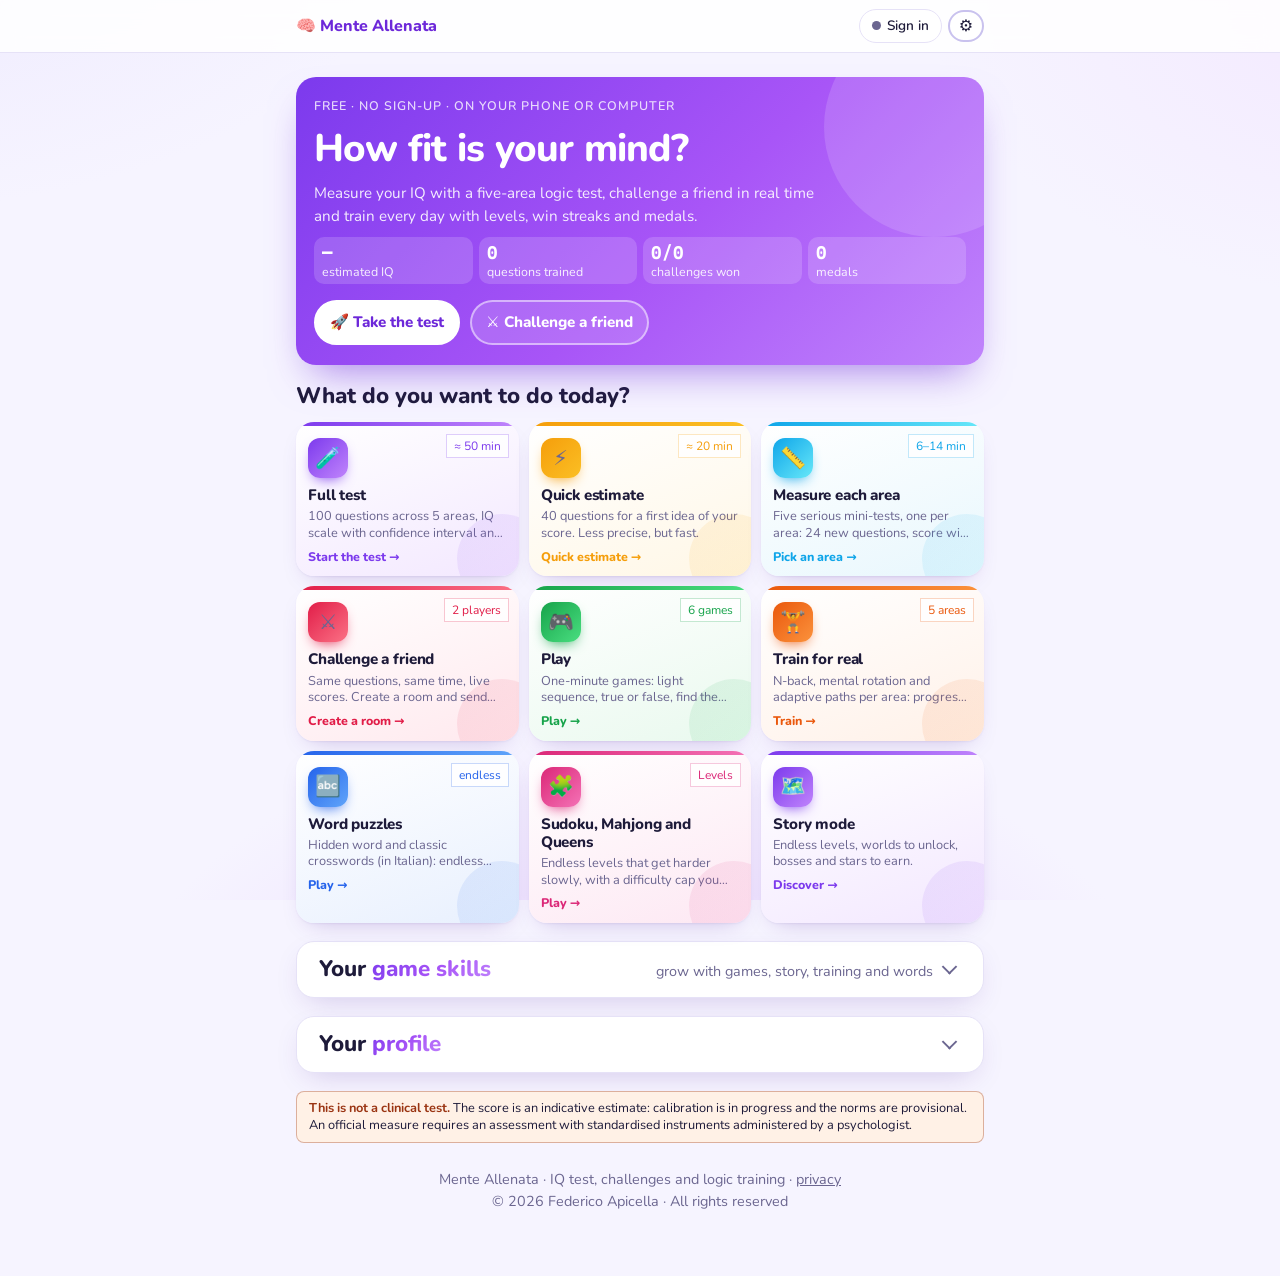
<file: index.html>
<!doctype html>
<html lang="it">
<head>
<meta charset="utf-8">
<meta name="viewport" content="width=device-width,initial-scale=1,viewport-fit=cover">
<meta name="theme-color" content="#6d28d9">
<link rel="manifest" href="/manifest.webmanifest">
<link rel="icon" href="/app/favicon.svg" type="image/svg+xml">
<link rel="icon" href="/app/favicon.ico" sizes="32x32">
<link rel="apple-touch-icon" href="/app/apple-touch-icon.png">
<meta name="apple-mobile-web-app-capable" content="yes">
<meta name="mobile-web-app-capable" content="yes">
<meta name="apple-mobile-web-app-title" content="Mente Allenata">
<meta name="apple-mobile-web-app-status-bar-style" content="default">
<title>Mente Allenata · test del QI, sfide e allenamento di logica</title>
<meta name="description" content="Misura il tuo QI con un test multidominio, sfida un amico online in tempo reale e allena matrici, serie numeriche, analogie, memoria e rotazioni. Gratis, senza registrazione.">
<link rel="stylesheet" href="https://fonts.googleapis.com/css2?family=Nunito:wght@500;700;800&family=Spline+Sans+Mono:wght@400;500;600&display=swap">
<link rel="stylesheet" href="stile.css">
<style>
.home{display:grid;gap:26px}
.sec-head h2 .grad{font-weight:800}
.hero .actions{margin-top:6px}
.kpis{display:grid;grid-template-columns:repeat(auto-fit,minmax(130px,1fr));gap:10px}
.kpi{background:rgba(255,255,255,.16);border-radius:14px;padding:10px 14px;display:grid;gap:2px}
.kpi b{font-family:var(--font-mono);font-size:1.4rem;line-height:1.1}
.kpi span{font-size:.8rem;opacity:.9}
.profile{display:grid;grid-template-columns:minmax(0,1fr) minmax(0,1fr);gap:20px;align-items:center}
.profile .stack{gap:10px}
.prow{display:grid;grid-template-columns:auto 1fr auto;gap:10px;align-items:center;font-size:.95rem}
.prow .track{height:10px;background:var(--border);border-radius:5px;overflow:hidden}
.prow .track>i{display:block;height:100%;border-radius:5px;background:var(--grad)}
.prow .v{font-family:var(--font-mono);color:var(--muted);white-space:nowrap}
.empty{display:grid;gap:10px;justify-items:center;text-align:center;padding:10px}
.empty .ic{font-size:2.4rem}
@media (max-width:640px){.profile{grid-template-columns:1fr}}
/* home compatta: card piccole, due per riga, hero bassa (richiesta di Federico: "ci vuole un mese per scendere") */
.home{gap:18px}
.home .hero{padding:20px 18px;gap:10px;border-radius:20px}
.home .hero h1{font-size:clamp(1.5rem,5vw,2.4rem)}
.home .hero p{font-size:.95rem}
.home .kpis{grid-template-columns:repeat(4,1fr);gap:6px}
.home .kpi{padding:6px 8px;border-radius:10px}
.home .kpi b{font-size:1.1rem}
.home .kpi span{font-size:.78rem;line-height:1.1}
.home .hero .btn.big{font-size:.95rem;padding:9px 14px}
@media (max-width:640px){.home .hero::after{display:none}.home .hero p{display:none}}
</style>
</head>
<body>
<div class="bar">
  <div class="bar-in">
    <div class="title">🧠 Mente Allenata</div>
    <div class="scores"></div>
  </div>
</div>
<main class="wrap home" id="app">

<section class="hero">
  <div class="eyebrow">Gratis · senza registrazione · dal telefono o dal computer</div>
  <h1>Quanto è allenata la tua mente?</h1>
  <p>Misura il tuo QI con un test di logica in cinque aree, sfida un amico in tempo reale e allenati ogni giorno con livelli, serie di vittorie e medaglie.</p>
  <div class="kpis" id="heroKpis"></div>
  <div class="actions"><a class="btn big light" href="test.html">🚀 Fai il test</a><a class="btn big" style="background:rgba(255,255,255,.15);color:#fff;border-color:rgba(255,255,255,.5)" href="sfide/">⚔️ Sfida un amico</a></div>
</section>

<section class="stack">
  <div class="sec-head"><h2>Cosa vuoi fare oggi?</h2></div>
  <div class="tiles compact">
    <a class="tile" href="test.html"><span class="pill">≈ 50 min</span><span class="ic">🧪</span><b>Test completo</b><span>100 quesiti nelle 5 aree, scala QI con intervallo di confidenza e profilo per area.</span><span class="cta">Inizia il test →</span></a>
    <a class="tile" href="test.html#breve"><span class="pill">≈ 20 min</span><span class="ic">⚡</span><b>Stima rapida</b><span>40 quesiti per una prima idea del tuo punteggio. Meno precisa, ma veloce.</span><span class="cta">Stima rapida →</span></a>
    <a class="tile" href="misura/"><span class="pill">6–14 min</span><span class="ic">📏</span><b>Misurati per area</b><span>Cinque mini-test seri, uno per area: 24 quesiti nuovi, punteggio con margine di errore. Scopri dove sei più forte.</span><span class="cta">Scegli l'area →</span></a>
    <a class="tile" href="sfide/"><span class="pill">2 giocatori</span><span class="ic">⚔️</span><b>Sfida un amico</b><span>Stessi quesiti, stesso tempo, punteggi in diretta. Crea una stanza e manda il codice.</span><span class="cta">Crea una stanza →</span></a>
    <a class="tile" href="sfide/allenamento.html#gioca"><span class="pill">6 giochi</span><span class="ic">🎮</span><b>Gioca</b><span>Partite da un minuto: sequenza luminosa, vero o falso, trova la coppia, sprint e altri.</span><span class="cta">Gioca →</span></a>
    <a class="tile" href="sfide/allenamento.html#allenati"><span class="pill">5 aree</span><span class="ic">🏋️</span><b>Allenati sul serio</b><span>N-back, rotazione mentale e percorsi adattivi per area: progressi misurati nel tempo, livelli e medaglie.</span><span class="cta">Allenati →</span></a>
    <a class="tile" href="parole/" id="cardParole"><span class="pill">infiniti</span><span class="ic">🔤</span><b>Parole crociate</b><span>Parola nascosta e cruciverba classici in italiano: livelli senza fine e sfida del giorno.</span><span class="cta">Gioca →</span></a>
    <a class="tile" href="giochi/" id="cardGiochi"><span class="pill">A livelli</span><span class="ic">🧩</span><b>Sudoku, Mahjong e Queens</b><span>Livelli infiniti che salgono piano, con il tetto di difficoltà che scegli tu. Stelle, record e sorprese.</span><span class="cta">Gioca →</span></a>
    <a class="tile" href="storia/" id="cardStoria"><span class="ic">🗺️</span><b>Modalità storia</b><span>Livelli infiniti, mondi da sbloccare, boss e stelle da conquistare.</span><span class="cta">Scopri →</span></a>
  </div>
</section>

<section class="card stack fold" id="abilita" data-fold="abilita"><div class="sec-head"><h2>Le tue <span class="grad">abilità di gioco</span></h2><span class="hint">crescono con giochi, storia, allenamento e parole</span></div><div id="abilitaBox"></div></section>

<section class="card stack fold" id="profilo" data-fold="profilo">
  <div class="sec-head"><h2>Il tuo <span class="grad">profilo</span></h2><span class="hint" id="profiloNota"></span></div>
  <div id="profiloBox"></div>
</section>

<section class="note small"><strong>Non è un test clinico.</strong> Il punteggio è una stima a scopo indicativo: la taratura è in corso e le norme sono provvisorie. Una misura ufficiale richiede una valutazione con strumenti standardizzati somministrati da uno psicologo.</section>
<p class="foot">Mente Allenata · test, sfide e allenamento di logica · <a href="privacy/" style="color:var(--muted)">privacy</a><br>© 2026 Federico Apicella · Tutti i diritti riservati</p>
</main>
<script>window.RACCOLTA_ENDPOINT="https://script.google.com/macros/s/AKfycbzgsmL26nxf3wzvzADgJ4ulpLXbfru19l_NfYDS-NGeXM5lYN4QLITrEe-sNHm23iBi/exec";</script>
<!-- Mini accesso facoltativo (nome utente e password): salva risultati e progressi tra dispositivi. -->
<script src="js/account.js"></script>
<script src="sfide/effetti.js"></script>
<script src="js/abilita.js"></script>
<!-- Menu ⚙️ in alto a destra: accesso, suoni, installa l'app. -->
<script src="js/lingua.js"></script>
<script src="js/menu.js"></script>
<script src="js/energia.js"></script>
<script src="js/segnala.js"></script>
<script>
(function(){
'use strict';
const $=(s)=>document.querySelector(s);
const esc=(s)=>String(s).replace(/[&<>"]/g,c=>({'&':'&amp;','<':'&lt;','>':'&gt;','"':'&quot;'}[c]));
const FX=window.Effetti;
const AREAS=[['matrici','mat','Matrici','🧩'],['serie','num','Serie','🔢'],['analogie','verb','Analogie','💬'],['memoria','mem','Memoria','🧠'],['spaziale','rot','Rotazioni','🔄']];
const ris=FX.load('testqi.risultati',[]);const ultimo=ris.length?ris[ris.length-1]:null;
const all=FX.load('testqi.allenamento',null);
const sfide=FX.load('testqi.sfide',{});
const lvNum=(level)=>1+Math.min(9,Math.floor(level*10));
// riquadro numeri nell'hero
const nTrain=all?all.totalDone:0;const nBadges=all?Object.keys(all.badges||{}).length:0;
const wins=Object.values(sfide).reduce((n,r)=>n+(r.v||0),0),played=Object.values(sfide).reduce((n,r)=>n+(r.v||0)+(r.p||0)+(r.x||0),0);
$('#heroKpis').innerHTML=`<div class="kpi"><b>${ultimo?ultimo.qi:'—'}</b><span>QI stimato</span></div><div class="kpi"><b>${nTrain}</b><span>quesiti allenati</span></div><div class="kpi"><b>${wins}/${played}</b><span>sfide vinte</span></div><div class="kpi"><b>${nBadges}</b><span>medaglie</span></div>`;
// radar: test (percentuali per area) e allenamento (livello/10)
function radar(test,train){
  const cx=200,cy=190,R=130,n=AREAS.length;const ang=(i)=>-Math.PI/2+i*2*Math.PI/n;
  const pt=(i,r)=>`${(cx+R*r*Math.cos(ang(i))).toFixed(1)},${(cy+R*r*Math.sin(ang(i))).toFixed(1)}`;
  const rings=[0.25,0.5,0.75,1].map(r=>`<polygon class="grid" points="${AREAS.map((_,i)=>pt(i,r)).join(' ')}"/>`).join('');
  const axes=AREAS.map((_,i)=>`<line class="axis" x1="${cx}" y1="${cy}" x2="${pt(i,1).split(',')[0]}" y2="${pt(i,1).split(',')[1]}"/>`).join('');
  const labs=AREAS.map((a,i)=>{const [x,y]=pt(i,1.22).split(',');return`<text class="lab" x="${x}" y="${y}" text-anchor="middle" dominant-baseline="middle">${a[3]} ${a[2]}</text>`}).join('');
  const poly=(vals,cls)=>vals?`<polygon class="${cls}" points="${AREAS.map((a,i)=>pt(i,Math.max(0.04,vals[i]||0))).join(' ')}"/>`:'';
  return`<svg class="radar" viewBox="0 0 400 380" role="img" aria-label="Profilo per area">${rings}${axes}${poly(test,'area1')}${poly(train,'area2')}${labs}</svg>`;
}
const testVals=ultimo?AREAS.map(a=>(ultimo.domini&&ultimo.domini[a[0]]||0)/100):null;
const trainVals=all&&nTrain?AREAS.map(a=>{const p=all.aree&&all.aree[a[1]];return p&&p.done?lvNum(p.level)/10:0}):null;
const box=$('#profiloBox');
if(!testVals&&!trainVals){
  box.innerHTML=`<div class="empty"><span class="ic">📊</span><p>Qui vedrai il grafico delle tue cinque aree: forte in memoria? Da allenare le rotazioni? Fai il test o un allenamento per scoprirlo.</p><div class="actions"><a class="btn primary" href="test.html#breve">Stima rapida (20 min)</a><a class="btn" href="sfide/allenamento.html">Allenati</a></div></div>`;
}else{
  const rows=AREAS.map((a,i)=>{const t=testVals?Math.round(testVals[i]*100):null;const l=trainVals?Math.round(trainVals[i]*10):null;
    return`<div class="prow"><span>${a[3]} ${a[2]}</span><span class="track"><i style="width:${t!==null?t:(l||0)*10}%"></i></span><span class="v">${t!==null?t+'%':''}${t!==null&&l?' · ':''}${l?'liv. '+l:''}</span></div>`}).join('');
  const best=testVals?AREAS[testVals.indexOf(Math.max(...testVals))][2]:null,worst=testVals?AREAS[testVals.indexOf(Math.min(...testVals))][2]:null;
  const d=ultimo?new Date(ultimo.data).toLocaleDateString('it-IT',{day:'numeric',month:'long'}):'';
  const share=ultimo?`Il mio QI stimato è ${ultimo.qi} (${ultimo.pct}° percentile). Punto forte: ${best}. Da allenare: ${worst}. Mettiti alla prova: ${location.origin+location.pathname}`:`Il mio profilo di allenamento: ${AREAS.map((a,i)=>a[2]+' liv. '+Math.round(trainVals[i]*10)).join(', ')}. Mettiti alla prova: ${location.origin+location.pathname}`;
  box.innerHTML=`<div class="profile"><div>${radar(testVals,trainVals)}<div class="legend">${testVals?'<span><i style="background:var(--brand)"></i>test (% giuste)</span>':''}${trainVals?'<span><i style="background:var(--opp)"></i>allenamento (livello)</span>':''}</div></div>
    <div class="stack">${ultimo?`<div><span class="eyebrow">Ultimo test · ${d} · forma ${esc(ultimo.forma)}</span><div style="font-size:2.2rem;font-weight:800" class="grad">QI ${ultimo.qi}</div><span class="hint">intervallo ${ultimo.lo}–${ultimo.hi} · ${ultimo.pct}° percentile${best?` · forte in <b>${best}</b>, da allenare <b>${worst}</b>`:''}</span></div>`:''}
    ${rows}<div class="share"><textarea id="shareTxt" readonly>${esc(share)}</textarea><div class="actions"><button class="btn primary" id="shareBtn">Copia e condividi</button><a class="btn" href="sfide/allenamento.html">Allena il punto debole</a></div></div></div></div>`;
  $('#profiloNota').textContent='Salvato su questo dispositivo';
  $('#shareBtn').addEventListener('click',()=>{const ta=$('#shareTxt');const b=$('#shareBtn');const done=()=>{b.textContent='Copiato!'};if(navigator.share){navigator.share({text:ta.value}).catch(()=>{})}else if(navigator.clipboard&&navigator.clipboard.writeText){navigator.clipboard.writeText(ta.value).then(done).catch(()=>{ta.focus();ta.select()})}else{ta.focus();ta.select()}});
}
if(window.Abilita){$('#abilitaBox').innerHTML=window.Abilita.widgetHtml('');window.addEventListener('testqi:account',()=>{$('#abilitaBox').innerHTML=window.Abilita.widgetHtml('')})}
})();
</script>
<!-- App installabile (PWA): service worker, banner "Installa l'app", avviso aggiornamenti. -->
<script src="js/pwa.js"></script>
</body>
</html>
</file>
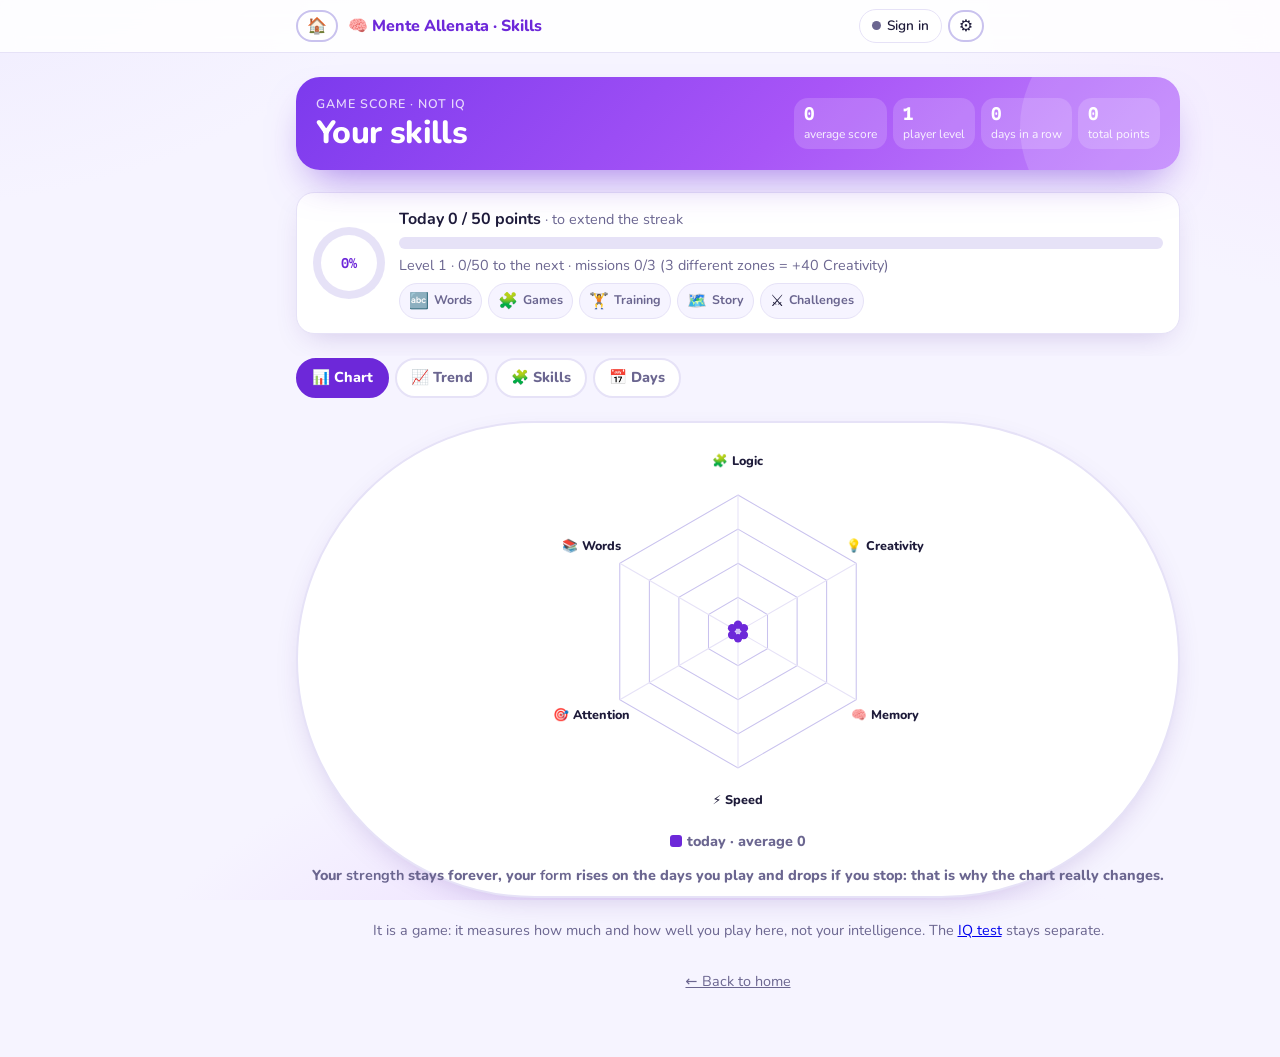
<file: abilita/index.html>
<!doctype html>
<html lang="it">
<head>
<meta charset="utf-8">
<meta name="viewport" content="width=device-width,initial-scale=1,viewport-fit=cover">
<title>Le tue abilità · Mente Allenata</title>
<meta name="description" content="Il grafico delle tue abilità di gioco: logica, creatività, memoria, velocità, attenzione e parole. Cresce con giochi, allenamenti, storia e parole crociate.">
<link rel="stylesheet" href="https://fonts.googleapis.com/css2?family=Nunito:wght@500;700;800&family=Spline+Sans+Mono:wght@400;500;600&display=swap">
<link rel="stylesheet" href="../stile.css">
<style>
.hero.compact{padding:18px 20px;gap:8px}.hero.compact h1{font-size:clamp(1.5rem,5vw,2rem)}
.htop{display:flex;justify-content:space-between;align-items:center;gap:12px;flex-wrap:wrap}
.kpis.mini{grid-template-columns:repeat(4,auto);gap:6px}.kpis.mini .kpi{padding:6px 10px}.kpis.mini .kpi b{font-size:1.1rem}.kpis.mini .kpi span{font-size:.75rem}
.tabs{display:flex;gap:6px;overflow-x:auto;scrollbar-width:none}.tabs::-webkit-scrollbar{display:none}
.tabs button{appearance:none;border:2px solid var(--border);background:var(--surface);border-radius:999px;padding:7px 14px;font:inherit;font-weight:800;font-size:.9rem;cursor:pointer;white-space:nowrap;color:var(--muted)}
.tabs button.on{background:var(--brand);color:#fff;border-color:var(--brand)}
.oggi{display:flex;gap:14px;align-items:center;flex-wrap:wrap}
.oggi .ring{margin:0}
.mis-row{display:flex;gap:6px;flex-wrap:wrap}
.mis-row .mis{padding:5px 9px;border-radius:999px;gap:5px;font-size:.8rem}.mis-row .mis .ic{font-size:1rem}.mis-row .mis .st{font-family:inherit;font-weight:700;font-size:.78rem}.mis-row .mis.ok .st{color:var(--brand)}
.oggi .ring{width:72px;height:72px}.oggi .ring span{width:56px;height:56px;font-size:.85rem}
.kpis{display:grid;grid-template-columns:repeat(auto-fit,minmax(130px,1fr));gap:10px}
.kpi{background:rgba(255,255,255,.16);border-radius:14px;padding:10px 14px;display:grid;gap:2px}
.kpi b{font-family:var(--font-mono);font-size:1.4rem;line-height:1.1}
.kpi span{font-size:.8rem;opacity:.9}
.top{display:grid;grid-template-columns:repeat(auto-fit,minmax(150px,1fr));gap:12px}
.big{font-size:2.6rem;font-weight:800;line-height:1}
.lvbar{height:12px;background:var(--border);border-radius:6px;overflow:hidden}.lvbar>i{display:block;height:100%;background:var(--grad);border-radius:6px}
.skills{display:grid;grid-template-columns:repeat(auto-fit,minmax(260px,1fr));gap:12px}
.skill{display:grid;gap:6px;padding:14px 16px;border-radius:16px;background:var(--bg);border:1px solid var(--border)}
.skill .h{display:flex;justify-content:space-between;align-items:baseline;gap:8px}
.skill .h b{font-size:1.05rem}.skill .h .p{font-family:var(--font-mono);font-weight:600;color:var(--brand);font-size:1.2rem}
.skill .d{font-size:.85rem;color:var(--muted)}
.skill .delta{font-size:.8rem;font-family:var(--font-mono)}.delta.up{color:var(--ok)}.delta.down{color:var(--bad)}
.missioni{display:grid;gap:8px}
.mis{display:flex;align-items:center;gap:12px;padding:10px 14px;border-radius:12px;background:var(--bg);border:1px solid var(--border);text-decoration:none;color:inherit}
.mis.ok{background:var(--ok-soft);border-color:color-mix(in srgb,var(--ok) 35%,transparent)}
.mis .ic{font-size:1.5rem}.mis b{flex:1}.mis .st{font-family:var(--font-mono);font-size:.85rem;color:var(--muted)}
.heat{display:grid;grid-template-columns:repeat(12,1fr);grid-auto-flow:column;grid-template-rows:repeat(7,1fr);gap:4px;max-width:420px}
.heat i{display:block;aspect-ratio:1;border-radius:3px;background:var(--border)}
.heat i.l1{background:var(--brand-200)}.heat i.l2{background:var(--brand-300)}.heat i.l3{background:var(--brand-400)}.heat i.l4{background:var(--brand)}
.ring{--p:0;width:92px;height:92px;border-radius:50%;background:conic-gradient(var(--brand) calc(var(--p)*1%),var(--border) 0);display:grid;place-items:center;margin:0 auto}
.ring span{width:72px;height:72px;border-radius:50%;background:var(--surface);display:grid;place-items:center;font-family:var(--font-mono);font-weight:600;color:var(--brand)}
.toggle{display:flex;gap:6px;flex-wrap:wrap}
.toggle button{appearance:none;border:2px solid var(--border);background:var(--surface);border-radius:999px;padding:5px 12px;font-weight:700;cursor:pointer;font-size:.85rem}
.toggle button.on{background:var(--brand);color:#fff;border-color:var(--brand)}
.chart.linea{height:auto;aspect-ratio:600/160}
</style>
</head>
<body>
<div class="bar"><div class="bar-in"><div class="title"><a href="../" style="color:inherit;text-decoration:none">🧠 Mente Allenata</a> · Abilità</div><div class="scores"></div></div></div>
<main class="wrap" id="app">
<section class="hero compact">
  <div class="htop"><div><div class="eyebrow">Punteggio di gioco · non è il QI</div><h1>Le tue abilità</h1></div><div class="kpis mini" id="kpis"></div></div>
</section>
<section class="card stack" style="padding:14px 16px"><div id="oggi"></div></section>
<div class="tabs" id="tabs"><button class="on" data-tab="grafico">📊 Grafico</button><button data-tab="andamento">📈 Andamento</button><button data-tab="abilita">🧩 Abilità</button><button data-tab="giorni">📅 Giorni</button></div>
<section class="card stack tab" data-tab="grafico"><div id="radar"></div><p class="hint">La <b>forza</b> resta per sempre, la <b>forma</b> sale nei giorni in cui giochi e scende se ti fermi: per questo il grafico cambia davvero.</p></section>
<section class="card stack tab" data-tab="andamento" hidden><div class="toggle" id="toggle"></div><div id="linea"></div><p class="hint" id="lineaNota"></p></section>
<section class="card stack tab" data-tab="abilita" hidden><div class="skills" id="skills"></div></section>
<section class="card stack tab" data-tab="giorni" hidden><div class="heat" id="heat"></div><p class="hint">Ultime 12 settimane: più scuro = più punti quel giorno.</p></section>
<p class="hint" style="text-align:center">È un gioco: misura quanto e quanto bene giochi qui, non la tua intelligenza. Il <a href="../test.html">test del QI</a> resta separato.</p>
<p class="foot"><a href="../" style="color:var(--muted)">← Torna alla home</a></p>
</main>
<script>window.RACCOLTA_ENDPOINT="https://script.google.com/macros/s/AKfycbzgsmL26nxf3wzvzADgJ4ulpLXbfru19l_NfYDS-NGeXM5lYN4QLITrEe-sNHm23iBi/exec";</script>
<script src="../sfide/effetti.js"></script>
<script src="../js/lingua.js"></script>
<script src="../js/menu.js"></script>
<script src="../js/segnala.js"></script>
<script src="../js/account.js"></script>
<script src="../js/abilita.js"></script>
<script>
(function(){
'use strict';
const A=window.Abilita,FX=window.Effetti,$=(s)=>document.querySelector(s);
let campo='tot',giorni=30;
function render(){
  const s=A.stato();
  $('#kpis').innerHTML=`<div class="kpi"><b>${s.totale}</b><span>punteggio medio</span></div><div class="kpi"><b>${s.livello}</b><span>livello giocatore</span></div><div class="kpi"><b>${s.serie}${s.serie?' 🔥':''}</b><span>giorni di fila</span></div><div class="kpi"><b>${s.xp}</b><span>punti totali</span></div>`;
  const pct=Math.min(100,Math.round(100*s.oggi/s.obiettivo));
  const F=A.FONTI;const fontiMis=['parole','giochi','allenamento','storia','sfide'];
  const nf=fontiMis.filter(f=>s.fontiOggi[f]>0).length;
  const NB={parole:'Parole',giochi:'Giochi',allenamento:'Allenamento',storia:'Storia',sfide:'Sfide'};const misR=fontiMis.map(f=>`<a class="mis ${s.fontiOggi[f]?'ok':''}" href="../${F[f].url}" title="${F[f].nome}"><span class="ic">${F[f].ic}</span><span class="st">${s.fontiOggi[f]?'+'+s.fontiOggi[f]:NB[f]}</span></a>`).join('');
  $('#oggi').innerHTML=`<div class="oggi"><div class="ring" style="--p:${pct}"><span>${pct}%</span></div><div class="stack" style="gap:6px;flex:1;min-width:200px"><div><b>Oggi ${s.oggi} / ${s.obiettivo} punti</b> <span class="hint">· ${pct>=100?'obiettivo raggiunto 🔥':'per allungare la serie'}</span></div><div class="lvbar"><i style="width:${Math.min(100,100*s.xpLivello/s.xpProssimo)}%"></i></div><div class="hint">Livello ${s.livello} · ${s.xpLivello}/${s.xpProssimo} al prossimo · missioni ${nf}/3 ${s.bonusOggi?'🎁 bonus preso':'(3 zone diverse = +40 Creatività)'}</div><div class="mis-row">${misR}</div></div></div>`;
  $('#radar').innerHTML=A.radarHtml(s.punteggi)+`<div class="legend"><span><i style="background:var(--brand)"></i>oggi · media ${s.totale}</span></div>`;
  const ser=A.storico(giorni);$('#linea').innerHTML=A.lineaHtml(ser,campo==='tot'?'tot':'p_'+campo);
  const first=ser[0],last=ser[ser.length-1];const v0=campo==='tot'?first.tot:first.p[campo],v1=campo==='tot'?last.tot:last.p[campo];
  $('#lineaNota').textContent=`${giorni} giorni: da ${v0} a ${v1} (${v1-v0>=0?'+':''}${v1-v0}). Ogni abilità ha una forma che scende se non giochi per qualche giorno.`;
  $('#toggle').innerHTML=`<button class="${campo==='tot'?'on':''}" data-c="tot">Media</button>`+A.SKILLS.map(k=>`<button class="${campo===k.id?'on':''}" data-c="${k.id}">${k.ic} ${k.nome}</button>`).join('')+`<button class="${giorni===90?'on':''}" data-g="90">90 g</button>`;
  const prev=A.storico(8)[0].p;
  $('#skills').innerHTML=A.SKILLS.map(k=>{const p=s.punteggi[k.id],d=p-prev[k.id];return`<div class="skill"><div class="h"><b>${k.ic} ${k.nome}</b><span class="p">${p}</span></div><div class="lvbar"><i style="width:${Math.min(100,(p%50)*2)}%"></i></div><div class="d">Liv. ${A.livelloAbilita(p)} · <span class="delta ${d>0?'up':d<0?'down':''}">${d>0?'▲ +':d<0?'▼ ':''}${d||'='} in 7 giorni</span></div><div class="d">${k.desc}</div></div>`}).join('');
  // heat map 12 settimane (colonne = settimane, righe = lun..dom)
  const today=new Date();const dow=(today.getDay()+6)%7;const cells=[];const start=new Date(today);start.setDate(today.getDate()-dow-77);
  for(let i=0;i<84;i++){const d=new Date(start);d.setDate(start.getDate()+i);const k=A.dayKey(d);const g=s.giorni[k];const xp=g?g.xp:0;const l=xp>=s.obiettivo*2?4:xp>=s.obiettivo?3:xp>=20?2:xp>0?1:0;cells.push(`<i class="l${l}" title="${k}: ${xp} punti"></i>`)}
  $('#heat').innerHTML=cells.join('');
}
// la linea per singola abilità legge p_<id>: adattiamo lineaHtml passando un campo derivato
const _linea=A.lineaHtml;A.lineaHtml=(ser,c)=>{if(c.startsWith('p_')){const id=c.slice(2);ser=ser.map(x=>Object.assign({},x,{v:x.p[id]}));c='v'}return _linea(ser,c)};
document.addEventListener('click',e=>{const tb=e.target.closest('#tabs button');if(tb){document.querySelectorAll('#tabs button').forEach(x=>x.classList.toggle('on',x===tb));document.querySelectorAll('section.tab').forEach(x=>x.hidden=x.dataset.tab!==tb.dataset.tab);try{localStorage.setItem('testqi.abilita.tab',tb.dataset.tab)}catch(e){}return}const b=e.target.closest('#toggle button');if(!b)return;if(b.dataset.c)campo=b.dataset.c;if(b.dataset.g)giorni=giorni===90?30:90;render()});
window.addEventListener('testqi:account',render);
render();
try{const t=localStorage.getItem('testqi.abilita.tab');const tb=t&&document.querySelector(`#tabs button[data-tab="${t}"]`);if(tb)tb.click()}catch(e){}
})();
</script>
<script src="../js/pwa.js"></script>
</body>
</html>
</file>
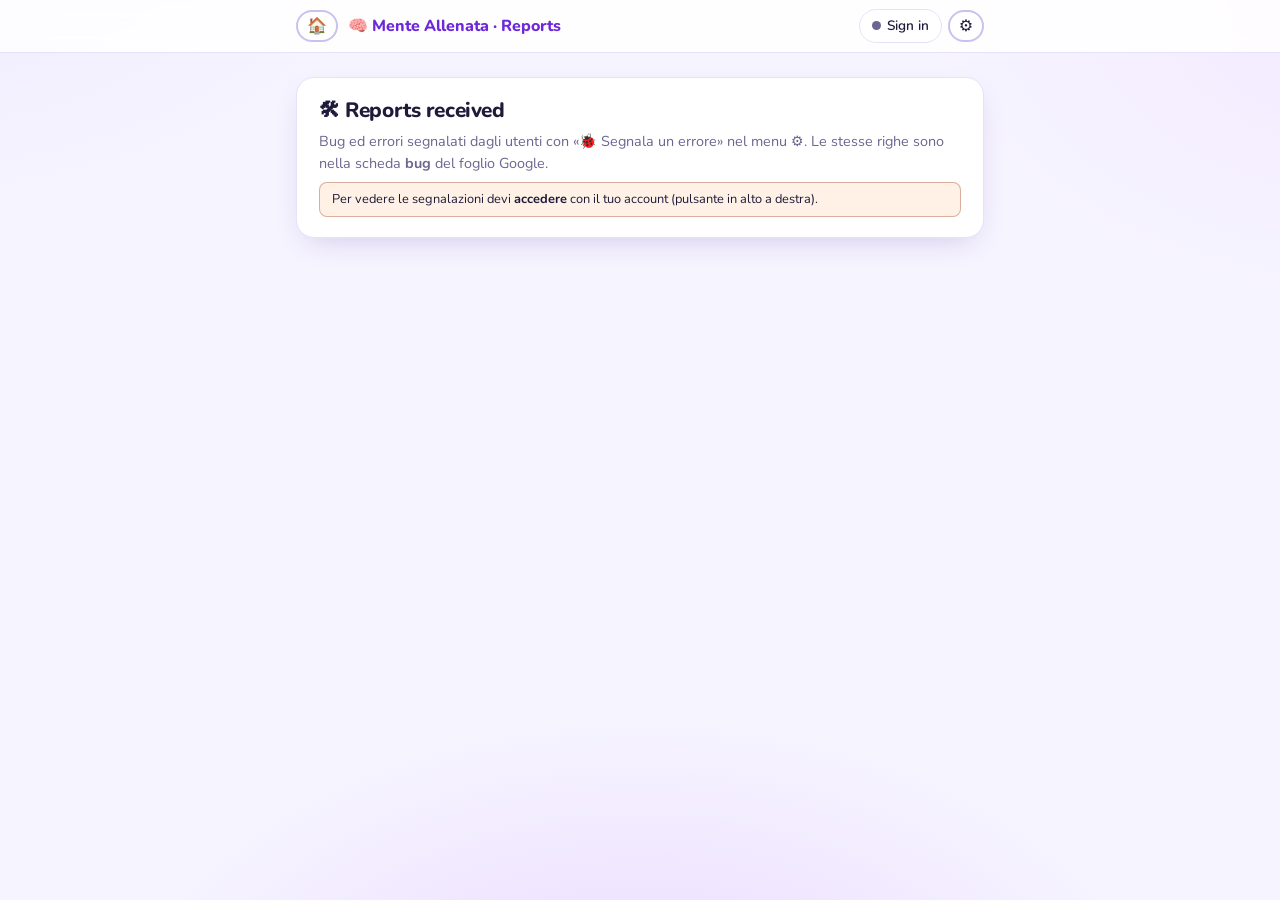
<file: bug/index.html>
<!doctype html>
<html lang="it">
<head>
<meta charset="utf-8">
<meta name="viewport" content="width=device-width,initial-scale=1,viewport-fit=cover">
<title>Segnalazioni ricevute</title>
<meta name="robots" content="noindex">
<link rel="stylesheet" href="https://fonts.googleapis.com/css2?family=Nunito:wght@500;700;800&family=Spline+Sans+Mono:wght@400;500;600&display=swap">
<link rel="stylesheet" href="../stile.css">
<link rel="manifest" href="../manifest.webmanifest">
<style>
.bugs{display:grid;gap:10px}
.bug{display:grid;gap:6px}
.bug .top{display:flex;gap:8px;align-items:center;flex-wrap:wrap;font-size:.85rem;color:var(--muted)}
.bug .st{font-weight:800;border-radius:999px;padding:2px 10px;font-size:.78rem;color:#fff;background:#999}
.bug .st.nuovo{background:#e11d48}.bug .st.in_corso{background:#f59e0b}.bug .st.risolto{background:#16a34a}
.bug .msg{font-size:1.05rem;white-space:pre-wrap;word-break:break-word}
.bug .meta{font-size:.85rem;color:var(--muted);word-break:break-word}
.bug .err{font-family:var(--font-mono);font-size:.75rem;white-space:pre-wrap;word-break:break-all;color:#b91c1c}
.bug .row{display:flex;gap:6px;flex-wrap:wrap;align-items:center}
.bug .row .btn{padding:6px 12px;font-size:.85rem}
.bug input{font:inherit;padding:6px 10px;border-radius:10px;border:1px solid var(--border);flex:1 1 140px;min-width:0;background:var(--bg);color:inherit}
.filtri{display:flex;gap:6px;flex-wrap:wrap}
.filtri .btn{padding:6px 12px;font-size:.85rem}
.filtri .btn.on{background:var(--grad);color:#fff;border-color:transparent}
</style>
</head>
<body>
<div class="bar">
  <div class="bar-in">
    <div class="title"><a href="../" style="color:inherit;text-decoration:none">🧠 Mente Allenata</a> · Segnalazioni</div>
    <div class="scores"></div>
  </div>
</div>
<main class="wrap" style="display:grid;gap:14px">
  <section class="card" style="display:grid;gap:8px">
    <h1 style="margin:0;font-size:1.3rem">🛠 Segnalazioni ricevute</h1>
    <p class="hint" style="margin:0">Bug ed errori segnalati dagli utenti con «🐞 Segnala un errore» nel menu ⚙️. Le stesse righe sono nella scheda <b>bug</b> del foglio Google.</p>
    <div id="stato" class="note small">Caricamento…</div>
    <div class="filtri" id="filtri" hidden>
      <button type="button" class="btn on" data-f="aperti">Da fare</button>
      <button type="button" class="btn" data-f="risolto">Risolti</button>
      <button type="button" class="btn" data-f="tutti">Tutti</button>
      <button type="button" class="btn" id="ricarica">↻ Aggiorna</button>
      <button type="button" class="btn" id="copia">📋 Copia per Claude</button>
    </div>
  </section>
  <section class="bugs" id="lista"></section>
</main>
<script>window.RACCOLTA_ENDPOINT="https://script.google.com/macros/s/AKfycbzgsmL26nxf3wzvzADgJ4ulpLXbfru19l_NfYDS-NGeXM5lYN4QLITrEe-sNHm23iBi/exec";</script>
<script src="../sfide/effetti.js"></script>
<script src="../js/lingua.js"></script>
<script src="../js/menu.js"></script>
<script src="../js/segnala.js"></script>
<script src="../js/account.js"></script>
<script src="../js/pwa.js"></script>
<script>
(function () {
  'use strict';
  var lista = document.getElementById('lista'), stato = document.getElementById('stato'), filtri = document.getElementById('filtri');
  var bugs = [], filtro = 'aperti';
  function esc(s) { return String(s == null ? '' : s).replace(/[&<>"]/g, function (c) { return { '&': '&amp;', '<': '&lt;', '>': '&gt;', '"': '&quot;' }[c]; }); }
  function token() { try { var a = JSON.parse(localStorage.getItem('testqi.account')); return a && a.token; } catch (e) { return null; } }
  function chiama(d) {
    return fetch(window.RACCOLTA_ENDPOINT, { method: 'POST', headers: { 'Content-Type': 'text/plain;charset=utf-8' }, body: JSON.stringify(d) })
      .then(function (r) { return r.text(); }).then(function (t) { var o; try { o = JSON.parse(t); } catch (e) { throw new Error('Risposta inattesa dal server: ' + t.slice(0, 80)); } if (!o.ok) throw new Error(o.errore || 'errore'); return o; });
  }
  function quando(iso) { if (!iso) return ''; var d = new Date(iso); return isNaN(d) ? String(iso) : d.toLocaleString('it-IT', { day: '2-digit', month: '2-digit', hour: '2-digit', minute: '2-digit' }); }
  function nomeStato(s) { return { nuovo: 'Nuovo', in_corso: 'In corso', risolto: 'Risolto' }[s] || s; }
  function visibili() { return bugs.filter(function (b) { return filtro === 'tutti' || (filtro === 'risolto' ? b.stato === 'risolto' : b.stato !== 'risolto'); }); }
  function disegna() {
    var v = visibili();
    lista.innerHTML = v.length ? v.map(function (b) {
      return '<article class="card bug" data-id="' + esc(b.id) + '">' +
        '<div class="top"><span class="st ' + esc(b.stato) + '">' + esc(nomeStato(b.stato)) + '</span><span>' + esc(quando(b.ricevuto)) + '</span>' + (b.utente ? '<span>👤 ' + esc(b.utente) + '</span>' : '') + '<span style="margin-left:auto;font-family:var(--font-mono)">' + esc(b.id) + '</span></div>' +
        '<div class="msg">' + esc(b.messaggio) + '</div>' +
        '<div class="meta">📄 <a href="' + esc(b.pagina) + '">' + esc(b.pagina) + '</a>' + (b.contesto ? ' · 🎯 ' + esc(b.contesto) : '') + ' · 📱 ' + esc(b.dispositivo) + ' · ' + esc(b.schermo) + (b.titolo ? ' · «' + esc(b.titolo) + '»' : '') + '</div>' +
        (b.errori_js ? '<div class="err">⚠️ ' + esc(b.errori_js) + '</div>' : '') +
        (b.extra_json ? '<div class="err" style="color:var(--muted)">' + esc(b.extra_json) + '</div>' : '') +
        '<div class="row">' +
          (b.stato !== 'in_corso' && b.stato !== 'risolto' ? '<button type="button" class="btn" data-st="in_corso">🔧 In corso</button>' : '') +
          (b.stato !== 'risolto' ? '<button type="button" class="btn primary" data-st="risolto">✅ Risolto</button>' : '<button type="button" class="btn" data-st="nuovo">↩ Riapri</button>') +
          '<input type="text" placeholder="nota (facoltativa)" value="' + esc(b.nota) + '" data-nota>' +
        '</div></article>';
    }).join('') : '<div class="card"><p class="hint" style="margin:0">' + (filtro === 'aperti' ? 'Nessuna segnalazione da fare. 🎉' : 'Niente qui.') + '</p></div>';
  }
  function carica() {
    var t = token();
    if (!t) { stato.innerHTML = 'Per vedere le segnalazioni devi <b>accedere</b> con il tuo account (pulsante in alto a destra).'; filtri.hidden = true; lista.innerHTML = ''; return; }
    stato.textContent = 'Caricamento…';
    chiama({ azione: 'bug_lista', token: t }).then(function (o) {
      bugs = o.bug || [];
      var aperti = bugs.filter(function (b) { return b.stato !== 'risolto'; }).length;
      stato.textContent = bugs.length ? aperti + ' da fare su ' + bugs.length + ' ricevute.' : 'Nessuna segnalazione ricevuta finora.';
      filtri.hidden = false; disegna();
    }, function (e) {
      filtri.hidden = true; lista.innerHTML = '';
      stato.textContent = /amministratori|Sessione/.test(e.message) ? e.message : 'Non riesco a leggere le segnalazioni: ' + e.message + ' (il server Apps Script potrebbe non essere ancora aggiornato: vedi docs/bug.md).';
    });
  }
  lista.addEventListener('click', function (e) {
    var b = e.target.closest('[data-st]'); if (!b) return;
    var art = b.closest('.bug'), id = art.getAttribute('data-id'), nota = art.querySelector('[data-nota]').value;
    b.disabled = true;
    chiama({ azione: 'bug_stato', token: token(), id: id, stato: b.getAttribute('data-st'), nota: nota }).then(function () {
      bugs.forEach(function (x) { if (x.id === id) { x.stato = b.getAttribute('data-st'); x.nota = nota; } });
      stato.textContent = bugs.filter(function (x) { return x.stato !== 'risolto'; }).length + ' da fare su ' + bugs.length + ' ricevute.';
      disegna();
    }, function (err) { b.disabled = false; alert(err.message); });
  });
  filtri.addEventListener('click', function (e) {
    var b = e.target.closest('[data-f]'); if (!b) return;
    filtro = b.getAttribute('data-f');
    filtri.querySelectorAll('[data-f]').forEach(function (x) { x.classList.toggle('on', x === b); });
    disegna();
  });
  document.getElementById('ricarica').addEventListener('click', carica);
  document.getElementById('copia').addEventListener('click', function () {
    var txt = visibili().map(function (b) {
      return '- [' + nomeStato(b.stato) + '] ' + b.id + ' · ' + quando(b.ricevuto) + (b.utente ? ' · ' + b.utente : '') + '\n  ' + b.messaggio.replace(/\n/g, '\n  ') +
        '\n  pagina: ' + b.pagina + (b.contesto ? ' · ' + b.contesto : '') + ' · ' + b.dispositivo + ' · ' + b.schermo + (b.errori_js ? '\n  errori: ' + b.errori_js.replace(/\n/g, ' | ') : '') + (b.nota ? '\n  nota: ' + b.nota : '');
    }).join('\n');
    var fine = function () { var b = document.getElementById('copia'); b.textContent = '✅ Copiato'; setTimeout(function () { b.textContent = '📋 Copia per Claude'; }, 1500); };
    if (navigator.clipboard) navigator.clipboard.writeText(txt).then(fine, function () { prompt('Copia:', txt); });
    else prompt('Copia:', txt);
  });
  window.addEventListener('testqi:account', carica);
  document.addEventListener('visibilitychange', function () { if (document.visibilityState === 'visible') carica(); });
  carica();
})();
</script>
</body>
</html>
</file>
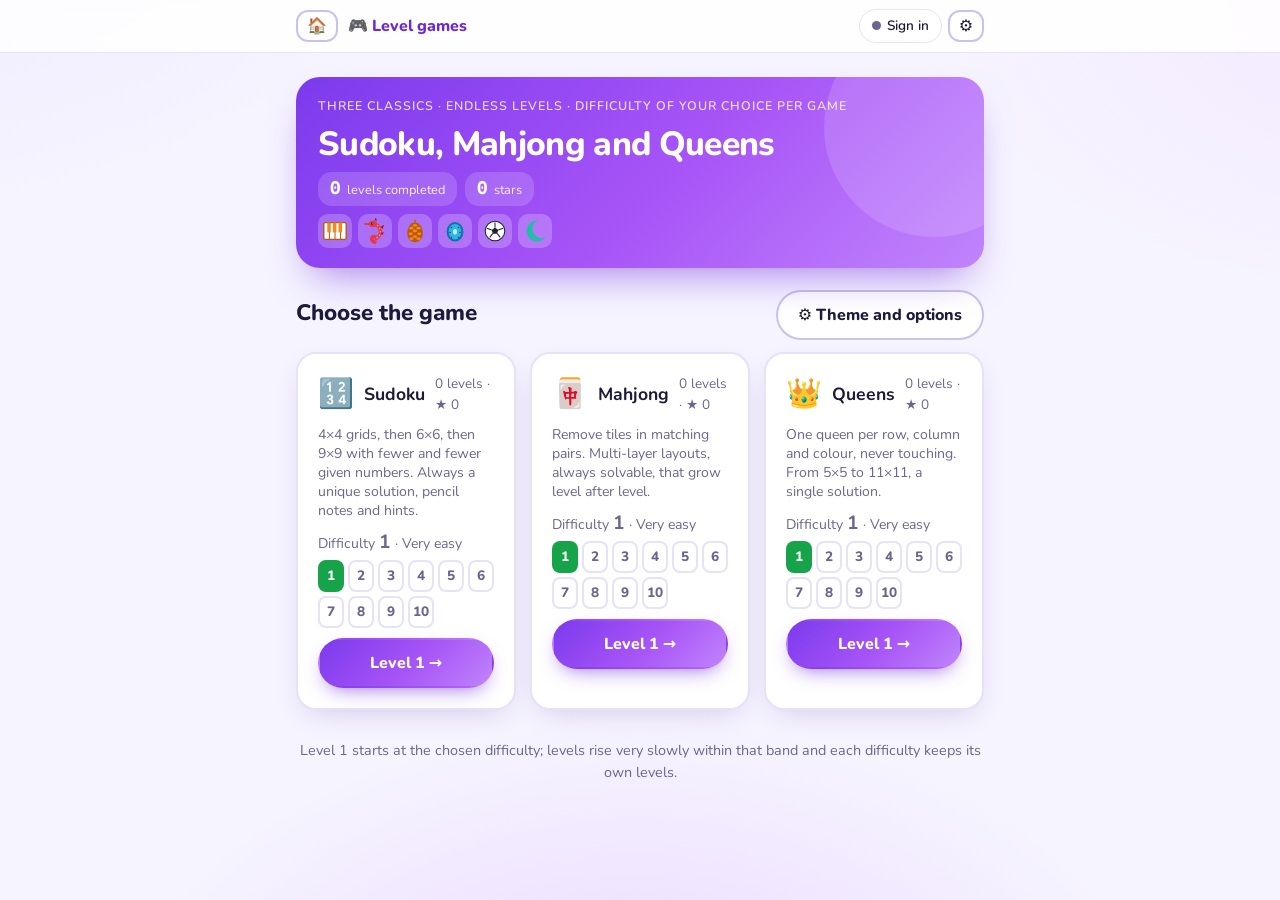
<file: giochi/index.html>
<!doctype html>
<html lang="it">
<head>
<meta charset="utf-8">
<meta name="viewport" content="width=device-width,initial-scale=1,viewport-fit=cover">
<title>Giochi a livelli · Sudoku, Mahjong e Queens · Mente Allenata</title>
<meta name="description" content="Tre giochi di logica a livelli infiniti: Sudoku, Mahjong solitario e Queens. La difficoltà sale piano, si ferma dove vuoi tu, e ogni 25 livelli si sblocca una nuova grafica.">
<link rel="stylesheet" href="https://fonts.googleapis.com/css2?family=Nunito:wght@500;700;800&family=Spline+Sans+Mono:wght@400;500;600&display=swap">
<link rel="stylesheet" href="../stile.css">
<link rel="stylesheet" href="giochi.css">
</head>
<body>
<div class="bar">
  <div class="bar-in">
    <div class="title">🎮 Giochi a livelli</div>
    <div class="scores" id="barScores"></div>
    <span id="barSound" style="margin-left:auto"></span>
    <span id="cardAccedi"></span>
  </div>
</div>
<main class="wrap hub" id="app">
  <section class="hero">
    <div class="eyebrow">Tre classici · livelli infiniti · difficoltà a scelta per gioco</div>
    <h1>Sudoku, Mahjong e Queens</h1>
    <div class="kpis" id="kpis"></div>
    <div class="g-anteprima" id="anteprima" aria-hidden="true"></div>
  </section>
  <section class="stack">
    <div class="sec-head"><h2>Scegli il gioco</h2><button class="btn" id="bSet">⚙️ Grafica e opzioni</button></div>
    <div class="g-cards" id="cards"></div>
  </section>
  <p class="foot hint">Il livello 1 parte alla difficoltà scelta; i livelli salgono pianissimo dentro la fascia e ogni difficoltà tiene i suoi livelli.</p>
</main>
<script src="../sfide/effetti.js"></script>
<script src="../js/lingua.js"></script>
<script src="../js/menu.js"></script>
<script src="../js/energia.js"></script>
<script src="../js/segnala.js"></script>
<script src="comune.js"></script>
<script src="temi.js"></script>
<script>
(function(){
'use strict';
const G=window.Giochi,FX=window.Effetti,$=(s)=>document.querySelector(s),esc=G.esc;
let P=G.load();
const DESC={sudoku:'Griglie 4×4, poi 6×6, poi 9×9 con sempre meno numeri dati. Soluzione sempre unica, note a matita e aiuti.',mahjong:'Togli le tessere a coppie uguali. Disposizioni a più piani, sempre risolvibili, che crescono livello dopo livello.',queens:'Una regina per riga, colonna e colore, senza che si tocchino. Da 5×5 a 11×11, una sola soluzione.'};
function disegna(){
  P=G.load();G.applySkin(P);const tot=G.totale(P),st=G.stelleTot(P);
  const TM=window.Temi;const ids=TM.SET_IDS.slice().sort(()=>Math.random()-.5).slice(0,6);$('#anteprima').innerHTML=ids.map(id=>TM.icona(id,Math.floor(Math.random()*12),Math.floor(Math.random()*10))).join('');
  $('#kpis').innerHTML=`<div class="kpi"><b>${tot}</b><span>livelli completati</span></div><div class="kpi"><b>${st}</b><span>stelle</span></div>`;
  $('#cards').innerHTML=Object.keys(G.GIOCHI).map(k=>{const g=G.GIOCHI[k],p=P[k];const n=Object.keys(p.stelle).length;const d=G.diffOf(p.next,p.diff);const stars=Object.values(p.stelle).reduce((a,b)=>a+b,0);
    return`<div class="g-card"><div class="head"><span class="ic">${g.ic}</span><b>${g.nome}</b><span class="lv"><span>${n} livell${n===1?'o':'i'} · ★ ${stars}</span></span></div><span class="hint">${DESC[k]}</span>
      ${G.diffPickerHtml('d_'+k,p.diff)}
      <a class="btn primary" href="${g.file}">${p.corso?'Riprendi il livello '+p.corso.level:'Livello '+p.next} →</a></div>`}).join('');
  $('#cards').querySelectorAll('.g-diff').forEach(box=>box.addEventListener('click',e=>{const b=e.target.closest('.g-diff-b');if(!b)return;const k=box.id.slice(2);G.cambiaDiff(P,k,+b.dataset.v);G.save(P);FX.beep('tick');disegna()}));
}
$('#bSet').addEventListener('click',()=>G.impostazioni(P,disegna,null,true));
G.onSync=disegna;
if($('#barSound')){$('#barSound').innerHTML=FX.soundButtonHtml();FX.bindSoundButton()}
disegna();
})();
</script>
<script>window.RACCOLTA_ENDPOINT="https://script.google.com/macros/s/AKfycbzgsmL26nxf3wzvzADgJ4ulpLXbfru19l_NfYDS-NGeXM5lYN4QLITrEe-sNHm23iBi/exec";</script>
<script src="../js/account.js"></script>
</body>
</html>
</file>
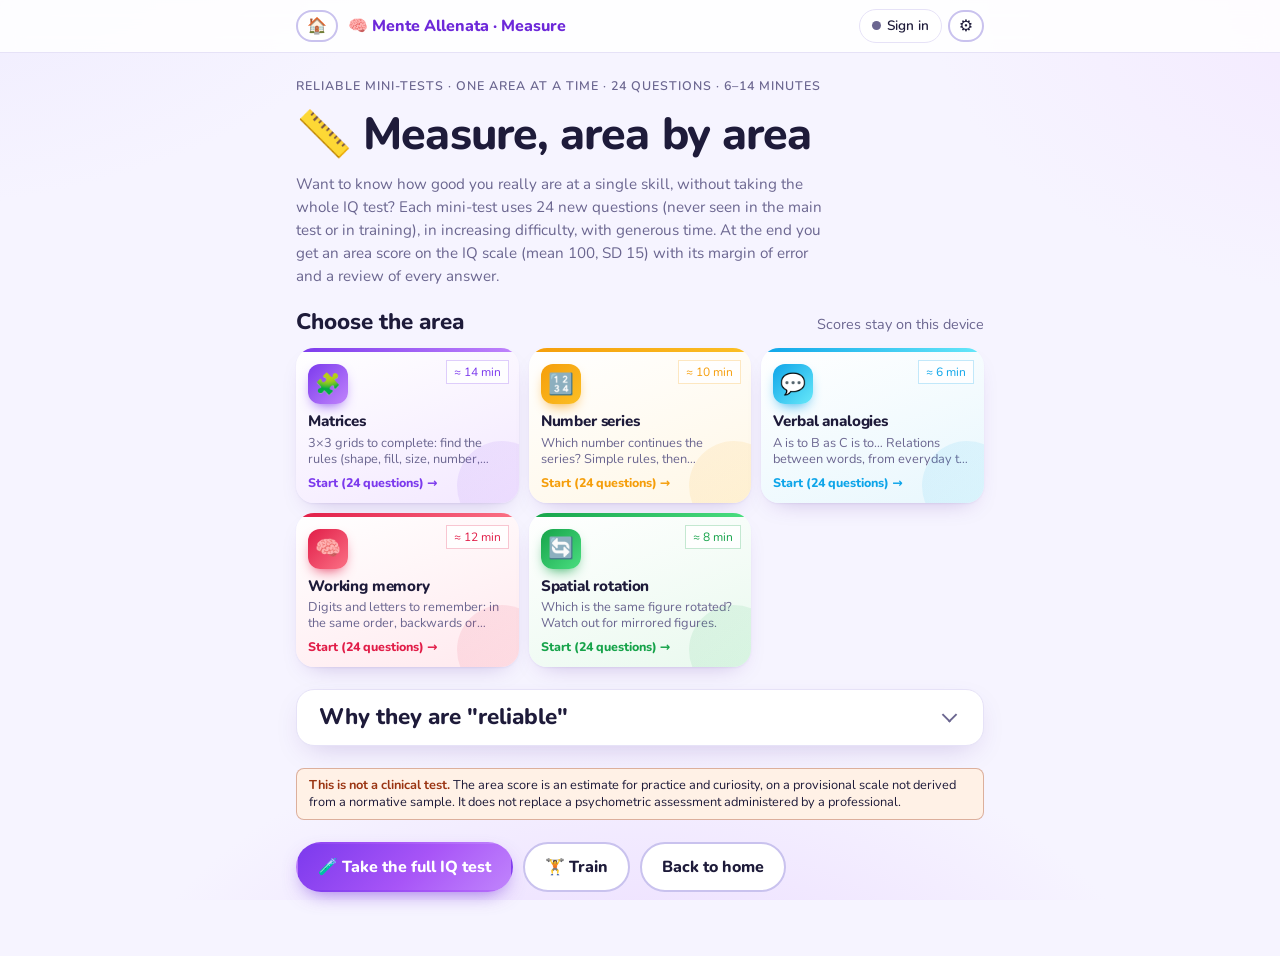
<file: misura/index.html>
<!doctype html>
<html lang="it">
<head>
<meta charset="utf-8">
<meta name="viewport" content="width=device-width,initial-scale=1,viewport-fit=cover">
<title>Misurati: mini-test attendibili per area</title>
<meta name="description" content="Cinque mini-test seri, uno per area: matrici, serie numeriche, analogie, memoria di lavoro e rotazioni. 24 quesiti ciascuno, punteggio con margine di errore, dati anonimi per la taratura.">
<link rel="stylesheet" href="https://fonts.googleapis.com/css2?family=Nunito:wght@500;700;800&family=Spline+Sans+Mono:wght@400;500;600&display=swap">
<link rel="stylesheet" href="../stile.css">
<link rel="manifest" href="../manifest.webmanifest">
<style>
.mis{display:grid;gap:22px}
.tile{position:relative}
.tile .res{display:flex;gap:8px;align-items:baseline;flex-wrap:wrap;margin-top:2px}
.tile .res b{font-family:var(--font-mono);font-size:1.2rem;color:var(--c1,var(--brand))}
.tile .res small{color:var(--muted)}
.tile .meta{font-size:.85rem}
</style>
</head>
<body>
<div class="bar">
  <div class="bar-in">
    <div class="title"><a href="../" style="color:inherit;text-decoration:none">🧠 Mente Allenata</a> · Misurati</div>
    <div class="scores"></div>
  </div>
</div>
<main class="wrap mis">
<section class="stack">
  <div class="eyebrow">Mini-test attendibili · una sola area alla volta · 24 quesiti · 6–14 minuti</div>
  <h1>📏 Misurati, area per area</h1>
  <p class="lede" style="font-size:.95rem">Vuoi sapere quanto vali davvero in una sola abilità, senza fare tutto il test del QI? Ogni mini-test usa 24 quesiti nuovi (mai visti nel test principale né negli allenamenti), in ordine di difficoltà crescente, con un tempo largo. Alla fine ottieni un punteggio di area sulla scala del QI (media 100, DS 15) con il suo margine di errore e la revisione di ogni risposta.</p>
</section>
<section class="stack">
  <div class="sec-head"><h2>Scegli l'area</h2><span class="hint" id="nota"></span></div>
  <div class="tiles compact" id="tiles"></div>
</section>
<section class="card stack fold" data-fold="misura-perche">
  <h2>Perché sono "attendibili"</h2>
  <p>Gli allenamenti e i giochi servono a divertirsi e migliorare: cambiano difficoltà in base a come vai, spiegano le risposte e non misurano nulla con precisione. I mini-test invece sono fissi e a tempo, come il test del QI: tutti rispondono agli stessi 24 quesiti, così il punteggio si può confrontare e la sua precisione si può calcolare.</p>
  <p>Con 24 quesiti l'attendibilità attesa è intorno a 0,85, cioè un margine di errore di circa ±11 punti al 95%: meno preciso del test completo (±9) e dell'esteso (±7), ma più preciso del profilo per area che ricavi da un test unico, dove ogni area ha solo 8–40 quesiti e i confronti tra aree sono indicativi.</p>
  <p>I risultati vengono salvati in forma anonima con una versione separata per area (per esempio <span class="mono">area-mat-1.0</span>), così l'attendibilità di ciascun mini-test verrà stimata sui dati reali e la scala provvisoria sarà sostituita dalle norme.</p>
</section>
<section class="note small"><strong>Non è un test clinico.</strong> Il punteggio di area è una stima a scopo di esercizio e curiosità, su una scala provvisoria non derivata da un campione normativo. Non sostituisce una valutazione psicometrica somministrata da un professionista.</section>
<div class="actions"><a class="btn primary" href="../test.html">🧪 Fai il test del QI completo</a><a class="btn" href="../sfide/allenamento.html">🏋️ Allenati</a><a class="btn" href="../">Torna alla home</a></div>
</main>
<script src="../sfide/effetti.js"></script>
<script src="../js/account.js"></script>
<script src="../js/lingua.js"></script>
<script src="../js/menu.js"></script>
<script src="../js/segnala.js"></script>
<script>
(function(){
const $=(s)=>document.querySelector(s);
const esc=(s)=>String(s).replace(/[&<>"]/g,c=>({'&':'&amp;','<':'&lt;','>':'&gt;','"':'&quot;'}[c]));
const AREE=[
  ['mat','matrici','Matrici','🧩',14,'Griglie 3×3 da completare: trova le regole (forma, riempimento, dimensione, numero, rotazione).'],
  ['num','serie','Serie numeriche','🔢',10,'Qual è il numero che continua la serie? Regole semplici, poi combinate e alternate.'],
  ['verb','analogie','Analogie verbali','💬',6,'A sta a B come C sta a… Relazioni tra parole, dal lessico comune a quello ricercato.'],
  ['mem','memoria','Memoria di lavoro','🧠',12,'Cifre e lettere da ricordare: nello stesso ordine, al contrario o riordinate.'],
  ['rot','spaziale','Rotazione spaziale','🔄',8,'Qual è la stessa figura ruotata? Attenzione alle figure riflesse allo specchio.'],
];
let aree={};try{aree=JSON.parse(localStorage.getItem('testqi.aree')||'{}')}catch(e){}
const fascia=(p)=>p>=130?'molto superiore':p>=120?'superiore':p>=110?'medio-alto':p>=90?'nella media':p>=80?'medio-basso':p>=70?'basso':'molto basso';
let fatti=0;
$('#tiles').innerHTML=AREE.map(([id,dom,nome,ic,min,desc])=>{
  const r=aree[dom];if(r)fatti++;
  const d=r?new Date(r.data).toLocaleDateString('it-IT',{day:'numeric',month:'short'}):'';
  const res=r?`<span class="res"><b>${r.punteggio}</b><small>${esc(fascia(r.punteggio))} · ${r.lo}–${r.hi} · ${r.grezzo}/${r.totale} · ${d}</small></span>`:'';
  return`<a class="tile" href="../test.html?area=${id}"><span class="pill">≈ ${min} min</span><span class="ic">${ic}</span><b>${esc(nome)}</b><span>${esc(desc)}</span>${res}<span class="cta">${r?'Rifai il mini-test →':'Inizia (24 quesiti) →'}</span></a>`;
}).join('');
$('#nota').textContent=fatti?`${fatti} su 5 fatti su questo dispositivo`:'I punteggi restano su questo dispositivo';
})();
</script>
<script src="../js/pwa.js"></script>
</body>
</html>
</file>
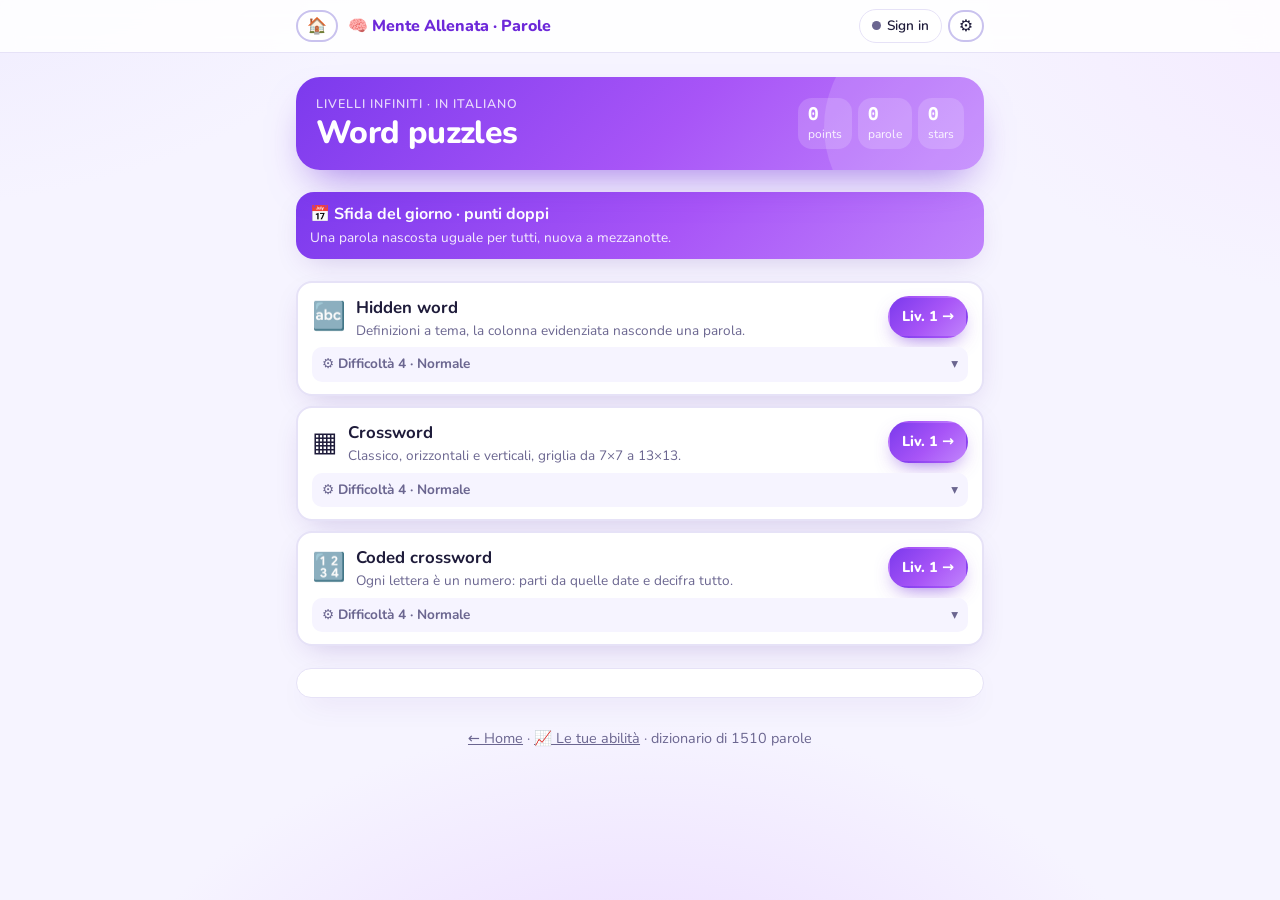
<file: parole/index.html>
<!doctype html>
<html lang="it">
<head>
<meta charset="utf-8">
<meta name="viewport" content="width=device-width,initial-scale=1,viewport-fit=cover">
<title>Parole crociate infinite · Mente Allenata</title>
<meta name="description" content="Parola nascosta e cruciverba classici in italiano, con livelli infiniti generati dal nostro dizionario. Gratis, senza registrazione.">
<link rel="stylesheet" href="https://fonts.googleapis.com/css2?family=Nunito:wght@500;700;800&family=Spline+Sans+Mono:wght@400;500;600&display=swap">
<link rel="stylesheet" href="../stile.css">
<link rel="stylesheet" href="parole.css">
</head>
<body>
<div class="bar"><div class="bar-in"><div class="title" id="barTitle">🧠 Mente Allenata · Parole</div><div class="scores"></div></div></div>
<main class="wrap" id="app"></main>
<script>window.RACCOLTA_ENDPOINT="https://script.google.com/macros/s/AKfycbzgsmL26nxf3wzvzADgJ4ulpLXbfru19l_NfYDS-NGeXM5lYN4QLITrEe-sNHm23iBi/exec";</script>
<script src="../sfide/effetti.js"></script>
<script src="../js/lingua.js"></script>
<script src="../js/menu.js"></script>
<script src="../js/energia.js"></script>
<script src="../js/segnala.js"></script>
<script src="../js/account.js"></script>
<script src="../js/abilita.js"></script>
<script src="dizionario.js"></script>
<script src="parole.js"></script>
<script src="../js/pwa.js"></script>
</body>
</html>
</file>
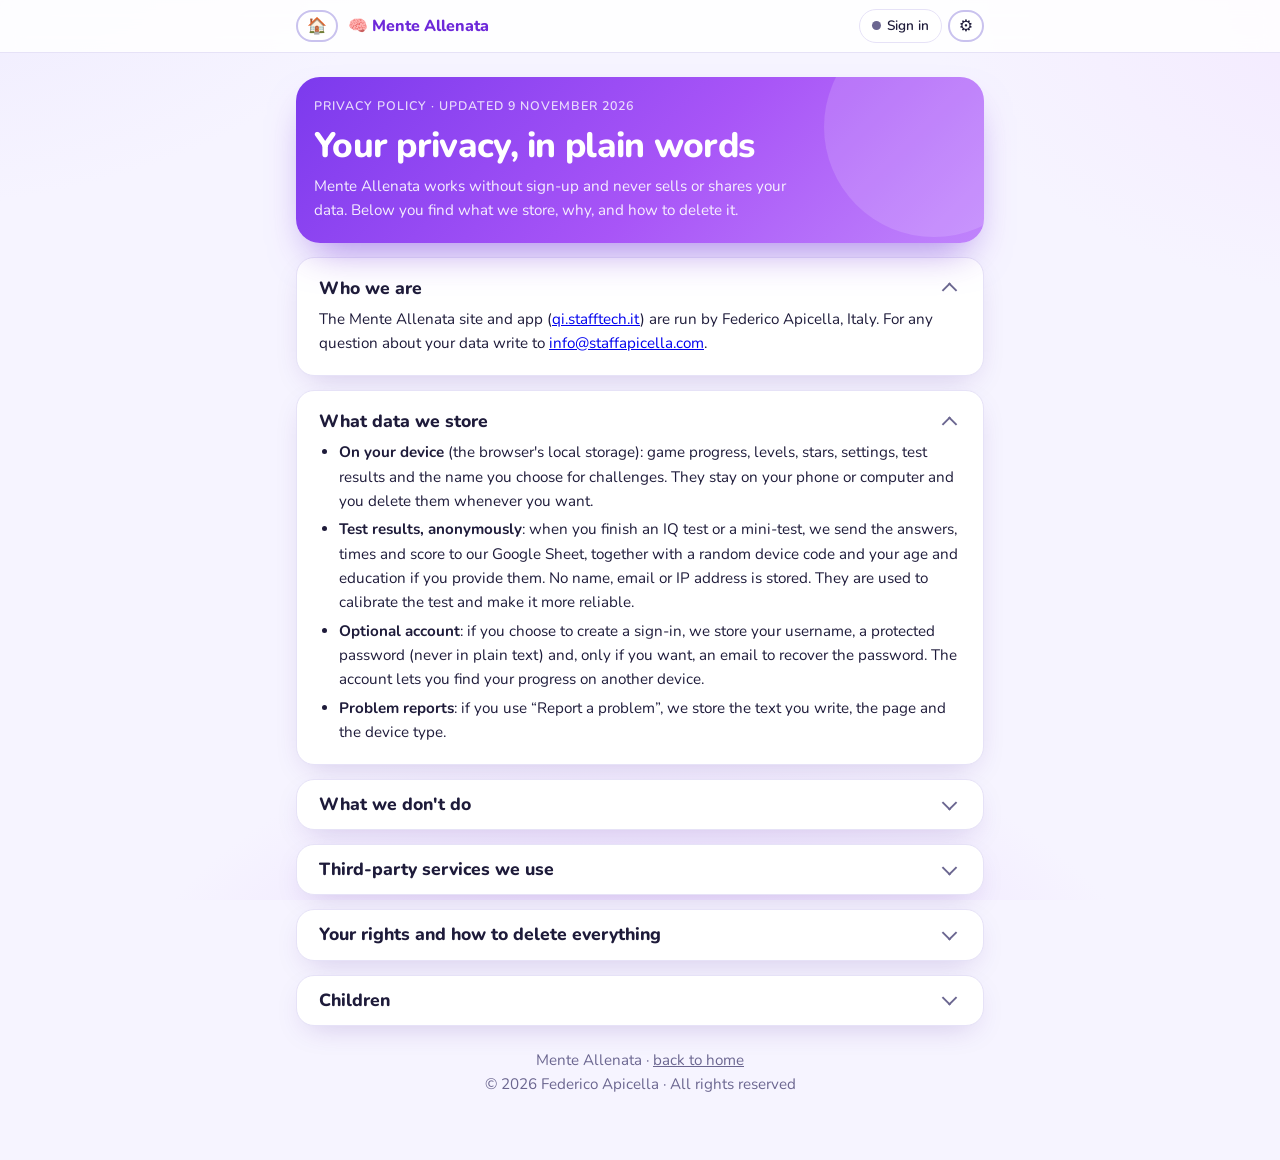
<file: privacy/index.html>
<!doctype html>
<html lang="it">
<head>
<meta charset="utf-8">
<meta name="viewport" content="width=device-width,initial-scale=1,viewport-fit=cover">
<meta name="theme-color" content="#6d28d9">
<link rel="manifest" href="/manifest.webmanifest">
<link rel="icon" href="/app/favicon.svg" type="image/svg+xml">
<link rel="apple-touch-icon" href="/app/apple-touch-icon.png">
<title>Privacy · Mente Allenata</title>
<meta name="description" content="Informativa sulla privacy di Mente Allenata: quali dati raccogliamo, perché e come cancellarli.">
<link rel="stylesheet" href="https://fonts.googleapis.com/css2?family=Nunito:wght@500;700;800&display=swap">
<link rel="stylesheet" href="../stile.css">
<style>
.priv{display:grid;gap:14px}
.priv h1{font-size:clamp(1.5rem,5vw,2.2rem)}
.priv h2{font-size:1.1rem;margin:0}
.priv .card{gap:8px}
.priv p,.priv li{font-size:.95rem;line-height:1.6}
.priv ul{margin:0;padding-left:20px;display:grid;gap:4px}
.priv .fold:not(.open)>:not(.sec-head){display:none}
</style>
</head>
<body>
<div class="bar"><div class="bar-in"><div class="title">🧠 Mente Allenata</div><div class="scores"></div></div></div>
<main class="wrap priv" id="app">
<section class="hero" style="padding:20px 18px;gap:8px">
  <div class="eyebrow">Informativa sulla privacy · aggiornata il 9 novembre 2026</div>
  <h1>La tua privacy, in parole semplici</h1>
  <p style="margin:0">Mente Allenata funziona senza registrazione e non vende né cede i tuoi dati. Qui sotto trovi cosa salviamo, perché e come cancellarlo.</p>
</section>

<section class="card stack fold" data-fold="priv-chi" data-open>
  <div class="sec-head"><h2>Chi siamo</h2></div>
  <p>Il sito e l'app Mente Allenata (<a href="https://qi.stafftech.it">qi.stafftech.it</a>) sono gestiti da Federico Apicella, Italia. Per qualsiasi domanda sui tuoi dati scrivi a <a href="mailto:info@staffapicella.com">info@staffapicella.com</a>.</p>
</section>

<section class="card stack fold" data-fold="priv-dati" data-open>
  <div class="sec-head"><h2>Quali dati salviamo</h2></div>
  <ul>
    <li><b>Sul tuo dispositivo</b> (memoria locale del browser): progressi dei giochi, livelli, stelle, impostazioni, risultati dei test e il nome che scegli per le sfide. Restano sul telefono o sul computer e li cancelli tu quando vuoi.</li>
    <li><b>Risultati dei test, in forma anonima</b>: quando finisci un test del QI o un mini-test, inviamo le risposte, i tempi e il punteggio a un foglio Google nostro, insieme a un codice casuale del dispositivo e a età e titolo di studio se li indichi. Non c'è nome, email o indirizzo IP memorizzato. Servono a tarare il test e a renderlo più attendibile.</li>
    <li><b>Account facoltativo</b>: se scegli di creare un accesso, salviamo nome utente, password protetta (non in chiaro) e, solo se vuoi, un'email per recuperare la password. L'account serve a ritrovare i progressi su un altro dispositivo.</li>
    <li><b>Segnalazioni di errori</b>: se usi «Segnala un errore», salviamo il testo che scrivi, la pagina e il tipo di dispositivo.</li>
  </ul>
</section>

<section class="card stack fold" data-fold="priv-no">
  <div class="sec-head"><h2>Cosa non facciamo</h2></div>
  <ul>
    <li>Niente cookie di tracciamento, niente profilazione, niente vendita di dati.</li>
    <li>Non chiediamo accesso a contatti, fotocamera, posizione o microfono.</li>
    <li>Il test del QI non è uno strumento clinico e i risultati non vengono condivisi con nessuno.</li>
  </ul>
</section>

<section class="card stack fold" data-fold="priv-terzi">
  <div class="sec-head"><h2>Servizi di terzi che usiamo</h2></div>
  <ul>
    <li><b>GitHub Pages</b> ospita il sito. <b>Google Fonts</b> fornisce i caratteri. Entrambi possono vedere l'indirizzo IP necessario a servire le pagine.</li>
    <li><b>Google Apps Script e Fogli Google</b> conservano i risultati anonimi e gli account.</li>
    <li><b>Sfide a due</b>: per collegare due giocatori usiamo PeerJS e server di collegamento (STUN/TURN). I dati della partita viaggiano tra i due dispositivi e non vengono salvati da noi.</li>
    <li><b>Versione dal Google Play Store</b>: può mostrare annunci pubblicitari di Google AdSense e offrire acquisti tramite Google Play. In quel caso Google tratta i dati secondo la <a href="https://policies.google.com/privacy">sua informativa</a>; puoi disattivare la personalizzazione degli annunci nelle impostazioni del tuo account Google. Il sito web non mostra pubblicità.</li>
  </ul>
</section>

<section class="card stack fold" data-fold="priv-diritti">
  <div class="sec-head"><h2>I tuoi diritti e come cancellare tutto</h2></div>
  <ul>
    <li><b>Dati sul dispositivo</b>: cancella i dati del sito dalle impostazioni del browser, oppure disinstalla l'app.</li>
    <li><b>Account</b>: scrivici a <a href="mailto:info@staffapicella.com">info@staffapicella.com</a> dal tuo nome utente e lo eliminiamo entro 30 giorni, con tutti i progressi associati.</li>
    <li><b>Risultati anonimi</b>: non sono collegabili a te, quindi non possono essere individuati; se ci mandi il codice del dispositivo (lo trovi nel menu ⚙️ del test) li rimuoviamo.</li>
    <li>Hai diritto di accesso, rettifica, cancellazione e opposizione secondo il Regolamento europeo 2016/679 (GDPR). Base giuridica: il tuo consenso per l'invio dei risultati, il contratto per l'account.</li>
  </ul>
</section>

<section class="card stack fold" data-fold="priv-minori">
  <div class="sec-head"><h2>Minori</h2></div>
  <p>L'app è pensata per chi ha almeno 13 anni. Non raccogliamo consapevolmente dati di bambini più piccoli: se credi che sia successo, scrivici e li cancelliamo.</p>
</section>

<p class="foot">Mente Allenata · <a href="../" style="color:var(--muted)">torna alla home</a><br>© 2026 Federico Apicella · Tutti i diritti riservati</p>
</main>
<script src="../js/account.js"></script>
<script src="../sfide/effetti.js"></script>
<script src="../js/lingua.js"></script>
<script src="../js/menu.js"></script>
<script src="../js/pwa.js"></script>
</body>
</html>
</file>
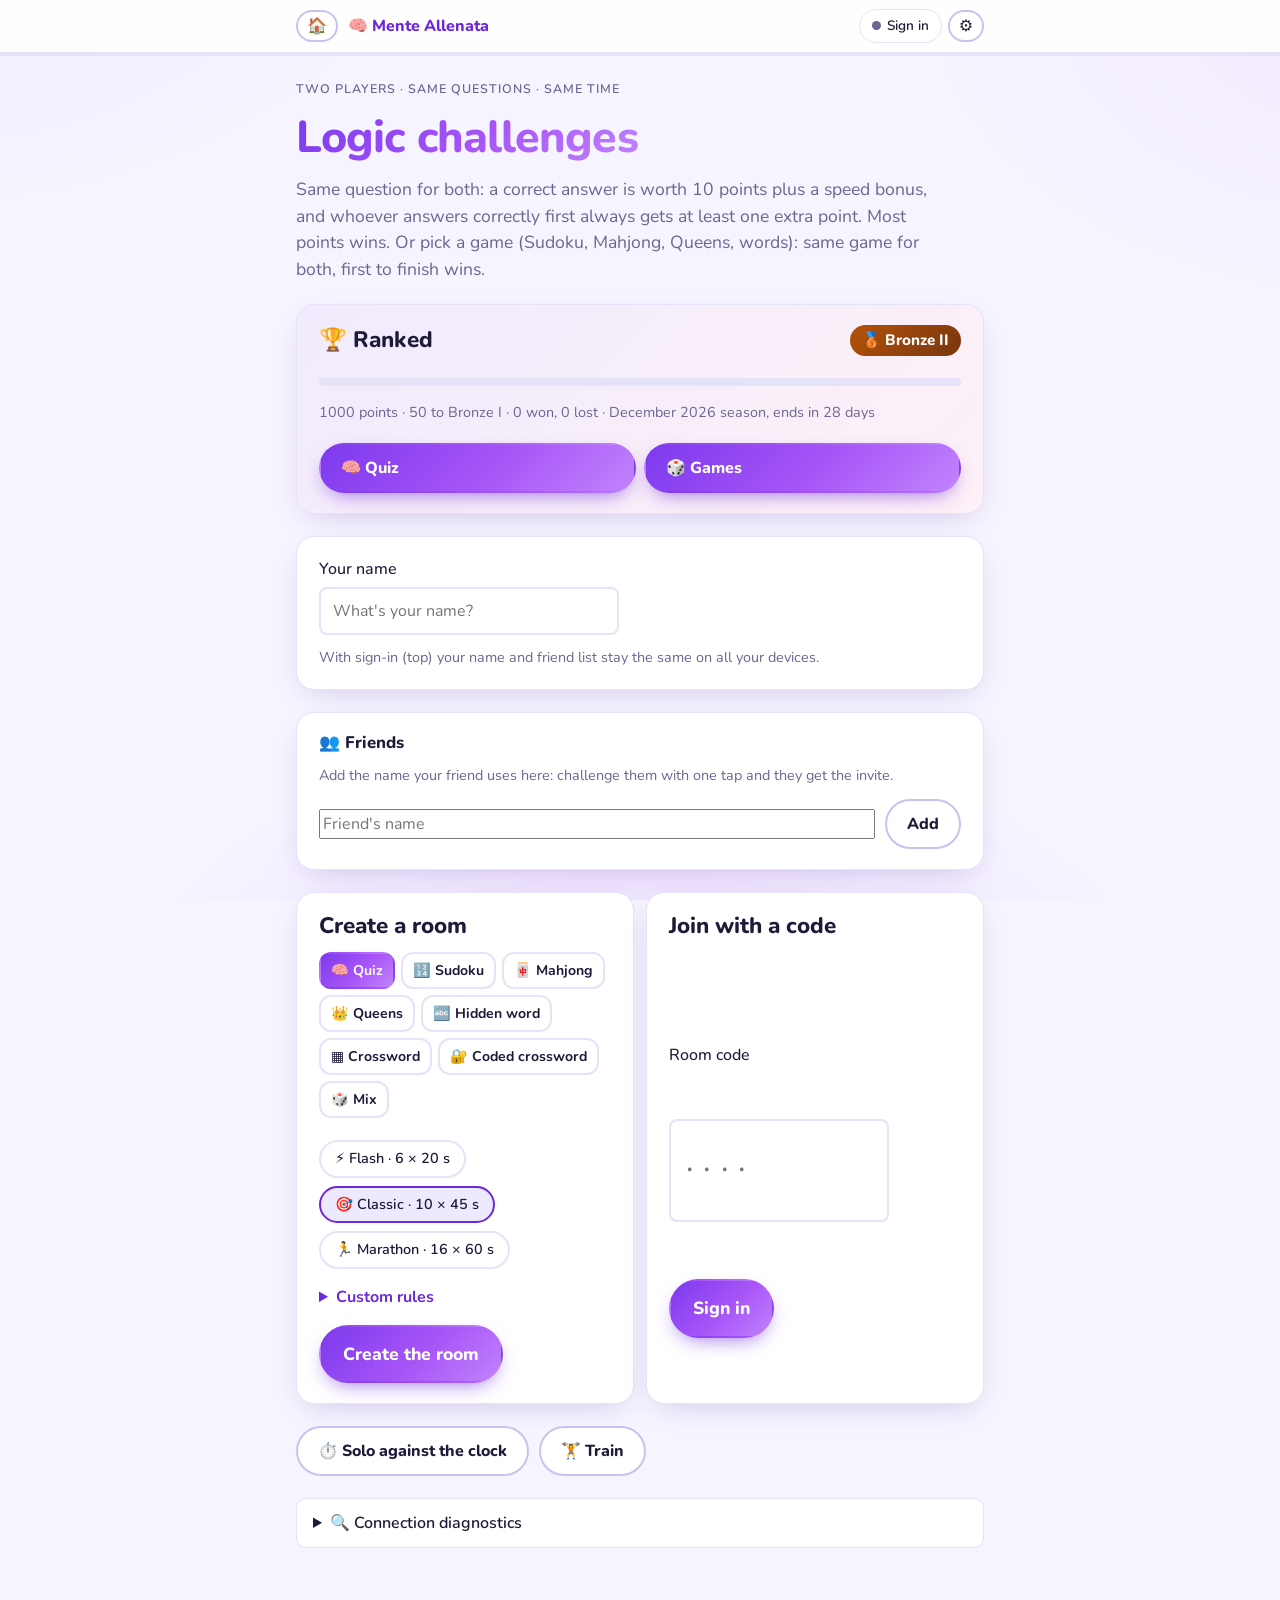
<file: sfide/index.html>
<!doctype html>
<html lang="it">
<head>
<meta charset="utf-8">
<meta name="viewport" content="width=device-width,initial-scale=1,viewport-fit=cover">
<meta name="theme-color" content="#6d28d9">
<link rel="manifest" href="/manifest.webmanifest">
<link rel="icon" href="/app/favicon.svg" type="image/svg+xml">
<link rel="icon" href="/app/favicon.ico" sizes="32x32">
<link rel="apple-touch-icon" href="/app/apple-touch-icon.png">
<meta name="apple-mobile-web-app-capable" content="yes">
<meta name="mobile-web-app-capable" content="yes">
<meta name="apple-mobile-web-app-title" content="Mente Allenata">
<meta name="apple-mobile-web-app-status-bar-style" content="default">
<title>Sfide di logica</title>
<meta name="description" content="Sfida un amico online a quesiti di logica: matrici, serie numeriche, analogie e rotazioni, stessi quesiti, stesso tempo, chi fa più punti vince.">
<link rel="stylesheet" href="https://fonts.googleapis.com/css2?family=Nunito:wght@500;700;800&family=Spline+Sans+Mono:wght@400;500;600&display=swap">
<link rel="stylesheet" href="../stile.css">
</head>
<body>
<div class="bar">
  <div class="bar-in">
    <div class="title" id="barTitle"><a href="../" style="color:inherit;text-decoration:none">🧠 Mente Allenata</a></div>
    <div class="scores" id="barScores"></div>
    <div class="timer mono hidden-timer" id="barTimer">--</div>
  </div>
  <div class="progress"><i id="barProg"></i></div>
</div>
<main class="wrap" id="app" aria-live="polite"></main>
<script src="peerjs.min.js"></script>
<script src="rete.js"></script>
<script src="quesiti.js"></script>
<script src="famiglie.js"></script>
<script src="effetti.js"></script>
<script src="../js/lingua.js"></script>
<script src="../js/menu.js"></script>
<script src="../js/segnala.js"></script>
<script src="../js/classificate.js"></script>
<script src="gioco.js"></script>
<script>window.RACCOLTA_ENDPOINT="https://script.google.com/macros/s/AKfycbzgsmL26nxf3wzvzADgJ4ulpLXbfru19l_NfYDS-NGeXM5lYN4QLITrEe-sNHm23iBi/exec";</script>
<script src="../js/account.js"></script>
<!-- App installabile (PWA): service worker, banner "Installa l'app", avviso aggiornamenti. -->
<script src="../js/pwa.js"></script>
</body>
</html>
</file>
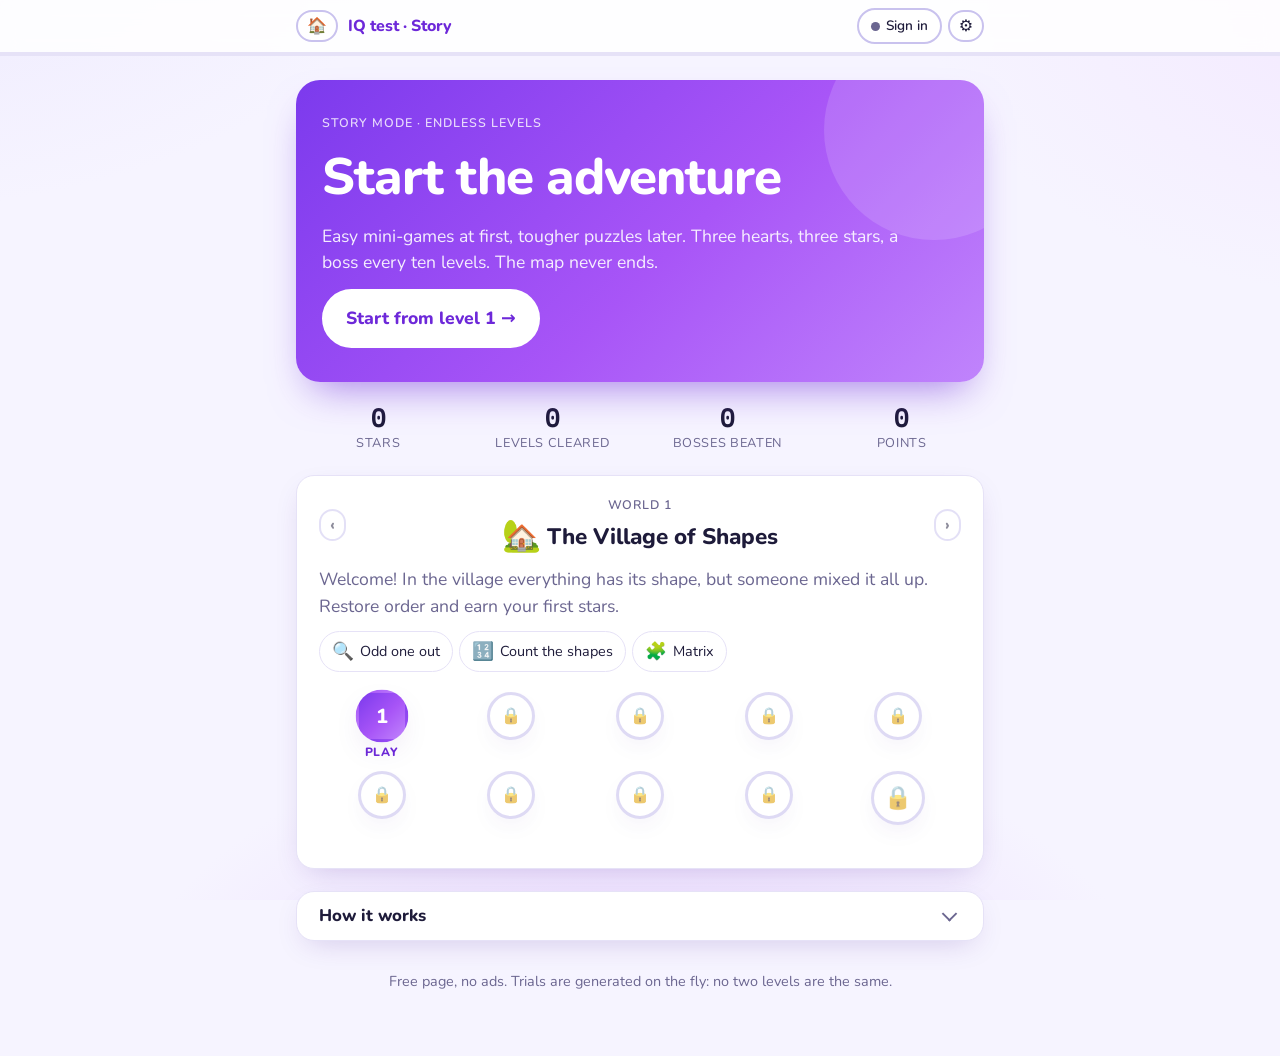
<file: storia/index.html>
<!doctype html>
<html lang="it">
<head>
<meta charset="utf-8">
<meta name="viewport" content="width=device-width,initial-scale=1,viewport-fit=cover">
<meta name="theme-color" content="#6d28d9">
<link rel="manifest" href="/manifest.webmanifest">
<link rel="icon" href="/app/favicon.svg" type="image/svg+xml">
<link rel="icon" href="/app/favicon.ico" sizes="32x32">
<link rel="apple-touch-icon" href="/app/apple-touch-icon.png">
<meta name="apple-mobile-web-app-capable" content="yes">
<meta name="mobile-web-app-capable" content="yes">
<meta name="apple-mobile-web-app-title" content="Mente Allenata">
<meta name="apple-mobile-web-app-status-bar-style" content="default">
<title>Modalità storia · Test del QI</title>
<meta name="description" content="Livelli infiniti per allenare la mente divertendosi: mini-giochi facili, enigmi sempre più difficili, cuori, stelle e un boss ogni dieci livelli. Progressi salvati sul tuo dispositivo.">
<link rel="stylesheet" href="https://fonts.googleapis.com/css2?family=Nunito:wght@500;700;800&family=Spline+Sans+Mono:wght@400;500;600&display=swap">
<link rel="stylesheet" href="../stile.css">
<link rel="stylesheet" href="storia.css">
</head>
<body>
<div class="bar">
  <div class="bar-in">
    <div class="title" id="barTitle">Storia</div>
    <div class="scores" id="barScores"></div>
    <div class="timer mono hidden-timer" id="barTimer">--</div>
  </div>
  <div class="progress"><i id="barProg"></i></div>
</div>
<main class="wrap" id="app" aria-live="polite"></main>
<script src="../sfide/quesiti.js"></script>
<script src="../sfide/famiglie.js"></script>
<script src="../sfide/effetti.js"></script>
<script src="../js/lingua.js"></script>
<script src="../js/menu.js"></script>
<script src="../js/energia.js"></script>
<script src="../js/segnala.js"></script>
<script src="minigiochi.js"></script>
<script src="storia.js"></script>
<script>window.RACCOLTA_ENDPOINT="https://script.google.com/macros/s/AKfycbzgsmL26nxf3wzvzADgJ4ulpLXbfru19l_NfYDS-NGeXM5lYN4QLITrEe-sNHm23iBi/exec";</script>
<script src="../js/account.js"></script>
<!-- App installabile (PWA): service worker, banner "Installa l'app", avviso aggiornamenti. -->
<script src="../js/pwa.js"></script>
</body>
</html>
</file>
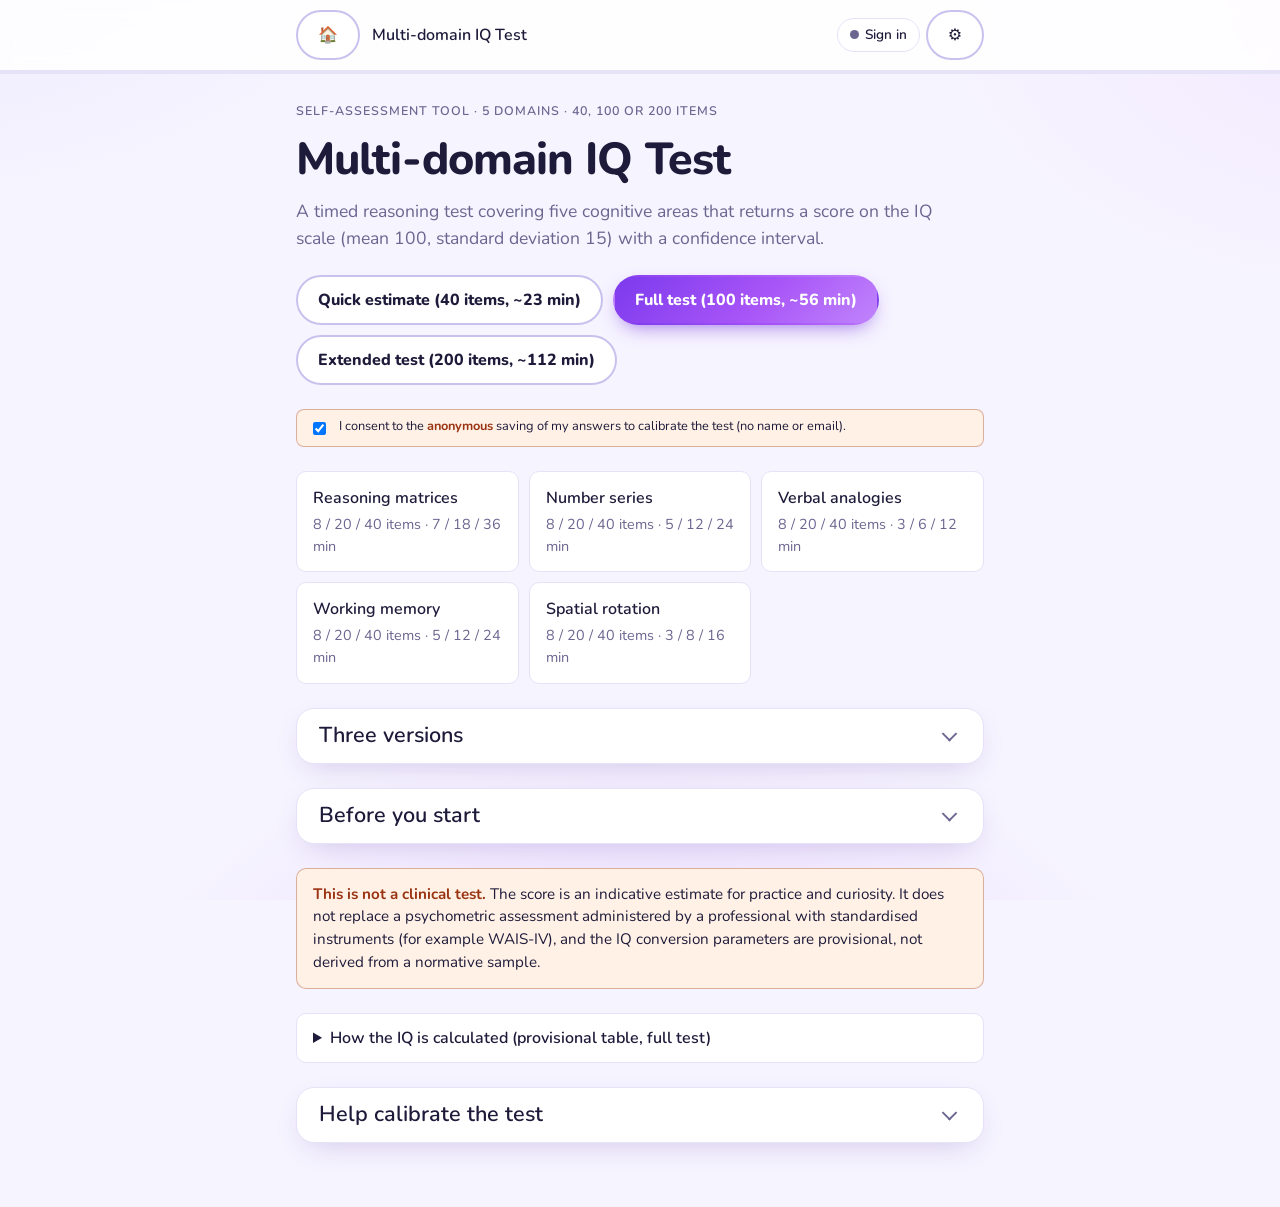
<file: test.html>
<!doctype html>
<html lang="it">
<head>
<meta charset="utf-8">
<meta name="viewport" content="width=device-width,initial-scale=1,viewport-fit=cover">
<meta name="theme-color" content="#6d28d9">
<link rel="manifest" href="/manifest.webmanifest">
<link rel="icon" href="/app/favicon.svg" type="image/svg+xml">
<link rel="icon" href="/app/favicon.ico" sizes="32x32">
<link rel="apple-touch-icon" href="/app/apple-touch-icon.png">
<meta name="apple-mobile-web-app-capable" content="yes">
<meta name="mobile-web-app-capable" content="yes">
<meta name="apple-mobile-web-app-title" content="Mente Allenata">
<meta name="apple-mobile-web-app-status-bar-style" content="default">
<!-- Taratura: le risposte anonime (solo con consenso) vanno al foglio Google tramite js/raccolta.js. -->
<script>window.RACCOLTA_ENDPOINT="https://script.google.com/macros/s/AKfycbzgsmL26nxf3wzvzADgJ4ulpLXbfru19l_NfYDS-NGeXM5lYN4QLITrEe-sNHm23iBi/exec";</script>
<script src="js/raccolta.js"></script>
<!-- Mini accesso facoltativo (nome utente e password): salva risultati e progressi tra dispositivi. -->
<script src="js/account.js"></script>
<title>Test QI Multidominio</title>
<link rel="stylesheet" href="https://fonts.googleapis.com/css2?family=Nunito:wght@500;700;800&family=Spline+Sans+Mono:wght@400;500;600&display=swap">
<link rel="stylesheet" href="stile.css">
<style>
/* Stili propri del test; i token di tema e gli stili comuni sono in stile.css. */
/* Layout: una colonna centrata (max 720px); barra di stato sticky con sezione · item · timer; le schermate si alternano nello stesso contenitore. */
*{box-sizing:border-box}
html,body{height:100%}
body::before{content:"";position:fixed;inset:0 0 auto;height:env(safe-area-inset-top,0px);z-index:10;background:var(--surface)}
h1,h2,h3{text-wrap:balance;line-height:1.2;margin:0}
h2{font-size:1.35rem;font-weight:600}
h3{font-size:1.05rem;font-weight:600}
p{margin:0}
button,select{font:inherit;color:inherit}
:focus-visible{outline:3px solid var(--focus);outline-offset:2px}
.mono{font-family:var(--font-mono);font-variant-numeric:tabular-nums}
svg{display:block;max-width:100%}

/* barra di stato */
.bar-in{max-width:720px;margin:0 auto;padding-block:10px;padding-left:max(16px,env(safe-area-inset-left,0px));padding-right:max(16px,env(safe-area-inset-right,0px));display:flex;align-items:center;gap:12px;min-height:52px}
.bar .sec{font-weight:600;min-width:0;overflow:hidden;text-overflow:ellipsis;white-space:nowrap}
.bar .cnt{color:var(--muted);font-family:var(--font-mono);font-variant-numeric:tabular-nums;white-space:nowrap}
.bar .timer{margin-left:auto;font-family:var(--font-mono);font-variant-numeric:tabular-nums;font-weight:600;padding:4px 10px;border-radius:6px;background:var(--accent-soft);color:var(--fg);white-space:nowrap}
.bar .timer.low{background:var(--warn-soft);color:var(--warn)}
.bar .timer.hidden-timer{visibility:hidden}
.progress{height:3px;background:var(--border)}
.progress>i{display:block;height:100%;background:var(--accent);width:0;transition:width .3s}

/* pagina */
.wrap{max-width:720px;margin:0 auto;padding-block:28px 64px;padding-left:max(16px,env(safe-area-inset-left,0px));padding-right:max(16px,env(safe-area-inset-right,0px));display:grid;gap:24px}
.eyebrow{font-size:.78rem;letter-spacing:.08em;text-transform:uppercase;color:var(--muted);font-weight:600}
.lede{font-size:1.1rem;color:var(--muted);max-width:60ch}
.stack{display:grid;gap:12px}
.note{background:var(--warn-soft);border:1px solid color-mix(in srgb,var(--warn) 35%,transparent);color:var(--fg);border-radius:10px;padding:14px 16px;font-size:.95rem}
.note strong{color:var(--warn)}
.btn:hover{border-color:var(--fg)}
.btn[disabled]{opacity:.5;cursor:not-allowed}
.actions{display:flex;flex-wrap:wrap;gap:10px;align-items:center}
.domains{display:grid;grid-template-columns:repeat(auto-fit,minmax(200px,1fr));gap:10px}
.domain{background:var(--surface);border:1px solid var(--border);border-radius:10px;padding:14px 16px;display:grid;gap:4px}
.domain b{font-weight:600}
.domain span{color:var(--muted);font-size:.9rem}
table{border-collapse:collapse;width:100%;font-size:.95rem}
td,th{text-align:left;padding:8px 6px;border-bottom:1px solid var(--border);vertical-align:top}
th{font-weight:600;color:var(--muted);font-size:.85rem;text-transform:uppercase;letter-spacing:.05em}
td.num{font-family:var(--font-mono);font-variant-numeric:tabular-nums;text-align:right}
.field{display:grid;gap:6px}
.field label{font-weight:500}
.field input,.field select{font:inherit;padding:10px 12px;border:2px solid var(--border);border-radius:8px;background:var(--surface);color:var(--fg);width:100%;max-width:360px}
.field input{font-family:var(--font-mono);font-size:1.4rem;letter-spacing:.15em}
.field input:focus,.field select:focus{border-color:var(--accent);outline:none}
.hint{color:var(--muted);font-size:.9rem}

/* item */
.q{font-size:1.15rem;font-weight:500}
.q .small{display:block;color:var(--muted);font-size:.9rem;font-weight:400;margin-top:4px}
.seq{font-family:var(--font-mono);font-size:clamp(1.4rem,5vw,2rem);font-weight:600;letter-spacing:.04em;display:flex;flex-wrap:wrap;gap:.3em .6em;align-items:baseline}
.seq .qm{color:var(--accent)}
.analogy{font-size:clamp(1.3rem,4.5vw,1.8rem);font-weight:600;display:flex;flex-wrap:wrap;gap:.25em .5em;align-items:baseline}
.analogy .qm{color:var(--accent)}
.analogy .op{color:var(--muted);font-weight:400}
.opts{display:grid;gap:10px}
.opts.text{grid-template-columns:repeat(auto-fit,minmax(140px,1fr))}
.opts.fig{grid-template-columns:repeat(auto-fit,minmax(100px,1fr))}
.opt.sel{border-color:var(--accent);background:var(--accent-soft)}
.opt .k{font-family:var(--font-mono);font-size:.8rem;color:var(--muted);flex:none;width:1.4em}
.opt .v{font-weight:500;min-width:0;overflow-wrap:anywhere}
.opt.fig{flex-direction:column;align-items:center;gap:6px;padding:10px}
.opt.fig svg{width:100%;height:auto;max-width:110px;aspect-ratio:1;color:var(--fg)}
.grid3{display:grid;grid-template-columns:repeat(3,minmax(0,1fr));gap:8px;max-width:360px;width:100%;background:var(--surface);border:1px solid var(--border);border-radius:12px;padding:10px}
.grid3 .cell{aspect-ratio:1;min-width:0;border:1px solid var(--border);border-radius:6px;display:flex;align-items:center;justify-content:center;color:var(--fg)}
.grid3 .cell svg{width:92%;height:92%}
.grid3 .cell.ask{border:2px dashed var(--accent);color:var(--accent);font-family:var(--font-mono);font-size:1.8rem;font-weight:600}
.figbox{background:var(--surface);border:1px solid var(--border);border-radius:12px;padding:14px;display:inline-flex;color:var(--fg)}
.figbox svg{width:150px;height:150px;aspect-ratio:1}
.memshow{height:160px;display:flex;align-items:center;justify-content:center;background:var(--surface);border:1px solid var(--border);border-radius:12px;font-family:var(--font-mono);font-size:4rem;font-weight:600;letter-spacing:.05em}
.memshow.small{font-size:1.05rem;color:var(--muted);font-family:var(--font-body);font-weight:400}

/* risultati */
.score{display:grid;gap:6px;padding:26px 24px;background:var(--surface);border:1px solid var(--border);border-radius:20px;box-shadow:var(--shadow)}
.score .big{font-family:var(--font-mono);font-size:clamp(2.6rem,9vw,4rem);font-weight:600;line-height:1;font-variant-numeric:tabular-nums;background:var(--grad);-webkit-background-clip:text;background-clip:text;color:transparent}
.score .ci{color:var(--muted)}
.score .label{font-weight:600;color:var(--accent)}
.bars{display:grid;gap:10px}
.barrow{display:grid;grid-template-columns:minmax(120px,160px) 1fr auto;gap:12px;align-items:center}
.barrow .name{font-weight:500;min-width:0;overflow:hidden;text-overflow:ellipsis;white-space:nowrap}
.barrow .track{height:12px;background:var(--border);border-radius:6px;overflow:hidden}
.barrow .track>i{display:block;height:100%;background:var(--accent);border-radius:6px}
.barrow .val{font-family:var(--font-mono);font-variant-numeric:tabular-nums;color:var(--muted);font-size:.9rem;white-space:nowrap}
.flags{display:grid;gap:8px}
.flag{display:flex;gap:10px;align-items:flex-start;padding:10px 12px;border-radius:8px;background:var(--warn-soft);font-size:.95rem}
.flag.ok{background:var(--ok-soft)}
details{border:1px solid var(--border);border-radius:10px;background:var(--surface)}
details summary{cursor:pointer;padding:12px 16px;font-weight:600}
details .body{padding:0 16px 16px;display:grid;gap:12px}
.pill{display:inline-block;padding:2px 8px;border-radius:999px;font-size:.8rem;font-weight:600}
.pill.ok{background:var(--ok-soft);color:var(--ok)}
.pill.bad{background:var(--bad-soft);color:var(--bad)}
.pill.skip{background:var(--border);color:var(--muted)}
.rev{display:grid;gap:8px}
.revrow{display:grid;grid-template-columns:2.2rem 1fr auto;gap:10px;align-items:center;font-size:.95rem;padding:6px 0;border-bottom:1px solid var(--border)}
.revrow .n{font-family:var(--font-mono);color:var(--muted)}
.revrow .d{min-width:0;overflow-wrap:anywhere}
.example{display:flex;flex-wrap:wrap;gap:16px;align-items:center}
.example .cap{font-size:.85rem;color:var(--muted);text-align:center}
.example .ex{display:grid;gap:4px;justify-items:center}
.example svg{width:72px;height:72px;aspect-ratio:1;color:var(--fg)}
@media (max-width:480px){
  .barrow{grid-template-columns:1fr auto;}
  .barrow .track{grid-column:1/-1}
  .grid3{max-width:100%}
  /* durante il test la barra deve stare in una riga: niente Accedi, contatore corto, nome sezione con i puntini */
  .bar .cnt{font-size:.85rem;flex:none}
  .bar .lungo{display:none}
  /* (il pulsante Accedi sparisce con la classe ingame della barra, vedi stile.css) */
}
@media (prefers-reduced-motion:reduce){ .progress>i{transition:none} }
</style>
</head>
<body>

<div class="bar">
  <div class="bar-in">
    <div class="sec" id="barSec"><a href="./" style="color:var(--brand);text-decoration:none">Test QI</a></div>
    <div class="cnt" id="barCnt"></div>
    <div class="timer mono hidden-timer" id="barTimer">--:--</div>
  </div>
  <div class="progress"><i id="barProg"></i></div>
</div>
<main class="wrap" id="app" aria-live="polite"></main>

<script>
(function(){
'use strict';
// Versione degli item: cambia quando cambia anche un solo item (gli id restano stabili per item invariati).
const QI_VERSION='2.2';
// Endpoint facoltativo (es. Google Apps Script) per la raccolta anonima: window.RACCOLTA_ENDPOINT o window.QI_SUBMIT_URL.
const QI_SUBMIT_URL=(window.RACCOLTA_ENDPOINT||window.QI_SUBMIT_URL||'');

// ========================= utilità =========================
const $=(s)=>document.querySelector(s);
const esc=(s)=>String(s).replace(/[&<>"]/g,c=>({'&':'&amp;','<':'&lt;','>':'&gt;','"':'&quot;'}[c]));
let uid=0;
function mulberry32(a){return function(){a|=0;a=a+0x6D2B79F5|0;let t=Math.imul(a^a>>>15,1|a);t=t+Math.imul(t^t>>>7,61|t)^t;return((t^t>>>14)>>>0)/4294967296}}
function shuffled(arr,rng){const a=arr.slice();for(let i=a.length-1;i>0;i--){const j=Math.floor(rng()*(i+1));[a[i],a[j]]=[a[j],a[i]]}return a}
const pick=(arr,rng)=>arr[Math.floor(rng()*arr.length)];
// options[0] è la risposta corretta: mescola e registra l'indice
function withAnswer(options,rng){const perm=shuffled(options.map((_,i)=>i),rng);return{options:perm.map(i=>options[i]),answer:perm.indexOf(0)}}
const fmtTime=(s)=>`${String(Math.floor(s/60)).padStart(2,'0')}:${String(s%60).padStart(2,'0')}`;
const LETTERS='ABCDEF';

// ========================= disegno figure =========================
const SHAPE={
  circle:(x,y,r)=>`<circle cx="${x}" cy="${y}" r="${r}"/>`,
  square:(x,y,r)=>`<rect x="${x-r}" y="${y-r}" width="${2*r}" height="${2*r}"/>`,
  triangle:(x,y,r)=>`<polygon points="${x},${y-r} ${x+r*0.95},${y+r*0.72} ${x-r*0.95},${y+r*0.72}"/>`,
  diamond:(x,y,r)=>`<polygon points="${x},${y-r} ${x+r},${y} ${x},${y+r} ${x-r},${y}"/>`,
  pent:(x,y,r)=>{const p=[];for(let k=0;k<5;k++){const a=-Math.PI/2+k*2*Math.PI/5;p.push(`${(x+r*Math.cos(a)).toFixed(1)},${(y+r*Math.sin(a)).toFixed(1)}`)}return`<polygon points="${p.join(' ')}"/>`},
  hex:(x,y,r)=>{const p=[];for(let k=0;k<6;k++){const a=k*Math.PI/3;p.push(`${(x+r*Math.cos(a)).toFixed(1)},${(y+r*Math.sin(a)).toFixed(1)}`)}return`<polygon points="${p.join(' ')}"/>`},
  arrow:(x,y,r)=>`<polygon points="${x},${y-r} ${x+r*0.85},${y+r*0.7} ${x},${y+r*0.25} ${x-r*0.85},${y+r*0.7}"/>`,
};
function drawShape(sh,x,y,r,fill,rot){
  const p=SHAPE[sh](x,y,r), tr=rot?` transform="rotate(${rot} ${x} ${y})"`:'';
  const line=`stroke="currentColor" stroke-width="3.5" stroke-linejoin="round"`;
  if(fill==='full')return`<g${tr} fill="currentColor" ${line}>${p}</g>`;
  if(fill==='none')return`<g${tr} fill="none" ${line}>${p}</g>`;
  const id='cl'+(++uid);
  return`<g${tr}><clipPath id="${id}"><rect x="${x-r-3}" y="${y-r-3}" width="${r+3}" height="${2*r+6}"/></clipPath><g fill="currentColor" clip-path="url(#${id})">${p}</g><g fill="none" ${line}>${p}</g></g>`;
}
const SEG={h0:[20,20,80,20],h1:[20,50,80,50],h2:[20,80,80,80],v0:[20,20,20,80],v1:[50,20,50,80],v2:[80,20,80,80],d1:[20,20,80,80],d2:[80,20,20,80]};
const SEG_KEYS=Object.keys(SEG);
const POS={1:[[50,50,26]],2:[[30,50,17],[70,50,17]],3:[[50,27,14],[28,71,14],[72,71,14]],4:[[30,30,15],[70,30,15],[30,70,15],[70,70,15]]};
const SIZE_MULT={s:0.6,m:1,l:1.3};
function cellSVG(spec,attrs){
  let inner='';
  if(spec.segs){inner=spec.segs.map(k=>{const s=SEG[k];return`<line x1="${s[0]}" y1="${s[1]}" x2="${s[2]}" y2="${s[3]}" stroke="currentColor" stroke-width="4" stroke-linecap="round"/>`}).join('')}
  else{
    let els=spec.els;
    if(els.length===1&&spec.count>1)els=Array.from({length:spec.count},()=>els[0]);
    const pos=POS[els.length];
    inner=els.map((e,k)=>{const p=pos[k];const r=p[2]*(SIZE_MULT[e.size||'m']);return drawShape(e.shape,p[0],p[1],r,e.fill,e.rot||0)}).join('');
  }
  return`<svg viewBox="0 0 100 100" ${attrs||''} aria-hidden="true">${inner}</svg>`;
}
function cellsSVG(cells,mark,attrs){ // polimino, con eventuale cella marcata
  const xs=cells.map(c=>c[0]),ys=cells.map(c=>c[1]);
  const w=Math.max(...xs)+1,h=Math.max(...ys)+1,n=Math.max(w,h,4);
  const u=100/n,ox=(n-w)/2*u,oy=(n-h)/2*u;
  const rects=cells.map(c=>`<rect x="${(ox+c[0]*u+1.5).toFixed(1)}" y="${(oy+c[1]*u+1.5).toFixed(1)}" width="${(u-3).toFixed(1)}" height="${(u-3).toFixed(1)}" rx="2"/>`).join('');
  let dot='';
  if(mark){dot=`<circle cx="${(ox+mark[0]*u+u/2).toFixed(1)}" cy="${(oy+mark[1]*u+u/2).toFixed(1)}" r="${(u*0.22).toFixed(1)}" fill="var(--surface)"/>`}
  return`<svg viewBox="0 0 100 100" ${attrs||''} aria-hidden="true"><g fill="currentColor" stroke="currentColor" stroke-width="1">${rects}</g>${dot}</svg>`;
}

// ========================= item: matrici =========================
// Generatore ispirato alla struttura di MaRs-IB (Chierchia et al., 2019): celle con 1-3 elementi,
// ciascun attributo (forma, riempimento, dimensione, rotazione, numero) governato da una regola
// per riga, per colonna o a quadrato latino. Più elementi e più regole → item più difficile.
const SHAPES5=['circle','square','triangle','diamond','pent','hex'],FL=['none','half','full'],SZ=['s','m','l'],ROT=[0,45,90],CNT=[1,2,3];
const POOL={shape:SHAPES5,fill:FL,size:SZ,rot:ROT,count:CNT};
const MAT_SPECS=[
  {slots:1,rules:[['shape','row']]},
  {slots:1,rules:[['fill','col']]},
  {slots:1,rules:[['count','row']]},
  {slots:1,rules:[['shape','latin']]},
  {slots:1,rules:[['shape','row'],['fill','col']]},
  {slots:1,rules:[['rot','col'],['fill','row']],arrow:true},
  {slots:1,rules:[['shape','latin'],['fill','latin2']]},
  {overlay:'add',k:2},
  {slots:1,rules:[['shape','latin'],['fill','latin2'],['count','row']]},
  {slots:2,rules:[['shape','row',0],['fill','col',1]]},
  {slots:2,rules:[['shape','latin',0],['size','col',1]]},
  {overlay:'xor',k:2},
  {slots:1,rules:[['shape','latin'],['fill','latin2'],['size','latin']]},
  {slots:2,rules:[['shape','latin',0],['fill','latin2',0],['shape','col',1]]},
  {slots:3,rules:[['shape','row',0],['fill','col',1],['size','row',2]]},
  {overlay:'add',k:3},
  {slots:2,rules:[['shape','latin',0],['fill','latin2',0],['shape','latin2',1],['fill','col',1]]},
  {slots:3,rules:[['shape','latin',0],['fill','latin2',1],['size','latin',2],['fill','row',0]]},
  {overlay:'xor',k:3},
  {slots:3,rules:[['shape','latin',0],['fill','latin2',0],['size','latin',1],['shape','col',1],['fill','row',2]]},
  // item 21-40: seconda scala, usata dalla forma estesa
  {slots:1,rules:[['fill','row']]},
  {slots:1,rules:[['size','col']]},
  {slots:1,rules:[['count','col']]},
  {slots:1,rules:[['fill','latin']]},
  {slots:1,rules:[['shape','col'],['size','row']]},
  {slots:1,rules:[['rot','row'],['fill','col']],arrow:true},
  {slots:1,rules:[['fill','latin'],['size','latin2']]},
  {overlay:'add',k:2},
  {slots:1,rules:[['shape','latin2'],['count','col'],['fill','row']]},
  {slots:2,rules:[['fill','row',0],['shape','col',1]]},
  {slots:2,rules:[['size','latin',0],['shape','latin2',1]]},
  {overlay:'xor',k:2},
  {slots:1,rules:[['shape','latin2'],['fill','latin'],['size','row'],['count','col']]},
  {slots:2,rules:[['shape','latin2',0],['size','latin',0],['fill','row',1]]},
  {slots:3,rules:[['fill','row',0],['shape','col',1],['shape','row',2]]},
  {overlay:'add',k:3},
  {slots:2,rules:[['shape','latin',0],['size','latin2',0],['fill','latin',1],['shape','row',1]]},
  {slots:3,rules:[['shape','latin2',0],['fill','latin',1],['shape','latin',2],['size','col',1]]},
  {overlay:'xor',k:3},
  {slots:3,rules:[['shape','latin',0],['fill','latin2',0],['shape','latin2',1],['fill','col',1],['size','row',2]]},
  // item 41-64: terza scala, usata solo dal mini-test per area (non sovrapposta al test principale)
  {slots:1,rules:[['size','row']]},
  {slots:1,rules:[['shape','col']]},
  {slots:1,rules:[['count','latin']]},
  {slots:1,rules:[['size','latin']]},
  {slots:1,rules:[['fill','col'],['count','row']]},
  {slots:1,rules:[['rot','latin'],['size','col']],arrow:true},
  {slots:1,rules:[['shape','latin2'],['size','latin']]},
  {overlay:'add',k:2},
  {slots:1,rules:[['fill','latin2'],['shape','row'],['count','col']]},
  {slots:2,rules:[['size','row',0],['fill','col',1]]},
  {slots:2,rules:[['fill','latin',0],['shape','latin2',1]]},
  {overlay:'xor',k:2},
  {slots:1,rules:[['shape','latin'],['fill','row'],['size','latin2'],['count','row']]},
  {slots:2,rules:[['fill','latin',0],['size','latin2',0],['shape','col',1]]},
  {slots:3,rules:[['shape','col',0],['size','row',1],['fill','latin',2]]},
  {overlay:'add',k:3},
  {slots:2,rules:[['shape','latin2',0],['fill','latin',0],['size','latin2',1],['fill','row',1]]},
  {slots:3,rules:[['fill','latin2',0],['shape','latin',1],['size','latin2',2],['shape','row',2]]},
  {overlay:'xor',k:3},
  {slots:3,rules:[['shape','latin2',0],['size','latin',0],['fill','latin',1],['shape','col',1],['fill','row',2]]},
  {slots:2,rules:[['shape','latin',0],['fill','latin2',0],['size','latin',1],['shape','latin2',1],['count','row',1]]},
  {slots:3,rules:[['shape','latin',0],['fill','col',1],['size','latin2',2],['shape','row',1],['fill','latin',2]]},
  {overlay:'xor',k:3},
  {slots:3,rules:[['shape','latin2',0],['fill','latin',0],['size','col',1],['shape','latin',1],['fill','latin2',2],['size','row',2]]},
];
const RULE_TEXT={row:'cambia per riga',col:'cambia per colonna',latin:'quadrato latino (ogni valore una volta per riga e colonna)',latin2:'quadrato latino inverso'};
const ATTR_TEXT={shape:'forma',fill:'riempimento',size:'dimensione',rot:'rotazione',count:'numero'};
function ruleIndex(type,r,c){return type==='row'?r:type==='col'?c:type==='latin'?(r+c)%3:(r+2*c)%3}
function cellKey(spec){return JSON.stringify(spec.segs?{segs:spec.segs.slice().sort()}:{els:spec.els.map(e=>[e.shape,e.fill,e.size||'m',e.rot||0]),count:spec.count||1})}
function buildSlotItem(spec,rng){
  const n=spec.slots;
  // valori base per slot
  const base=[];const shapeSet=shuffled(SHAPES5,rng);
  for(let k=0;k<n;k++)base.push({shape:spec.arrow?'arrow':shapeSet[k],fill:pick(FL,rng),size:'m',rot:0});
  let count=1;
  // pool di valori per ogni regola
  const rules=spec.rules.map(([attr,type,slot])=>{
    let vals;
    if(attr==='shape')vals=shuffled(shapeSet,rng).slice(0,3);
    else vals=shuffled(POOL[attr],rng);
    return{attr,type,slot:slot||0,vals};
  });
  const cellAt=(r,c)=>{
    const els=base.map(b=>Object.assign({},b));let cnt=1;
    rules.forEach(ru=>{const v=ru.vals[ruleIndex(ru.type,r,c)];if(ru.attr==='count')cnt=v;else els[ru.slot][ru.attr]=v});
    return{els,count:cnt};
  };
  const grid=[];for(let r=0;r<3;r++)for(let c=0;c<3;c++)grid.push(cellAt(r,c));
  const ans=grid[8];const used=new Set([cellKey(ans)]);const cands=[];
  // distrattori PD: cambia una proprietà; MD: altra cella della griglia
  for(let k=0;k<n;k++)for(const attr of ['shape','fill','size','rot']){
    if(attr==='rot'&&!spec.arrow)continue;
    for(const v of POOL[attr]){if(ans.els[k][attr]===v||(attr==='rot'&&!spec.arrow))continue;
      const d={els:ans.els.map(e=>Object.assign({},e)),count:ans.count};d.els[k][attr]=v;cands.push({d,w:attr==='size'?0.6:1})}
  }
  for(const v of CNT){if(n===1&&v!==ans.count){cands.push({d:{els:ans.els.map(e=>Object.assign({},e)),count:v},w:spec.rules.some(r=>r[0]==='count')?1:0.3})}}
  [5,7,2,6].forEach(i=>cands.push({d:grid[i],w:1.2}));
  const opts=[ans];
  for(const cnd of shuffled(cands,rng).sort((a,b)=>b.w-a.w)){const k=cellKey(cnd.d);if(used.has(k))continue;used.add(k);opts.push(cnd.d);if(opts.length===6)break}
  const rule=rules.map(ru=>`${ATTR_TEXT[ru.attr]}${n>1?` (elemento ${ru.slot+1})`:''}: ${RULE_TEXT[ru.type]}`).join('; ');
  return{grid,opts,rule};
}
function buildOverlayItem(spec,rng){
  const grid=[];let ans;
  for(let r=0;r<3;r++){
    let A,B;
    for(let t=0;t<50;t++){
      A=shuffled(SEG_KEYS,rng).slice(0,spec.k);B=shuffled(SEG_KEYS,rng).slice(0,spec.k);
      const inter=A.filter(s=>B.includes(s)).length;
      if(spec.overlay==='add'&&inter===0)break;
      if(spec.overlay==='xor'&&inter>=1&&inter<spec.k)break;
    }
    const C=spec.overlay==='add'?[...A,...B]:[...A.filter(s=>!B.includes(s)),...B.filter(s=>!A.includes(s))];
    grid.push({segs:A},{segs:B},{segs:C});
  }
  ans=grid[8];const A=grid[6].segs,B=grid[7].segs;
  const used=new Set([cellKey(ans)]);const opts=[ans];
  const cands=[[...new Set([...A,...B])],A.filter(s=>B.includes(s)),A,B,ans.segs.slice(1),[...ans.segs,pick(SEG_KEYS.filter(s=>!ans.segs.includes(s)),rng)],ans.segs.slice(0,-1).concat(pick(SEG_KEYS.filter(s=>!ans.segs.includes(s)),rng))];
  for(let t=0;t<30&&cands.length<14;t++){cands.push(shuffled(SEG_KEYS,rng).slice(0,ans.segs.length))}
  for(const c of cands){if(!c.length)continue;const d={segs:c};const k=cellKey(d);if(used.has(k))continue;used.add(k);opts.push(d);if(opts.length===6)break}
  return{grid,opts,rule:spec.overlay==='add'?'la terza figura è la somma delle prime due':'la terza figura contiene i segmenti presenti in una sola delle prime due'};
}
function matrixItems(){
  const rng=mulberry32(7331);
  return MAT_SPECS.map(spec=>{
    const b=spec.overlay?buildOverlayItem(spec,rng):buildSlotItem(spec,rng);
    const w=withAnswer(b.opts,rng);
    return{grid:b.grid,options:w.options,answer:w.answer,rule:b.rule};
  });
}

// ========================= item: serie numeriche =========================
const NUM_RAW=[
  [[2,4,6,8,10],12,'+2'],
  [[5,8,11,14],17,'+3'],
  [[20,17,14,11],8,'−3'],
  [[1,2,4,8,16],32,'×2'],
  [[1,4,9,16,25],36,'quadrati: 1², 2², 3²…'],
  [[2,3,5,8,12],17,'differenze crescenti: +1, +2, +3…'],
  [[1,1,2,3,5,8],13,'somma dei due precedenti'],
  [[10,9,11,8,12,7],13,'alternanza −1, +2, −3, +4…'],
  [[5,10,8,16,14,28],26,'alternanza ×2 e −2'],
  [[2,6,12,20,30],42,'n × (n+1)'],
  [[1,3,7,15,31],63,'×2 +1'],
  [[3,5,9,17,33],65,'×2 −1'],
  [[2,3,5,7,11,13],17,'numeri primi'],
  [[1,3,2,6,4,12,8],24,'due serie alternate, ciascuna ×2'],
  [[3,4,7,11,18,29],47,'somma dei due precedenti'],
  [[1,8,27,64],125,'cubi: 1³, 2³, 3³…'],
  [[2,5,11,23,47],95,'×2 +1'],
  [[4,9,25,49,121],169,'quadrati dei numeri primi'],
  [[1,2,6,24,120],720,'fattoriali: ×2, ×3, ×4…'],
  [[2,12,36,80,150],252,'n² × (n+1)'],
  // item 21-40
  [[7,10,13,16],19,'+3'],
  [[64,32,16,8],4,'÷2'],
  [[1,3,6,10,15],21,'differenze crescenti: +2, +3, +4…'],
  [[100,81,64,49,36],25,'quadrati decrescenti'],
  [[9,7,10,8,11,9],12,'alternanza −2, +3'],
  [[4,12,36,108],324,'×3'],
  [[2,5,10,17,26],37,'n² + 1'],
  [[1,2,4,7,11,16],22,'differenze crescenti: +1, +2, +3…'],
  [[5,6,8,11,15,20],26,'differenze crescenti: +1, +2, +3…'],
  [[3,7,15,31,63],127,'×2 +1'],
  [[6,11,21,41,81],161,'×2 −1'],
  [[8,5,10,7,14,11],22,'alternanza −3 e ×2'],
  [[1,4,10,22,46],94,'×2 +2'],
  [[16,8,24,12,36,18],54,'alternanza ÷2 e ×3'],
  [[1,10,11,21,32,53],85,'somma dei due precedenti'],
  [[2,4,12,48,240],1440,'×2, ×3, ×4, ×5, ×6'],
  [[1,2,5,14,41],122,'×3 −1'],
  [[2,9,28,65,126],217,'n³ + 1'],
  [[1,5,14,30,55],91,'differenze: +4, +9, +16, +25, +36 (quadrati)'],
  [[2,3,6,18,108],1944,'prodotto dei due precedenti'],
  // item 41-64: terza scala, mini-test per area
  [[3,6,9,12,15],18,'+3'],
  [[50,45,40,35],30,'−5'],
  [[1,3,9,27],81,'×3'],
  [[11,9,7,5],3,'−2'],
  [[2,4,8,14,22],32,'differenze crescenti: +2, +4, +6, +8, +10'],
  [[4,9,16,25,36],49,'quadrati: 2², 3², 4²…'],
  [[1,4,13,40],121,'×3 +1'],
  [[5,9,8,12,11,15],14,'alternanza +4, −1'],
  [[3,6,5,10,9,18],17,'alternanza ×2 e −1'],
  [[4,7,13,25,49],97,'×2 −1'],
  [[3,4,6,9,13,18],24,'differenze crescenti: +1, +2, +3…'],
  [[2,5,7,12,19,31],50,'somma dei due precedenti'],
  [[6,12,20,30,42],56,'n × (n+1)'],
  [[0,3,8,15,24],35,'n² − 1'],
  [[1,5,2,10,3,15,4],20,'due serie alternate: 1, 2, 3, 4 e 5, 10, 15, 20'],
  [[2,3,6,11,18,27],38,'differenze dispari: +1, +3, +5, +7, +9, +11'],
  [[1,3,7,13,21,31],43,'differenze pari: +2, +4, +6, +8, +10, +12'],
  [[3,8,18,38,78],158,'×2 +2'],
  [[27,64,125,216],343,'cubi: 3³, 4³, 5³, 6³, 7³'],
  [[1,2,6,15,31],56,'differenze: +1, +4, +9, +16, +25 (quadrati)'],
  [[4,6,10,14,22,26],34,'doppio dei numeri primi'],
  [[3,9,19,33,51],73,'differenze: +6, +10, +14, +18, +22 (crescono di 4)'],
  [[1,4,27,256],3125,'n elevato a n: 1¹, 2², 3³, 4⁴, 5⁵'],
  [[2,6,30,210],2310,'prodotto dei numeri primi: ×3, ×5, ×7, ×11'],
];
function numItems(){
  const rng=mulberry32(2024);
  return NUM_RAW.map(([seq,next,rule])=>{
    const last=seq[seq.length-1],d=last-seq[seq.length-2];
    const cands=[next+1,next-1,next+2,next-2,last+d,next+d,2*last,next+3,next-3,last+2*d,Math.round(next*1.1)+1];
    const opts=[next];for(const c of shuffled(cands,rng)){if(c!==next&&c>0&&!opts.includes(c))opts.push(c);if(opts.length===5)break}
    const w=withAnswer(opts,rng);return{seq,options:w.options,answer:w.answer,rule};
  });
}

// ========================= item: analogie verbali =========================
const VERB_RAW=[
  ['Caldo','Freddo','Alto',['Basso','Largo','Lungo','Grande','Stretto'],'contrari'],
  ['Gatto','Miagolare','Cane',['Abbaiare','Correre','Mordere','Nitrire','Scodinzolare'],'animale e suo verso'],
  ['Ruota','Bicicletta','Ala',['Aereo','Cielo','Volo','Piuma','Pilota'],'parte e intero'],
  ['Scala','Gradino','Collana',['Perla','Oro','Collo','Gioiello','Fermaglio'],'intero e sua unità ripetuta'],
  ['Medico','Ospedale','Giudice',['Tribunale','Legge','Avvocato','Sentenza','Prigione'],'professionista e suo luogo di lavoro'],
  ['Uva','Vino','Olive',['Olio','Albero','Raccolta','Frantoio','Salamoia'],'materia prima e prodotto derivato'],
  ['Entomologo','Insetti','Ornitologo',['Uccelli','Pesci','Piante','Rocce','Stelle'],'studioso e oggetto di studio'],
  ['Sete','Bere','Stanchezza',['Riposare','Correre','Sbadigliare','Lavorare','Sognare'],'bisogno e azione che lo soddisfa'],
  ['Termometro','Temperatura','Barometro',['Pressione','Umidità','Vento','Altitudine','Tempo'],'strumento e grandezza misurata'],
  ['Pecora','Gregge','Pesce',['Banco','Mare','Rete','Pescatore','Acquario'],'individuo e gruppo'],
  ['Scultore','Scalpello','Chirurgo',['Bisturi','Ospedale','Guanti','Paziente','Siringa'],'professionista e strumento'],
  ['Autore','Romanzo','Compositore',['Sinfonia','Orchestra','Pianoforte','Concerto','Direttore'],'creatore e opera'],
  ['Avaro','Generosità','Codardo',['Coraggio','Paura','Forza','Viltà','Onore'],'persona e qualità che le manca'],
  ['Scarso','Abbondante','Effimero',['Duraturo','Fragile','Breve','Leggero','Rapido'],'contrari'],
  ['Chilometro','Distanza','Litro',['Volume','Acqua','Peso','Bottiglia','Lunghezza'],'unità e grandezza'],
  ['Sintomo','Malattia','Fumo',['Fuoco','Cenere','Camino','Calore','Legna'],'segno e causa'],
  ['Arcipelago','Isola','Costellazione',['Stella','Cielo','Pianeta','Galassia','Telescopio'],'insieme e suo elemento'],
  ['Mitigare','Attenuare','Esacerbare',['Aggravare','Alleviare','Ignorare','Risolvere','Moderare'],'sinonimi'],
  ['Introduzione','Saggio','Ouverture',['Opera','Concerto','Coro','Teatro','Orchestra'],'parte iniziale e intero'],
  ['Lapidario','Prolisso','Ermetico',['Esplicito','Oscuro','Chiuso','Breve','Poetico'],'contrari (lessico ricercato)'],
  // item 21-40
  ['Notte','Buio','Giorno',['Luce','Sole','Mattina','Caldo','Cielo'],'momento e sua condizione'],
  ['Gallina','Uovo','Ape',['Miele','Fiore','Alveare','Pungiglione','Ronzio'],'animale e suo prodotto'],
  ['Pittore','Quadro','Scrittore',['Libro','Penna','Biblioteca','Lettore','Pagina'],'autore e opera'],
  ['Penna','Scrivere','Forbici',['Tagliare','Carta','Cucire','Affilare','Aprire'],'strumento e funzione'],
  ['Orologio','Tempo','Bilancia',['Peso','Cucina','Equilibrio','Misura','Chilo'],'strumento e grandezza misurata'],
  ['Cuoco','Cucina','Farmacista',['Farmacia','Medicina','Ospedale','Laboratorio','Ricetta'],'professionista e suo luogo di lavoro'],
  ['Lupo','Branco','Ape',['Sciame','Alveare','Nido','Miele','Stormo'],'individuo e gruppo'],
  ['Seme','Pianta','Uovo',['Pulcino','Gallina','Nido','Guscio','Frittata'],'origine e sviluppo'],
  ['Parola','Frase','Nota',['Melodia','Suono','Strumento','Pentagramma','Silenzio'],'elemento e insieme'],
  ['Sorriso','Gioia','Lacrime',['Tristezza','Occhi','Fazzoletto','Rabbia','Sorpresa'],'segno ed emozione'],
  ['Timido','Audace','Modesto',['Vanitoso','Gentile','Povero','Umile','Famoso'],'contrari'],
  ['Geologo','Rocce','Botanico',['Piante','Animali','Insetti','Stelle','Fossili'],'studioso e oggetto di studio'],
  ['Vocabolario','Parole','Atlante',['Mappe','Viaggi','Paesi','Geografia','Strade'],'raccolta e suo contenuto'],
  ['Ipotesi','Verifica','Accusa',['Processo','Avvocato','Colpa','Prigione','Legge'],'affermazione e sua prova'],
  ['Prudente','Avventato','Frugale',['Spendaccione','Ricco','Generoso','Povero','Avaro'],'contrari'],
  ['Benevolo','Malevolo','Ottimista',['Pessimista','Triste','Realista','Cinico','Infelice'],'contrari'],
  ['Chirurgo','Precisione','Diplomatico',['Tatto','Potere','Viaggio','Lingua','Trattato'],'professionista e qualità richiesta'],
  ['Carta','Cellulosa','Vetro',['Silice','Cristallo','Finestra','Ferro','Argilla'],'materiale e suo componente'],
  ['Eufemismo','Attenuare','Iperbole',['Esagerare','Confrontare','Ripetere','Negare','Abbreviare'],'figura retorica e sua funzione'],
  ['Effimero','Perenne','Fallace',['Veritiero','Falso','Fragile','Rapido','Dubbio'],'contrari (lessico ricercato)'],
  // item 41-64: terza scala, mini-test per area
  ['Grande','Piccolo','Veloce',['Lento','Rapido','Forte','Agile','Corto'],'contrari'],
  ['Mucca','Muggire','Cavallo',['Nitrire','Galoppare','Belare','Ragliare','Trottare'],'animale e suo verso'],
  ['Pagina','Libro','Mattone',['Muro','Cemento','Tetto','Finestra','Argilla'],'unità ripetuta e intero'],
  ['Maestro','Scuola','Attore',['Teatro','Copione','Pubblico','Regista','Film'],'professionista e suo luogo di lavoro'],
  ['Latte','Formaggio','Grano',['Pane','Mulino','Campo','Spiga','Contadino'],'materia prima e prodotto derivato'],
  ['Fame','Mangiare','Sonno',['Dormire','Letto','Sbadigliare','Sognare','Russare'],'bisogno e azione che lo soddisfa'],
  ['Martello','Chiodo','Cacciavite',['Vite','Legno','Trapano','Bullone','Pinza'],'strumento e oggetto su cui agisce'],
  ['Astronomo','Stelle','Zoologo',['Animali','Piante','Uomini','Fossili','Rocce'],'studioso e oggetto di studio'],
  ['Metro','Lunghezza','Secondo',['Tempo','Minuto','Orologio','Velocità','Ora'],'unità e grandezza'],
  ['Cervo','Branco','Uccello',['Stormo','Nido','Gregge','Volo','Cielo'],'individuo e gruppo'],
  ['Lampada','Luce','Stufa',['Calore','Legna','Inverno','Camino','Casa'],'oggetto e ciò che produce'],
  ['Architetto','Progetto','Sarto',['Abito','Ago','Stoffa','Negozio','Forbici'],'professionista e sua opera'],
  ['Coraggioso','Paura','Generoso',['Avarizia','Denaro','Dono','Gentilezza','Ricchezza'],'persona e qualità che le manca'],
  ['Rumoroso','Silenzioso','Ruvido',['Liscio','Duro','Morbido','Aspro','Sottile'],'contrari'],
  ['Insonnia','Sonno','Afonia',['Voce','Gola','Silenzio','Tosse','Parola'],'mancanza e ciò che manca'],
  ['Squadra','Giocatore','Orchestra',['Musicista','Direttore','Strumento','Concerto','Sinfonia'],'gruppo e suo membro'],
  ['Sussurrare','Urlare','Camminare',['Correre','Saltare','Fermarsi','Strisciare','Sedersi'],'stessa azione, intensità minima e massima'],
  ['Prologo','Epilogo','Alba',['Tramonto','Sole','Mattina','Notte','Giorno'],'inizio e fine'],
  ['Ambiguo','Chiaro','Caotico',['Ordinato','Confuso','Rumoroso','Veloce','Pieno'],'contrari'],
  ['Cartografo','Mappa','Lessicografo',['Dizionario','Parola','Romanzo','Lingua','Grammatica'],'professionista e sua opera'],
  ['Metafora','Paragonare','Antitesi',['Contrapporre','Ripetere','Esagerare','Attenuare','Elencare'],'figura retorica e sua funzione'],
  ['Loquace','Taciturno','Prodigo',['Parsimonioso','Generoso','Ricco','Povero','Avido'],'contrari (lessico ricercato)'],
  ['Apatia','Entusiasmo','Letargia',['Vivacità','Sonno','Noia','Calma','Pigrizia'],'contrari (lessico ricercato)'],
  ['Sillogismo','Logica','Sonetto',['Poesia','Rima','Verso','Musica','Teatro'],'forma e disciplina a cui appartiene'],
];
function verbItems(){
  const rng=mulberry32(99);
  return VERB_RAW.map(([a,b,c,opts,rule])=>{const w=withAnswer(opts,rng);return{a,b,c,options:w.options,answer:w.answer,rule}});
}

// ========================= item: memoria di lavoro =========================
const MEM_CFG=[3,3,4,4,5,5,6,6,7,7,8,8].map(len=>({type:'back',len})).concat([4,4,5,5,6,6,7,7].map(len=>({type:'ln',len})))
  .concat([3,3,4,4,5,5,6,6,7,7,8,8,9,9].map(len=>({type:'fwd',len})),[9,9].map(len=>({type:'back',len})),[8,8,9,9].map(len=>({type:'ln',len})))
  // item 41-64: terza scala, mini-test per area (24 prove: diretto 4-7, inverso 3-7, cifre-lettere 4-6)
  .concat([4,4,5,5,6,6,7,7].map(len=>({type:'fwd',len})),[3,3,4,4,5,5,6,6,7,7].map(len=>({type:'back',len})),[4,4,5,5,6,6].map(len=>({type:'ln',len})));
const MEM_LETTERS='BCDFGHKLMNPRSTVZ';
function genMemSeq(cfg){
  const seq=[];
  if(cfg.type==='back'||cfg.type==='fwd'){let prev=-1;while(seq.length<cfg.len){const d=Math.floor(Math.random()*9)+1;if(d===prev)continue;seq.push(String(d));prev=d}}
  else{const nL=Math.floor(cfg.len/2),nD=cfg.len-nL;const ls=shuffled(MEM_LETTERS.split(''),Math.random).slice(0,nL);const ds=shuffled('123456789'.split(''),Math.random).slice(0,nD);
    let mix;do{mix=shuffled([...ls,...ds],Math.random)}while(mix.join('')===memAnswer(cfg,mix));seq.push(...mix)}
  return seq;
}
function memAnswer(cfg,seq){
  if(cfg.type==='back')return seq.slice().reverse().join('');
  if(cfg.type==='fwd')return seq.join('');
  const ds=seq.filter(s=>/\d/.test(s)).sort(),ls=seq.filter(s=>/[A-Z]/.test(s)).sort();return[...ds,...ls].join('');
}

// ========================= item: rotazione spaziale =========================
const rotC=(cells)=>norm(cells.map(([x,y])=>[-y,x]));
const mirC=(cells)=>norm(cells.map(([x,y])=>[-x,y]));
function norm(cells){const mx=Math.min(...cells.map(c=>c[0])),my=Math.min(...cells.map(c=>c[1]));return cells.map(([x,y])=>[x-mx,y-my]).sort((a,b)=>a[0]-b[0]||a[1]-b[1])}
const key=(cells)=>JSON.stringify(norm(cells));
function rotN(cells,k){let c=norm(cells);for(let i=0;i<k;i++)c=rotC(c);return c}
function allSym(cells){const out=[];let c=norm(cells);for(let i=0;i<4;i++){out.push(c);c=rotC(c)}c=mirC(cells);for(let i=0;i<4;i++){out.push(c);c=rotC(c)}return out}
// figura = {cells, mark}: la cella marcata segue la stessa trasformazione delle altre
function tf(f,kind){ // kind: 'r' rotazione 90°, 'm' specchio; conserva la marca
  const cells=f.cells;const mark=f.mark;
  const map=kind==='r'?([x,y])=>[-y,x]:([x,y])=>[-x,y];
  const moved=cells.map(map);const mm=mark?map(mark):null;
  const mx=Math.min(...moved.map(c=>c[0])),my=Math.min(...moved.map(c=>c[1]));
  return{cells:moved.map(([x,y])=>[x-mx,y-my]).sort((a,b)=>a[0]-b[0]||a[1]-b[1]),mark:mm?[mm[0]-mx,mm[1]-my]:null};
}
function rotF(f,k){let g=f;for(let i=0;i<k;i++)g=tf(g,'r');return g}
const fkey=(f)=>JSON.stringify([f.cells,f.mark]);
function symsF(f){const out=[];let g=f;for(let i=0;i<4;i++){out.push(g);g=tf(g,'r')}g=tf(f,'m');for(let i=0;i<4;i++){out.push(g);g=tf(g,'r')}return out}
function connected(cells){const s=new Set(cells.map(c=>c.join(',')));const seen=new Set();const st=[cells[0]];while(st.length){const [x,y]=st.pop();const k=x+','+y;if(seen.has(k))continue;seen.add(k);[[1,0],[-1,0],[0,1],[0,-1]].forEach(([dx,dy])=>{if(s.has((x+dx)+','+(y+dy)))st.push([x+dx,y+dy])})}return seen.size===cells.length}
function differentShape(f,rng){ // sposta una cella: non congruente, connessa
  const syms=symsF(f).map(g=>key(g.cells));
  for(let t=0;t<200;t++){
    const cells=f.cells.map(c=>c.slice());const i=Math.floor(rng()*cells.length);const removed=cells.splice(i,1)[0];
    if(f.mark&&removed[0]===f.mark[0]&&removed[1]===f.mark[1])continue;
    if(!connected(cells))continue;
    const base=pick(cells,rng);const d=pick([[1,0],[-1,0],[0,1],[0,-1]],rng);const nc=[base[0]+d[0],base[1]+d[1]];
    if(cells.some(c=>c[0]===nc[0]&&c[1]===nc[1]))continue;
    cells.push(nc);
    if(syms.includes(key(cells)))continue;
    const mx=Math.min(...cells.map(c=>c[0])),my=Math.min(...cells.map(c=>c[1]));
    return{cells:norm(cells),mark:f.mark?[f.mark[0]-mx,f.mark[1]-my]:null};
  }
  return null;
}
const ROT_RAW=[
  {t:[[0,0],[0,1],[0,2],[1,2]]},
  {t:[[0,0],[0,1],[0,2],[0,3],[1,3]]},
  {t:[[0,0],[1,0],[0,1],[1,1],[0,2]]},
  {t:[[1,0],[1,1],[1,2],[0,2],[0,3]]},
  {t:[[1,0],[2,0],[0,1],[1,1],[1,2]]},
  {t:[[1,0],[0,1],[1,1],[1,2],[1,3]]},
  {t:[[0,0],[1,0],[1,1],[1,2],[2,2],[2,3]]},
  {t:[[0,0],[1,0],[2,0],[2,1],[2,2],[3,2]]},
  {t:[[0,1],[1,1],[1,0],[2,0],[2,1],[2,2],[3,2]]},
  {t:[[0,0],[1,0],[1,1],[1,2],[2,2],[3,2],[3,1],[3,3]]},
  {t:[[0,0],[0,1],[0,2],[1,2]],m:[0,0]},
  {t:[[1,0],[2,0],[0,1],[1,1]],m:[2,0]},
  {t:[[0,0],[1,0],[0,1],[1,1],[0,2]],m:[1,1]},
  {t:[[1,0],[2,0],[0,1],[1,1],[1,2]],m:[2,0]},
  {t:[[1,0],[0,1],[1,1],[1,2],[1,3]],m:[1,3]},
  {t:[[0,0],[1,0],[1,1],[1,2],[2,2],[2,3]],m:[1,1]},
  {t:[[0,0],[1,0],[2,0],[2,1],[2,2],[3,2]],m:[0,0]},
  {t:[[0,1],[1,1],[1,0],[2,0],[2,1],[2,2],[3,2]],m:[2,1]},
  {t:[[0,0],[1,0],[1,1],[1,2],[2,2],[3,2],[3,1],[3,3]],m:[3,1]},
  {t:[[0,0],[0,1],[1,1],[2,1],[2,2],[3,2],[3,3],[4,3],[4,2]],m:[2,1]},
];
// Polimini casuali (seme fisso), chirali e non congruenti alle figure precedenti.
function growShape(n,rng){
  const cells=[[0,0]];const has=new Set(['0,0']);
  while(cells.length<n){const b=pick(cells,rng);const d=pick([[1,0],[-1,0],[0,1],[0,-1]],rng);const c=[b[0]+d[0],b[1]+d[1]];const k=c.join(',');if(has.has(k))continue;has.add(k);cells.push(c)}
  return norm(cells);
}
const ROT_SEEN=new Set();ROT_RAW.forEach(it=>allSym(it.t).forEach(c=>ROT_SEEN.add(key(c))));
function extraRotRaw(seed,sizes,markFrom){
  const rng=mulberry32(seed);const out=[];const seen=ROT_SEEN;
  sizes.forEach((n,i)=>{
    for(let t=0;t<3000;t++){
      const c=growShape(t<1500?n:n+1,rng);const syms=allSym(c);const ks=syms.map(key); // oltre 1500 tentativi passa alla taglia successiva
      if(ks.slice(0,4).some(k=>ks.slice(4).includes(k)))continue; // non chirale
      if(ks.some(k=>seen.has(k)))continue; // già usata
      ks.forEach(k=>seen.add(k));
      out.push({t:c,m:i>=markFrom?pick(c,rng):null});break;
    }
  });
  return out;
}
function rotItems(){
  const rng=mulberry32(4242);
  // item 21-40 (forma estesa) e 41-64 (mini-test per area): polimini generati con seme fisso, mai congruenti tra loro
  const raw=ROT_RAW.concat(extraRotRaw(9001,[4,5,6,6,6,6,7,7,7,7,8,8,8,8,9,9,9,9,10,10],10),extraRotRaw(9002,[5,6,6,6,7,7,7,7,8,8,8,8,8,9,9,9,9,10,10,10,10,11,11,12],12));
  return raw.map((it,i)=>{
    const mx=Math.min(...it.t.map(c=>c[0])),my=Math.min(...it.t.map(c=>c[1]));
    const f={cells:norm(it.t),mark:it.m?[it.m[0]-mx,it.m[1]-my]:null};
    const ks=[1+Math.floor(rng()*3),1+Math.floor(rng()*4)%4,1+Math.floor(rng()*4)%4,Math.floor(rng()*4)];
    if(fkey(rotF(f,ks[0]))===fkey(f))ks[0]=[1,2,3].find(k=>fkey(rotF(f,k))!==fkey(f))||1; // figure con simmetria di 180°
    const mir=tf(f,'m');let m2=rotF(mir,ks[2]);if(fkey(m2)===fkey(rotF(mir,ks[1])))m2=rotF(mir,(ks[2]+1)%4);
    const diff=differentShape(f,rng);
    const opts=[{f:rotF(f,ks[0]),kind:'rot'},{f:rotF(mir,ks[1]),kind:'mirror'},{f:m2,kind:'mirror'},{f:rotF(diff,ks[3]),kind:'diff'}];
    const w=withAnswer(opts,rng);
    return{target:f,options:w.options,answer:w.answer,marked:!!it.m};
  });
}

// ========================= sezioni =========================
const FULL_SECTIONS=[
  {id:'mat',name:'Matrici di ragionamento',short:'Matrici',dominio:'matrici',time:18*60,kind:'matrix',items:matrixItems(),
   intro:'Ogni griglia 3×3 segue una o più regole (per riga, per colonna o entrambe). Individua le regole e scegli, tra le sei alternative, la figura che completa la casella mancante.',
   tips:['Le regole possono riguardare forma, riempimento, dimensione, numero, rotazione o combinazione di segmenti.','Gli item diventano progressivamente più difficili: più elementi e più regole insieme.']},
  {id:'num',name:'Serie numeriche',short:'Serie',dominio:'serie',time:12*60,kind:'choice',items:numItems(),
   intro:'Ogni serie segue una regola matematica. Individua la regola e scegli il numero che continua correttamente la serie.',
   tips:['Le regole possono combinare più operazioni, alternarsi tra un numero e il successivo o intrecciare due serie.']},
  {id:'verb',name:'Analogie verbali',short:'Analogie',dominio:'analogie',time:6*60,kind:'choice',items:verbItems(),
   intro:'In ogni item la prima coppia di parole ha una certa relazione. Scegli la parola che forma, con la terza, la stessa relazione.',
   tips:['Esempio: Dito : Mano = Petalo : Fiore (parte e intero).']},
  {id:'mem',name:'Memoria di lavoro',short:'Memoria',dominio:'memoria',time:12*60,kind:'memory',items:MEM_CFG.map(c=>Object.assign({},c)),
   intro:'Ti verranno mostrati dei simboli uno alla volta. Ogni item dice prima cosa dovrai fare: riscrivere le cifre nello stesso ordine, riscriverle in ordine inverso (dall\'ultima alla prima), oppure, con cifre e lettere mescolate, scrivere prima le cifre in ordine crescente e poi le lettere in ordine alfabetico.',
   tips:['Esempio inverso: vedi 4 – 1 – 7, scrivi 714.','Esempio cifre e lettere: vedi M – 3 – B – 8, scrivi 38BM.','Due prove per ogni lunghezza. Non usare carta e penna: la sezione misura la memoria, non la scrittura.']},
  {id:'rot',name:'Rotazione spaziale',short:'Rotazione',dominio:'spaziale',time:8*60,kind:'rotation',items:rotItems(),
   intro:'Ti viene mostrata una figura. Tra le quattro alternative, una sola è la stessa figura ruotata sul piano. Le altre sono riflesse allo specchio o sono figure diverse.',
   tips:['Una figura riflessa non è una rotazione valida, anche se ruotata.']},
];
FULL_SECTIONS.forEach(s=>s.items.forEach((it,i)=>{it.origIdx=i}));
// Forme: breve (8 item per dominio lungo la scala), completa (item 1-20), estesa (item 1-40 intercalati per difficoltà).
const SHORT_IDX=[0,3,6,9,12,15,17,19];
const FULL_IDX=Array.from({length:20},(_,i)=>i);
const EXT_IDX=[];for(let i=0;i<20;i++)EXT_IDX.push(i,20+i);
// Mini-test per area: 24 item propri (41-64) di una sola sezione, con versione di taratura separata dal test principale.
const AREA_VERSION='1.0';
const AREA_IDX=Array.from({length:24},(_,i)=>40+i);
const AREA_TIME={mat:14*60,num:10*60,verb:6*60,mem:12*60,rot:8*60};
const AREA_INFO={mat:{label:'Matrici',ic:'🧩',mean:14,sd:4.5},num:{label:'Serie numeriche',ic:'🔢',mean:14,sd:4.5},verb:{label:'Analogie verbali',ic:'💬',mean:16,sd:4},mem:{label:'Memoria di lavoro',ic:'🧠',mean:14,sd:4.5},rot:{label:'Rotazione spaziale',ic:'🔄',mean:15,sd:4.5}};
const FORM_IDX={short:SHORT_IDX,full:FULL_IDX,ext:EXT_IDX};
const FORM_TIME={short:{mat:7*60,num:5*60,verb:3*60,mem:5*60,rot:3*60},full:{mat:18*60,num:12*60,verb:6*60,mem:12*60,rot:8*60},ext:{mat:36*60,num:24*60,verb:12*60,mem:24*60,rot:16*60}};
const formMin=(f)=>Math.round(Object.values(FORM_TIME[f]).reduce((a,b)=>a+b,0)/60);
const formCi=(f)=>Math.round(1.96*15*Math.sqrt(1-NORMS[f].rel));
// Parametri provvisori di conversione (non derivati da un campione normativo): da sostituire con le norme empiriche.
const NORMS={short:{mean:28,sd:5,rel:0.80,label:'Stima rapida',forma:'breve'},full:{mean:70,sd:12,rel:0.90,label:'Test completo',forma:'completa'},ext:{mean:140,sd:22,rel:0.95,label:'Test esteso',forma:'estesa'}};
Object.keys(AREA_INFO).forEach(id=>{const a=AREA_INFO[id];FORM_IDX['area-'+id]=AREA_IDX;FORM_TIME['area-'+id]={[id]:AREA_TIME[id]};NORMS['area-'+id]={mean:a.mean,sd:a.sd,rel:0.85,label:'Mini-test '+a.label,forma:'area-'+id,area:id}});
const AREA_PARAM=(()=>{const q=new URLSearchParams(location.search).get('area')||(location.hash.match(/^#area-(\w+)$/)||[])[1];return AREA_INFO[q]?q:null})();
let SECTIONS,TOTAL_ITEMS,TOTAL_MIN,NORM,FORM='full';
const testVersion=()=>NORM.area?`area-${NORM.area}-${AREA_VERSION}`:QI_VERSION;
function applyForm(form){
  FORM=FORM_IDX[form]?form:'full';
  const area=NORMS[FORM].area;
  SECTIONS=FULL_SECTIONS.filter(s=>!area||s.id===area).map(s=>Object.assign({},s,{items:FORM_IDX[FORM].map(i=>s.items[i]),time:FORM_TIME[FORM][s.id]}));
  TOTAL_ITEMS=SECTIONS.reduce((n,s)=>n+s.items.length,0);
  TOTAL_MIN=Math.round(SECTIONS.reduce((n,s)=>n+s.time,0)/60);
  NORM=NORMS[FORM];
}
const ITEM_PREFIX={mat:'mat',num:'ser',verb:'ana',mem:'mem',rot:'spa'};
applyForm(AREA_PARAM?'area-'+AREA_PARAM:'full');
const itemId=(sec,i)=>`${ITEM_PREFIX[sec.id]}_${String(sec.items[i].origIdx+1).padStart(2,'0')}`;
window.__qi={get SECTIONS(){return SECTIONS},get NORM(){return NORM},FULL_SECTIONS,applyForm,memAnswer,allSym,symsF,fkey,key,get state(){return state},set state(v){state=v},render:()=>render()};

// ========================= stato =========================
let state=null;
function freshState(){
  const s={screen:'intro',form:FORM,s:0,i:0,answers:{},rts:{},timeLeft:null,sel:null,mem:null,timeouts:{},hidden:0,startedAt:null,finishedAt:null,itemAt:null,consent:true,sent:null,sid:null,demo:{}};
  SECTIONS.forEach(sec=>{s.answers[sec.id]=Array(sec.items.length).fill(null);s.rts[sec.id]=Array(sec.items.length).fill(null)});
  return s;
}
state=freshState();
let tick=null,memTimer=null;
const newId=()=>Date.now().toString(36)+'-'+Math.random().toString(36).slice(2,8);
function startTimer(){stopTimer();tick=setInterval(()=>{if(state.screen!=='item')return;state.timeLeft--;updateBar();if(state.timeLeft<=0){endSection(true)}},1000)}
function stopTimer(){if(tick){clearInterval(tick);tick=null}}

function updateBar(){
  const sec=SECTIONS[state.s];
  const inTest=state.screen==='item'||state.screen==='section';
  if(inTest)$('#barSec').innerHTML=`${state.s+1}/${SECTIONS.length}<span class="lungo"> · ${esc(sec.name)}</span>`;else $('#barSec').textContent='Test QI Multidominio';
  if(state.screen==='item'){const left=sec.items.length-state.i;const per=Math.max(0,Math.floor(state.timeLeft/left));$('#barCnt').innerHTML=`<span class="lungo">item </span>${state.i+1}/${sec.items.length} · ~${per} s<span class="lungo">/item</span>`}else $('#barCnt').textContent='';
  document.querySelector('.bar').classList.toggle('ingame',inTest);
  const t=$('#barTimer');
  t.classList.toggle('hidden-timer',state.screen!=='item');
  if(state.screen==='item'){t.textContent=fmtTime(Math.max(0,state.timeLeft));t.classList.toggle('low',state.timeLeft<=60)}
  let done=0;for(let k=0;k<state.s;k++)done+=SECTIONS[k].items.length;if(state.screen==='item')done+=state.i;if(state.screen==='results'||state.screen==='demo')done=TOTAL_ITEMS;
  $('#barProg').style.width=(done/TOTAL_ITEMS*100)+'%';
}

// ========================= flusso =========================
// tastiera da computer: 1–9 o A–I scelgono la risposta, Invio conferma (o avvia la sezione), S salta
document.addEventListener('keydown',e=>{
  if(!state||e.ctrlKey||e.metaKey||e.altKey)return;const tag=(e.target&&e.target.tagName)||'';if(tag==='INPUT'||tag==='TEXTAREA'||tag==='SELECT')return;
  if(state.screen==='section'&&e.key==='Enter'){const b=$('button[data-act="startSection"]');if(b){e.preventDefault();b.click()}return}
  if(state.screen!=='item')return;
  const opts=app.querySelectorAll('.opt');if(!opts.length)return;
  let k=-1;if(/^[1-9]$/.test(e.key))k=Number(e.key)-1;else if(/^[a-iA-I]$/.test(e.key))k=e.key.toUpperCase().charCodeAt(0)-65;
  if(k>=0&&k<opts.length){e.preventDefault();opts[k].click();return}
  if(e.key==='Enter'){const n=$('#nextBtn');if(n&&!n.disabled){e.preventDefault();n.click()}return}
  if(e.key==='s'||e.key==='S'){const b=$('button[data-act="skip"]');if(b){e.preventDefault();b.click()}}
});
function artPct(n){n=Number(n);if(n===0)return'lo';if(n===8||n===11||(n>=80&&n<=89))return"l'";return'il'}
// se si ricarica o si chiude la pagina durante il test si perde tutto: meglio chiedere conferma
window.addEventListener('beforeunload',e=>{if(state&&(state.screen==='item'||state.screen==='section')&&state.s+state.i>0){e.preventDefault();e.returnValue=''}});
function startTest(form){
  const consent=!!(($('#consent')||{checked:true}).checked);
  applyForm(form);
  state=freshState();Object.assign(state,{screen:'section',startedAt:Date.now(),consent,sid:newId()});
  if(window.Raccolta&&window.Raccolta.init){try{window.Raccolta.init({endpoint:QI_SUBMIT_URL||null,testVersion:testVersion()})}catch(e){}}
  render();
}
function startSection(){
  const sec=SECTIONS[state.s];
  state.screen='item';state.i=0;state.timeLeft=sec.time;state.sel=null;state.mem=null;state.itemAt=Date.now();
  startTimer();render();
}
function recordRt(){const sec=SECTIONS[state.s];if(state.itemAt)state.rts[sec.id][state.i]=Date.now()-state.itemAt}
function submitAnswer(){
  const sec=SECTIONS[state.s];
  if(sec.kind==='memory'){
    const inp=$('#memInput');const v=inp?inp.value.toUpperCase().replace(/[^0-9A-Z]/g,''):'';
    state.answers[sec.id][state.i]={seq:state.mem.seq,given:v};
  }else{state.answers[sec.id][state.i]=state.sel}
  recordRt();nextItem();
}
function nextItem(){
  const sec=SECTIONS[state.s];
  state.sel=null;state.mem=null;
  if(state.i+1<sec.items.length){state.i++;state.itemAt=Date.now();render()}else endSection(false);
}
function endSection(timedOut){
  const sec=SECTIONS[state.s];
  if(timedOut)state.timeouts[sec.id]=state.i; // item raggiunto allo scadere
  stopTimer();clearTimeout(memTimer);
  if(state.s+1<SECTIONS.length){state.s++;state.screen='section';state.sel=null;state.mem=null}
  else{state.screen='demo';state.finishedAt=Date.now();saveLocalResult()}
  render();window.scrollTo({top:0});
}
function finishDemo(){
  const g=id=>{const e=$('#'+id);return e&&e.value?e.value:null};
  state.demo={eta_fascia:g('demoEta'),studio:g('demoStudio'),lingua:g('demoLingua')};
  state.screen='results';
  if(state.consent)submitRecord();
  render();window.scrollTo({top:0});
}

// ========================= taratura: record anonimo =========================
// Storico dei risultati nel browser (chiave testqi.risultati, sincronizzata tra dispositivi da js/account.js per chi ha l'account).
function saveLocalResult(){
  try{
    const R=computeResults();const domini={};
    if(NORM.area){ // mini-test per area: chiave separata, un risultato per area (l'ultimo) più lo storico breve
      const aree=JSON.parse(localStorage.getItem('testqi.aree')||'{}');const dom=SECTIONS[0].dominio;
      const voce={data:new Date(state.finishedAt).toISOString(),versione:testVersion(),punteggio:R.iq,lo:R.lo,hi:R.hi,pct:R.pct,grezzo:R.raw,totale:TOTAL_ITEMS};
      const prev=aree[dom]&&aree[dom].storico||[];aree[dom]=Object.assign(voce,{storico:prev.concat([[voce.data,voce.punteggio]]).slice(-20)});
      localStorage.setItem('testqi.aree',JSON.stringify(aree));return;
    }
    R.per.forEach(p=>{domini[p.sec.dominio]=Math.round(100*p.correct/p.n)});
    const lista=JSON.parse(localStorage.getItem('testqi.risultati')||'[]');
    lista.push({data:new Date(state.finishedAt).toISOString(),forma:NORM.forma,versione:QI_VERSION,qi:R.iq,lo:R.lo,hi:R.hi,pct:R.pct,grezzo:R.raw,totale:TOTAL_ITEMS,domini});
    localStorage.setItem('testqi.risultati',JSON.stringify(lista.slice(-60)));
  }catch(e){}
}
function buildRecord(){
  const R=computeResults();
  const items=[];
  SECTIONS.forEach(sec=>{
    const a=state.answers[sec.id];const to=state.timeouts[sec.id];
    sec.items.forEach((it,i)=>{
      const x=a[i];const given=x===null?null:(sec.kind==='memory'?x.given:LETTERS[x]);
      items.push({id:itemId(sec,i),dominio:sec.dominio,corretto:isCorrect(sec,i,x)?1:0,risposta:given||null,rt_ms:state.rts[sec.id][i],scaduto:(to!==undefined&&i>=to)?1:0});
    });
  });
  return{schema:1,test_version:testVersion(),pid:null,sessione:null,giorni_dalla_precedente:null,iniziato:new Date(state.startedAt).toISOString(),concluso:new Date(state.finishedAt).toISOString(),
    agente:navigator.userAgent||null,schermo:screen?screen.width+'x'+screen.height:null,lingua_browser:navigator.language||null,consenso:state.consent,
    item:items,punteggio_grezzo:R.raw,qi_stimato:R.iq,demo:Object.assign({forma:NORM.forma},state.demo||{}),forma:NORM.forma,nascosto:state.hidden,sid:state.sid};
}
async function submitRecord(){
  const rec=buildRecord();state.sent='pending';
  let ok=false;let toStore=rec;
  const Rc=window.Raccolta;
  if(Rc&&Rc.registra){
    try{
      try{localStorage.setItem('testqi.consenso','si')}catch(e){}
      if(!Rc.record())Rc.init({endpoint:QI_SUBMIT_URL||null,testVersion:testVersion()});
      rec.item.forEach(it=>Rc.registra(it));
      ok=await Rc.chiudi({punteggio_grezzo:rec.punteggio_grezzo,qi_stimato:rec.qi_stimato,consenso:!!state.consent,demo:rec.demo});
      const r=Rc.record();if(r){toStore=Object.assign({},r,{sid:state.sid,nascosto:state.hidden,forma:rec.forma})}
    }catch(e){ok=false}
  }else if(QI_SUBMIT_URL){
    try{await fetch(QI_SUBMIT_URL,{method:'POST',mode:'no-cors',headers:{'Content-Type':'text/plain'},body:JSON.stringify(rec)});ok=true}catch(e){}
  }
  if(!ok&&window.claude&&window.claude.use){
    try{const db=await window.claude.use('db');if(db){await db.collection('sessions').doc(state.sid).set(toStore);ok=true}}catch(e){}
  }
  state.sent=ok?'ok':'fail';
  const el=$('#sendStatus');if(el)el.innerHTML=sendStatusHtml();
}
function sendStatusHtml(){
  if(!state.consent)return`<span>Hai scelto di non condividere le risposte: nessun dato è stato inviato.</span>`;
  if(state.sent==='pending')return`<span>Invio delle risposte anonime per la taratura…</span>`;
  if(state.sent==='ok')return`<span>Risposte anonime salvate per la taratura del test. Grazie!</span>`;
  return`<span>Non è stato possibile salvare automaticamente le risposte. Puoi contribuire copiando i dati anonimi qui sotto.</span> <button class="btn" data-act="copy" id="copyBtn">Copia i dati</button>`;
}

// ========================= punteggio =========================
function isCorrect(sec,idx,ans){
  if(ans===null||ans===undefined)return false;
  if(sec.kind==='memory'){return ans.given===memAnswer(sec.items[idx],ans.seq)}
  return ans===sec.items[idx].answer;
}
function erf(x){const s=Math.sign(x);x=Math.abs(x);const t=1/(1+0.3275911*x);const y=1-(((((1.061405429*t-1.453152027)*t)+1.421413741)*t-0.284496736)*t+0.254829592)*t*Math.exp(-x*x);return s*y}
const normCdf=(z)=>0.5*(1+erf(z/Math.SQRT2));
function rawToIq(raw){const z=(raw-NORM.mean)/NORM.sd;return Math.max(55,Math.min(145,Math.round(100+15*z)))}
function computeResults(){
  const per=SECTIONS.map(sec=>{const a=state.answers[sec.id];let c=0,ans=0;a.forEach((x,i)=>{if(x!==null&&!(sec.kind==='memory'&&x.given==='')){ans++}if(isCorrect(sec,i,x))c++});return{sec,correct:c,answered:ans,n:sec.items.length}});
  const raw=per.reduce((n,p)=>n+p.correct,0);
  const iq=rawToIq(raw);
  const sem=15*Math.sqrt(1-NORM.rel);const ci=Math.round(1.96*sem);
  const pct=Math.round(normCdf((iq-100)/15)*100);
  return{per,raw,iq,ci,pct,lo:Math.max(55,iq-ci),hi:Math.min(145,iq+ci)};
}
const BANDS=[[130,999,'Molto superiore'],[120,129,'Superiore'],[110,119,'Medio-alto'],[90,109,'Nella media'],[80,89,'Medio-basso'],[70,79,'Basso'],[0,69,'Molto basso']];
function iqLabel(iq){for(const [lo,hi,name]of BANDS)if(iq>=lo&&iq<=hi)return name;return''}
function conversionTableHtml(currentRaw){
  const ci=Math.round(1.96*15*Math.sqrt(1-NORM.rel));
  const rows=[];for(let r=TOTAL_ITEMS;r>=0;r--){const iq=rawToIq(r);const pct=normCdf((iq-100)/15)*100;const cur=r===currentRaw;
    if(r%2===1&&!cur)continue; // una riga ogni due punti, più quella del punteggio ottenuto
    rows.push(`<tr${cur?' style="font-weight:600;background:var(--accent-soft)"':''}><td class="num">${r}</td><td class="num">${iq}</td><td class="num">${Math.max(55,iq-ci)}–${Math.min(145,iq+ci)}</td><td class="num">${pct<1?'<1':pct>99?'>99':Math.round(pct)}</td><td>${iqLabel(iq)}</td></tr>`)}
  const bands=BANDS.map(([lo,hi,name])=>{const p=(normCdf(((Math.min(hi,999)+0.5)-100)/15)-normCdf(((lo-0.5)-100)/15))*100;const rng=lo===0?`< 70`:hi===999?`≥ 130`:`${lo}–${hi}`;return`<tr><td>${rng}</td><td>${name}</td><td class="num">${p<1?p.toFixed(1):Math.round(p)}%</td></tr>`}).join('');
  return`<div class="stack">
    <p class="hint">Conversione provvisoria: assume una media grezza di ${NORM.mean} su ${TOTAL_ITEMS} e una deviazione standard di ${NORM.sd}, cioè QI = 100 + 15 × (grezzo − ${NORM.mean}) / ${NORM.sd}, limitato a 55–145. L'intervallo di confidenza al 95% (±${ci}) deriva da un'attendibilità attesa di ${NORM.rel}, stimata dai parametri pubblicati per item di questo tipo. La media e la DS assunte derivano da una simulazione con i parametri MaRs-IB per le matrici e da stime per gli altri domini: chi fa test online tende a ottenere punteggi alti, quindi la scala è volutamente severa.${NORM.area?' Nel mini-test per area il valore è un punteggio di area, non un QI.':''} Quando la taratura reale sarà completata, questa tabella verrà sostituita dalle norme empiriche.</p>
    <div style="overflow-x:auto"><table><thead><tr><th>Grezzo</th><th>QI</th><th>IC 95%</th><th>Percentile</th><th>Fascia</th></tr></thead><tbody>${rows.join('')}</tbody></table></div>
    <h3>Fasce di QI e quota di popolazione attesa</h3>
    <div style="overflow-x:auto"><table><thead><tr><th>QI</th><th>Fascia</th><th>Popolazione</th></tr></thead><tbody>${bands}</tbody></table></div>
    <p class="hint">Le quote per fascia derivano dalla distribuzione normale con media 100 e DS 15, la stessa convenzione dei test clinici (per esempio WAIS-IV): circa il 68% delle persone si colloca tra 85 e 115, circa il 95% tra 70 e 130.</p>
  </div>`;
}

// ========================= rendering =========================
const app=$('#app');
function render(){
  updateBar();
  const fn={intro:rIntro,section:rSection,item:rItem,demo:rDemo,results:rResults}[state.screen];
  app.innerHTML=fn();
  bind();
}
function bind(){
  app.querySelectorAll('[data-act]').forEach(b=>b.addEventListener('click',()=>act(b.dataset.act,b)));
  app.querySelectorAll('.opt').forEach(o=>o.addEventListener('click',()=>{state.sel=Number(o.dataset.i);app.querySelectorAll('.opt').forEach(x=>x.classList.toggle('sel',Number(x.dataset.i)===state.sel));const n=$('#nextBtn');if(n)n.disabled=false}));
  const inp=$('#memInput');if(inp){inp.focus();inp.addEventListener('keydown',e=>{if(e.key==='Enter'){e.preventDefault();submitAnswer()}})}
  if(state.screen==='item'&&SECTIONS[state.s].kind==='memory'&&state.mem&&state.mem.phase==='show')runMemShow();
}
function act(a,b){
  if(a==='start')startTest(b&&b.dataset.form);
  else if(a==='startSection')startSection();
  else if(a==='next')submitAnswer();
  else if(a==='skip'){state.sel=null;if(SECTIONS[state.s].kind==='memory'){state.answers[SECTIONS[state.s].id][state.i]={seq:state.mem?state.mem.seq:[],given:''}}recordRt();nextItem()}
  else if(a==='finishDemo')finishDemo();
  else if(a==='restart'){state=freshState();render();window.scrollTo({top:0})}
  else if(a==='share'){const ta=$('#shareTxt');const done=()=>{b.textContent='Copiato!'};if(navigator.clipboard&&navigator.clipboard.writeText){navigator.clipboard.writeText(ta.value).then(done).catch(()=>{ta.focus();ta.select()})}else{ta.focus();ta.select()}}
  else if(a==='copy'){const txt=JSON.stringify(buildRecord());const b=$('#copyBtn');const done=()=>{if(b)b.textContent='Copiato'};
    if(navigator.clipboard&&navigator.clipboard.writeText){navigator.clipboard.writeText(txt).then(done).catch(()=>showCopyBox(txt))}else showCopyBox(txt)}
}
function showCopyBox(txt){let ta=$('#copyBox');if(!ta){ta=document.createElement('textarea');ta.id='copyBox';ta.readOnly=true;ta.style.cssText='width:100%;height:120px;font-family:var(--font-mono);font-size:.8rem;margin-top:8px';$('#sendStatus').appendChild(ta)}ta.value=txt;ta.focus();ta.select()}

function rIntro(){
  if(NORM.area)return rAreaIntro();
  return`
  <div class="stack">
    <div class="eyebrow">Strumento di autovalutazione · 5 domini · 40, 100 o 200 item</div>
    <h1>Test QI Multidominio</h1>
    <p class="lede">Un test di ragionamento a tempo che copre cinque aree cognitive e restituisce un punteggio sulla scala del QI (media 100, deviazione standard 15) con intervallo di confidenza.</p>
  </div>
  <div class="actions" id="startBtns"><button class="btn ${location.hash==='#breve'?'primary':''}" data-act="start" data-form="short">Stima rapida (40 item, ~${formMin('short')} min)</button><button class="btn ${location.hash==='#breve'||location.hash==='#esteso'?'':'primary'}" data-act="start" data-form="full">Test completo (100 item, ~${formMin('full')} min)</button><button class="btn ${location.hash==='#esteso'?'primary':''}" data-act="start" data-form="ext">Test esteso (200 item, ~${formMin('ext')} min)</button></div>
  <p class="note small"><label style="display:flex;gap:10px;align-items:flex-start;cursor:pointer"><input type="checkbox" id="consent" ${state.consent===false?'':'checked'} style="margin-top:4px"> <span>Acconsento al salvataggio <strong>anonimo</strong> delle mie risposte per la taratura del test (nessun nome o e-mail).</span></label></p>
  <div class="domains">
    ${FULL_SECTIONS.map(s=>`<div class="domain"><b>${esc(s.name)}</b><span>${SHORT_IDX.length} / ${FULL_IDX.length} / ${EXT_IDX.length} item · ${Math.round(FORM_TIME.short[s.id]/60)} / ${Math.round(FORM_TIME.full[s.id]/60)} / ${Math.round(FORM_TIME.ext[s.id]/60)} min</span></div>`).join('')}
  </div>
  <div class="card stack fold" data-fold="test-versioni">
    <h2>Tre versioni</h2>
    <p><strong>Stima rapida</strong>: 40 item (8 per dominio, scelti lungo tutta la scala di difficoltà), fino a ${formMin('short')} minuti. Dà solo un'indicazione di massima: intervallo di confidenza ±${formCi('short')} punti.</p>
    <p><strong>Test completo</strong>: 100 item, fino a ${formMin('full')} minuti (di solito 35–45). Buon equilibrio tra durata e precisione: intervallo di confidenza ±${formCi('full')} punti.</p>
    <p><strong>Test esteso</strong>: 200 item (40 per dominio), fino a ${formMin('ext')} minuti, cioè quasi due ore: prevedi una sessione intera, con le pause tra le sezioni. È la versione più precisa: intervallo di confidenza ±${formCi('ext')} punti.</p>
  </div>
  <div class="card stack fold" data-fold="test-prima">
    <h2>Prima di iniziare</h2>
    <p>Serve un momento senza interruzioni (la maggior parte delle persone finisce prima del tempo massimo). Ogni sezione ha un limite di tempo: allo scadere, gli item non risposti contano come errati. Non si può tornare indietro.</p>
    <p>Il tempo è calcolato per finire senza correre: accanto al contatore vedi quanti secondi hai in media per ciascun item rimasto. Se un item ti blocca, usa "Salta" e vai avanti. Tra una sezione e l'altra il tempo è fermo: puoi fare una pausa.</p>
    <p>Da computer puoi usare la tastiera: 1–6 o A–F scelgono la risposta, Invio conferma, S salta.</p>
    <p>Rispondi da solo, senza calcolatrice né carta e penna. Se non sai una risposta, scegli quella che ritieni più probabile: non ci sono penalità per gli errori.</p>
    <p>Il risultato è più attendibile se è la prima volta che fai questo test: alla seconda prova il punteggio tende a salire per effetto dell'apprendimento.</p>
  </div>
  <div class="note"><strong>Non è un test clinico.</strong> Il punteggio è una stima indicativa a scopo di esercizio e curiosità. Non sostituisce una valutazione psicometrica somministrata da un professionista con strumenti standardizzati (per esempio WAIS-IV), e i parametri di conversione in QI sono provvisori, non derivati da un campione normativo.</div>
  <details><summary>Come si calcola il QI (tabella provvisoria, ${NORM.label.toLowerCase()})</summary><div class="body">${conversionTableHtml(-1)}</div></details>
  <div class="card stack fold" data-fold="test-taratura">
    <h2>Aiuta a tarare il test</h2>
    <p>Il test è in fase di taratura: alla fine, le tue risposte per item e i tempi vengono salvati <strong>in forma anonima</strong> (nessun nome, e-mail o identificativo) per stimare la difficoltà degli item e costruire norme reali. Puoi disattivarlo con la casella sotto i pulsanti di avvio.</p>
  </div>
`;
}

function rAreaIntro(){
  const a=AREA_INFO[NORM.area];const sec=SECTIONS[0];const min=Math.round(sec.time/60);
  const others=Object.keys(AREA_INFO).filter(id=>id!==NORM.area).map(id=>`<a class="btn" href="?area=${id}">${AREA_INFO[id].ic} ${esc(AREA_INFO[id].label)}</a>`).join('');
  return`
  <div class="stack">
    <div class="eyebrow">Mini-test attendibile · una sola area · ${TOTAL_ITEMS} item · fino a ${min} min</div>
    <h1>${a.ic} ${esc(a.label)}</h1>
    <p class="lede">${esc(sec.intro)}</p>
  </div>
  <div class="card stack">
    <h2>Come funziona</h2>
    <p>${TOTAL_ITEMS} quesiti nuovi, diversi da quelli del test del QI, in ordine di difficoltà crescente. Hai fino a ${min} minuti: accanto al contatore vedi quanti secondi hai in media per ciascun quesito rimasto. Se uno ti blocca, usa "Salta".</p>
    <p>Alla fine ottieni un <strong>punteggio di area</strong> sulla stessa scala del QI (media 100, deviazione standard 15) con il suo margine di errore (±${formCi(FORM)} punti), e la revisione di ogni risposta. Misura solo questa area: non è un QI.</p>
    <ul style="margin:0;padding-left:20px;color:var(--muted)">${sec.tips.map(t=>`<li>${esc(t)}</li>`).join('')}</ul>
  </div>
  <div class="note"><strong>Non è un test clinico.</strong> La scala è provvisoria (media grezza ${NORM.mean} su ${TOTAL_ITEMS}, DS ${NORM.sd}, attendibilità attesa ${NORM.rel}) e verrà sostituita dalle norme reali man mano che arrivano i dati anonimi.</div>
  <div class="card stack">
    <h2>Aiuta a tarare il test</h2>
    <p>Le tue risposte per item e i tempi vengono salvati <strong>in forma anonima</strong> (nessun nome, e-mail o identificativo), separatamente dai dati del test del QI, per stimare l'attendibilità di quest'area. Puoi disattivarlo.</p>
    <label style="display:flex;gap:10px;align-items:flex-start;cursor:pointer"><input type="checkbox" id="consent" ${state.consent===false?'':'checked'} style="margin-top:4px"> <span>Acconsento al salvataggio anonimo delle mie risposte per la taratura.</span></label>
  </div>
  <div class="actions" id="startBtns"><button class="btn primary big" data-act="start" data-form="${FORM}">Inizia: ${esc(a.label)} (${TOTAL_ITEMS} item, ~${min} min)</button><a class="btn" href="misura/">Tutti i mini-test</a></div>
  <p class="hint">Altre aree: </p><div class="actions">${others}</div>`;
}

function rSection(){
  const sec=SECTIONS[state.s];
  let example='';
  if(sec.kind==='rotation'){
    const t={cells:norm([[0,0],[0,1],[0,2],[1,2]]),mark:null};
    example=`<div class="example">
      <div class="ex">${cellsSVG(t.cells)}<div class="cap">Figura data</div></div>
      <div class="ex">${cellsSVG(rotF(t,1).cells)}<div class="cap">Ruotata: valida</div></div>
      <div class="ex">${cellsSVG(tf(t,'m').cells)}<div class="cap">Riflessa: non valida</div></div>
    </div>`;
  }else if(sec.kind==='matrix'){
    example=`<div class="example">
      <div class="ex">${cellSVG({els:[{shape:'circle',fill:'none'}]})}<div class="cap">riga 1</div></div>
      <div class="ex">${cellSVG({els:[{shape:'circle',fill:'full'}]})}<div class="cap">riga 1</div></div>
      <div class="ex">${cellSVG({els:[{shape:'square',fill:'none'}]})}<div class="cap">riga 2</div></div>
      <div class="ex">${cellSVG({els:[{shape:'square',fill:'full'}]})}<div class="cap">riga 2 · risposta</div></div>
    </div>`;
  }
  return`
  <div class="stack">
    <div class="eyebrow">Sezione ${state.s+1} di ${SECTIONS.length}</div>
    <h1>${esc(sec.name)}</h1>
    <p class="lede">${esc(sec.intro)}</p>
  </div>
  <div class="card stack">
    ${example}
    <ul style="margin:0;padding-left:1.2em;display:grid;gap:6px">${sec.tips.concat(sec.kind==='rotation'?[`Dall'item ${sec.items.findIndex(it=>it.marked)+1} una cella della figura è marcata con un punto: anche il punto deve trovarsi nella posizione giusta.`]:[]).map(t=>`<li>${esc(t)}</li>`).join('')}</ul>
    <p><strong>${sec.items.length} item · ${Math.round(sec.time/60)} minuti.</strong> Il tempo parte quando premi il pulsante.</p>
  </div>
  <div class="actions"><button class="btn primary" data-act="startSection">Avvia la sezione</button></div>`;
}

function rItem(){
  const sec=SECTIONS[state.s],it=sec.items[state.i];
  const head=`<div class="eyebrow">${esc(sec.name)} · item ${state.i+1} di ${sec.items.length}</div>`;
  const nav=(canSkip=true)=>`<div class="actions"><button class="btn primary" id="nextBtn" data-act="next" ${state.sel===null&&sec.kind!=='memory'?'disabled':''}>Conferma</button>${canSkip?`<button class="btn" data-act="skip">Salta</button>`:''}</div>`;
  if(sec.kind==='matrix'){
    const grid=it.grid.map((c,k)=>k===8?`<div class="cell ask">?</div>`:`<div class="cell">${cellSVG(c)}</div>`).join('');
    return`${head}<p class="q">Quale figura completa la griglia?</p><div class="grid3">${grid}</div>
      <div class="opts fig">${it.options.map((o,k)=>`<button class="opt fig" data-i="${k}" aria-label="Opzione ${LETTERS[k]}">${cellSVG(o)}<span class="k">${LETTERS[k]}</span></button>`).join('')}</div>${nav()}`;
  }
  if(sec.kind==='choice'&&sec.id==='num'){
    return`${head}<p class="q">Quale numero continua la serie?</p>
      <div class="seq mono">${it.seq.map(n=>`<span>${n}</span>`).join('')}<span class="qm">?</span></div>
      <div class="opts text">${it.options.map((o,k)=>`<button class="opt" data-i="${k}"><span class="k">${LETTERS[k]}</span><span class="v mono">${o}</span></button>`).join('')}</div>${nav()}`;
  }
  if(sec.kind==='choice'){
    return`${head}<p class="q">Quale parola completa l'analogia?</p>
      <div class="analogy"><span>${esc(it.a)}</span><span class="op">:</span><span>${esc(it.b)}</span><span class="op">=</span><span>${esc(it.c)}</span><span class="op">:</span><span class="qm">?</span></div>
      <div class="opts text">${it.options.map((o,k)=>`<button class="opt" data-i="${k}"><span class="k">${LETTERS[k]}</span><span class="v">${esc(o)}</span></button>`).join('')}</div>${nav()}`;
  }
  if(sec.kind==='rotation'){
    return`${head}<p class="q">Quale alternativa è la stessa figura ruotata (non riflessa)?${it.marked?'<span class="small">Anche il punto bianco deve trovarsi nella cella corrispondente.</span>':''}</p>
      <div class="figbox">${cellsSVG(it.target.cells,it.target.mark)}</div>
      <div class="opts fig">${it.options.map((o,k)=>`<button class="opt fig" data-i="${k}" aria-label="Opzione ${LETTERS[k]}">${cellsSVG(o.f.cells,o.f.mark)}<span class="k">${LETTERS[k]}</span></button>`).join('')}</div>${nav()}`;
  }
  // memoria
  if(!state.mem){state.mem={seq:genMemSeq(it),phase:'show',pos:-1}}
  const instr=it.type==='back'?'Memorizza le cifre: dovrai riscriverle in ordine inverso.':it.type==='fwd'?'Memorizza le cifre: dovrai riscriverle nello stesso ordine.':'Memorizza i simboli: dovrai scrivere prima le cifre in ordine crescente, poi le lettere in ordine alfabetico.';
  if(state.mem.phase==='show'){
    return`${head}<p class="q">${instr}<span class="small">${it.len} simboli</span></p><div class="memshow" id="memShow"><span class="small">Pronto…</span></div>`;
  }
  const label=it.type==='back'?'Scrivi le cifre in ordine inverso':it.type==='fwd'?'Scrivi le cifre nello stesso ordine':'Scrivi prima le cifre in ordine crescente, poi le lettere in ordine alfabetico';
  return`${head}<p class="q">${instr}</p>
    <div class="field"><label for="memInput">${label}</label><input id="memInput" type="text" inputmode="${it.type==='ln'?'text':'numeric'}" autocomplete="off" autocapitalize="characters" spellcheck="false" maxlength="${it.len}" placeholder="${'·'.repeat(it.len)}"><span class="hint">${it.len} caratteri, senza spazi. Invio per confermare.</span></div>${nav()}`;
}
function runMemShow(){
  clearTimeout(memTimer);
  const box=$('#memShow');if(!box)return;
  const seq=state.mem.seq;let pos=-1;
  const step=()=>{
    if(state.screen!=='item'||!state.mem||state.mem.phase!=='show')return;
    pos++;
    if(pos>=seq.length){box.innerHTML='';memTimer=setTimeout(()=>{if(state.mem){state.mem.phase='input';render()}},400);return}
    box.textContent=seq[pos];
    memTimer=setTimeout(()=>{box.textContent='';memTimer=setTimeout(step,250)},900);
  };
  memTimer=setTimeout(step,900);
}

function rDemo(){
  const sel=(id,label,opts)=>`<div class="field"><label for="${id}">${label}</label><select id="${id}"><option value="">Preferisco non dirlo</option>${opts.map(o=>`<option value="${esc(o[0])}">${esc(o[1])}</option>`).join('')}</select></div>`;
  return`
  <div class="stack"><div class="eyebrow">Test completato</div><h1>Tre domande facoltative</h1>
  <p class="lede">Servono solo per la taratura: permettono di costruire norme per fascia d'età e di controllare che gli item funzionino allo stesso modo per gruppi diversi. Restano anonime.</p></div>
  <div class="card stack">
    ${sel('demoEta','Fascia d\'età',[['<18','Meno di 18'],['18-24','18–24'],['25-34','25–34'],['35-44','35–44'],['45-54','45–54'],['55-64','55–64'],['65+','65 o più']])}
    ${sel('demoStudio','Titolo di studio più alto',[['media','Licenza media'],['diploma','Diploma'],['laurea','Laurea'],['post','Master o dottorato']])}
    ${sel('demoLingua','Lingua madre',[['it','Italiano'],['altra','Altra lingua']])}
  </div>
  <div class="actions"><button class="btn primary" data-act="finishDemo">Vai ai risultati</button></div>`;
}

function rResults(){
  const R=computeResults();
  const dur=state.finishedAt&&state.startedAt?Math.round((state.finishedAt-state.startedAt)/60000):null;
  const flags=[];
  const toCount=Object.keys(state.timeouts).length;
  if(toCount){const names=Object.keys(state.timeouts).map(id=>SECTIONS.find(s=>s.id===id).short).join(', ');flags.push({t:`Tempo scaduto in ${toCount===1?'una sezione':toCount+' sezioni'} (${names}): gli item non raggiunti contano come errati e il punteggio può sottostimare la tua capacità.`})}
  const unanswered=TOTAL_ITEMS-R.per.reduce((n,p)=>n+p.answered,0);
  if(unanswered>=Math.round(TOTAL_ITEMS*0.15))flags.push({t:`${unanswered} item senza risposta: con molte omissioni la stima è meno precisa.`});
  // punteggio al livello del caso: somma di 1/opzioni per gli item a scelta (la memoria conta zero)
  const caso=SECTIONS.reduce((n,s)=>n+(s.kind==='memory'?0:s.items.reduce((m,it)=>m+1/((it.options&&it.options.length)||4),0)),0);
  if(R.raw<=caso+Math.sqrt(caso))flags.push({t:`Punteggio vicino a quello che si ottiene rispondendo a caso (circa ${Math.round(caso)}/${TOTAL_ITEMS}). Se hai tirato a indovinare o fatto in fretta, rifai il test con calma: questo risultato dice poco.`});
  if(state.hidden>=2)flags.push({t:`La pagina è stata lasciata ${state.hidden} volte durante il test: le interruzioni riducono l'attendibilità.`});
  if(R.raw>=TOTAL_ITEMS-3)flags.push({t:'Punteggio vicino al massimo: il test non riesce a distinguere livelli oltre questo valore (effetto tetto).'});
  if(FORM==='short')flags.push({t:'Stima rapida (40 item): la precisione è circa la metà del test completo. Per una misura più attendibile fai il test completo.'});
  if(NORM.area)flags.push({t:`Mini-test di una sola area (${TOTAL_ITEMS} item): misura ${AREA_INFO[NORM.area].label.toLowerCase()}, non il QI complessivo. Il margine di errore (±${R.ci}) è più largo di quello del test completo.`});
  if(!flags.length)flags.push({ok:true,t:'Nessuna anomalia nella somministrazione: tutte le sezioni completate nei tempi.'});
  const review=SECTIONS.map(sec=>{
    const rows=sec.items.map((it,i)=>{
      const a=state.answers[sec.id][i];const ok=isCorrect(sec,i,a);const skipped=a===null||(sec.kind==='memory'&&a.given==='');
      let d='';
      if(sec.kind==='matrix')d=`Regola: ${esc(it.rule)} · risposta corretta ${LETTERS[it.answer]}${a!==null?`, data ${LETTERS[a]}`:''}`;
      else if(sec.id==='num')d=`${it.seq.join(', ')}, <b>${it.options[it.answer]}</b> (${esc(it.rule)})${a!==null&&!ok?` · data ${it.options[a]}`:''}`;
      else if(sec.id==='verb')d=`${esc(it.a)} : ${esc(it.b)} = ${esc(it.c)} : <b>${esc(it.options[it.answer])}</b> (${esc(it.rule)})${a!==null&&!ok?` · data ${esc(it.options[a])}`:''}`;
      else if(sec.kind==='memory')d=a&&a.seq.length?`${a.seq.join(' ')} → atteso <b class="mono">${memAnswer(it,a.seq)}</b>${a.given?`, scritto <span class="mono">${esc(a.given)}</span>`:''}`:'non presentato';
      else d=`Corretta: ${LETTERS[it.answer]}${a!==null&&!ok?` · data ${LETTERS[a]} (${it.options[a].kind==='mirror'?'figura riflessa':'figura diversa'})`:''}`;
      return`<div class="revrow"><span class="n">${i+1}</span><span class="d">${d}</span><span class="pill ${ok?'ok':skipped?'skip':'bad'}">${ok?'corretta':skipped?'omessa':'errata'}</span></div>`;
    }).join('');
    return`<h3>${esc(sec.name)}</h3><div class="rev">${rows}</div>`;
  }).join('');
  const shareTxt=NORM.area?`${AREA_INFO[NORM.area].ic} ${AREA_INFO[NORM.area].label}: punteggio ${R.iq} (${iqLabel(R.iq).toLowerCase()}, ${R.pct}° percentile), ${R.raw}/${TOTAL_ITEMS} giuste nel mini-test. Provalo anche tu: ${location.origin+location.pathname.replace(/[^/]*$/,'')}misura/`:`Il mio QI stimato è ${R.iq} (${iqLabel(R.iq).toLowerCase()}, ${R.pct}° percentile) con il test di logica multidominio. Profilo: ${R.per.map(p=>`${p.sec.short} ${Math.round(p.correct/p.n*100)}%`).join(', ')}. Provalo anche tu: ${location.origin+location.pathname.replace(/[^/]*$/,'')}`;
  return`
  <div class="stack">
    <div class="eyebrow">${NORM.label} · ${TOTAL_ITEMS} item${dur!==null?` · ${dur} min`:''}</div>
    <h1>${NORM.area?`Il tuo punteggio: ${esc(AREA_INFO[NORM.area].label)}`:'Il tuo punteggio'}</h1>
  </div>
  <div class="score">
    <span class="eyebrow">${NORM.area?'Punteggio di area (scala con media 100, DS 15)':'QI stimato (media 100, DS 15)'}</span>
    <span class="big">${R.iq}</span>
    <span class="ci">Intervallo di confidenza al 95%: <b class="mono">${R.lo}–${R.hi}</b> · circa ${artPct(R.pct)} <b>${R.pct}°</b> percentile</span>
    <span class="label">${iqLabel(R.iq)}</span>
  </div>
  <div class="card stack">
    <h2>Profilo per dominio</h2>
    <div class="bars">${R.per.map(p=>`<div class="barrow"><span class="name">${esc(p.sec.name)}</span><span class="track"><i style="width:${p.correct/p.n*100}%"></i></span><span class="val">${p.correct}/${p.n}</span></div>`).join('')}</div>
    <p class="hint">${NORM.area?`Risposte corrette: <b class="mono">${R.raw}/${TOTAL_ITEMS}</b>. Per confrontare più aree fai i mini-test di tutte: li trovi nella pagina <a href="misura/">Misurati</a>.`:`Punteggio grezzo totale: <b class="mono">${R.raw}/${TOTAL_ITEMS}</b>. Con ${SECTIONS[0].items.length} item per dominio, le differenze tra domini sono indicative: uno scarto di ${FORM==='short'?'1–2':FORM==='ext'?'3–4':'2–3'} punti rientra nel margine di errore.`}</p>
  </div>
  <div class="card stack">
    <h2>Attendibilità di questa somministrazione</h2>
    <div class="flags">${flags.map(f=>`<div class="flag ${f.ok?'ok':''}">${f.ok?'✓':'!'} <span>${f.t}</span></div>`).join('')}</div>
  </div>
  <div class="note"><strong>Non è un test clinico.</strong> Questo punteggio è una stima a scopo indicativo. La conversione usa parametri provvisori (media grezza ${NORM.mean}, DS ${NORM.sd}, attendibilità attesa ${NORM.rel}) scelti a priori e non ricavati da un campione normativo: il valore va letto come posizione relativa in questo test, non come QI clinico. Una diagnosi o una misura ufficiale richiede una valutazione con strumenti standardizzati somministrati da uno psicologo.</div>
  <div class="card stack share"><h3>Condividi il risultato</h3><textarea id="shareTxt" readonly>${esc(shareTxt)}</textarea><div class="actions"><button class="btn primary" data-act="share">Copia il testo</button><a class="btn" href="sfide/">⚔️ Sfida un amico</a><a class="btn" href="${NORM.area?'misura/':'./#profilo'}">${NORM.area?'Vedi tutte le aree':'Vedi il tuo profilo'}</a></div></div>
  <div class="card stack"><h3>Taratura</h3><div id="sendStatus" class="hint">${sendStatusHtml()}</div></div>
  <details><summary>Tabella di conversione: punteggio grezzo, QI, percentile</summary><div class="body">${conversionTableHtml(R.raw)}</div></details>
  <details><summary>Rivedi le risposte</summary><div class="body"><p class="hint">Attenzione: dopo aver visto le soluzioni, una nuova prova non sarà più attendibile.</p>${review}</div></details>
  <div class="actions"><button class="btn" data-act="restart">Rifai il test</button>${NORM.area?'<a class="btn" href="misura/">Altre aree</a>':''}<a class="btn" href="./">Torna alla home</a></div>`;
}

// ========================= avvio =========================
document.addEventListener('visibilitychange',()=>{if(document.hidden&&state.screen==='item')state.hidden++});
function boot(data){
  if(data&&data.state&&data.state.answers){applyForm(data.state.form||(AREA_PARAM?'area-'+AREA_PARAM:'full'));state=Object.assign(freshState(),data.state);if(state.screen==='item'){startTimer();if(state.mem&&state.mem.phase==='show')state.mem=null}}
  render();
  if(location.hash==='#breve'&&state.screen==='intro'){const b=$('#startBtns');if(b)setTimeout(()=>b.scrollIntoView({behavior:'smooth',block:'center'}),300)}
}
if(window.claude&&window.claude.hot){
  try{window.claude.hot.snapshot(()=>({state}))}catch(e){}
  if(window.claude.hot.ready)window.claude.hot.ready(boot);else boot(window.claude.hot.data||{});
}else boot({});
})();
</script>
<!-- App installabile (PWA): service worker, banner "Installa l'app", avviso aggiornamenti. -->
<script src="js/lingua.js"></script>
<script src="js/menu.js"></script>
<script src="js/segnala.js"></script>
<script src="js/pwa.js"></script>
</body>
</html>
</file>
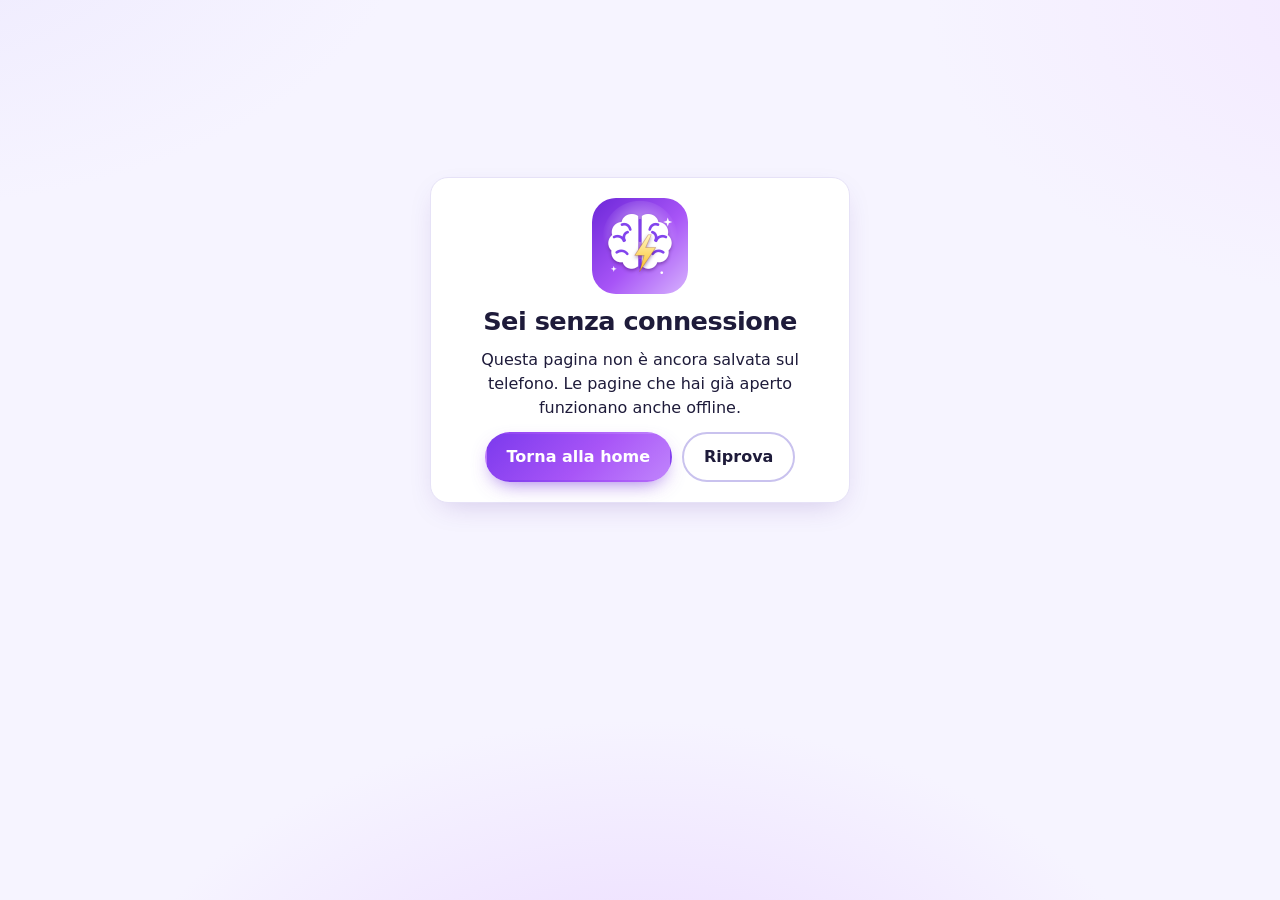
<file: app/offline.html>
<!doctype html>
<html lang="it">
<head>
<meta charset="utf-8">
<meta name="viewport" content="width=device-width,initial-scale=1,viewport-fit=cover">
<title>Sei offline · Mente Allenata</title>
<link rel="stylesheet" href="/stile.css">
<link rel="icon" href="/app/favicon.svg" type="image/svg+xml">
</head>
<body>
<main class="wrap" style="display:grid;place-items:center;min-height:80vh">
  <section class="card stack" style="text-align:center;max-width:420px">
    <img src="/app/icona-192.png" alt="" width="96" height="96" style="margin:0 auto;border-radius:24px">
    <h1 style="font-size:1.6rem">Sei senza connessione</h1>
    <p>Questa pagina non è ancora salvata sul telefono. Le pagine che hai già aperto funzionano anche offline.</p>
    <div class="actions" style="justify-content:center"><a class="btn primary" href="/">Torna alla home</a><button class="btn" onclick="location.reload()">Riprova</button></div>
  </section>
</main>
</body>
</html>
</file>
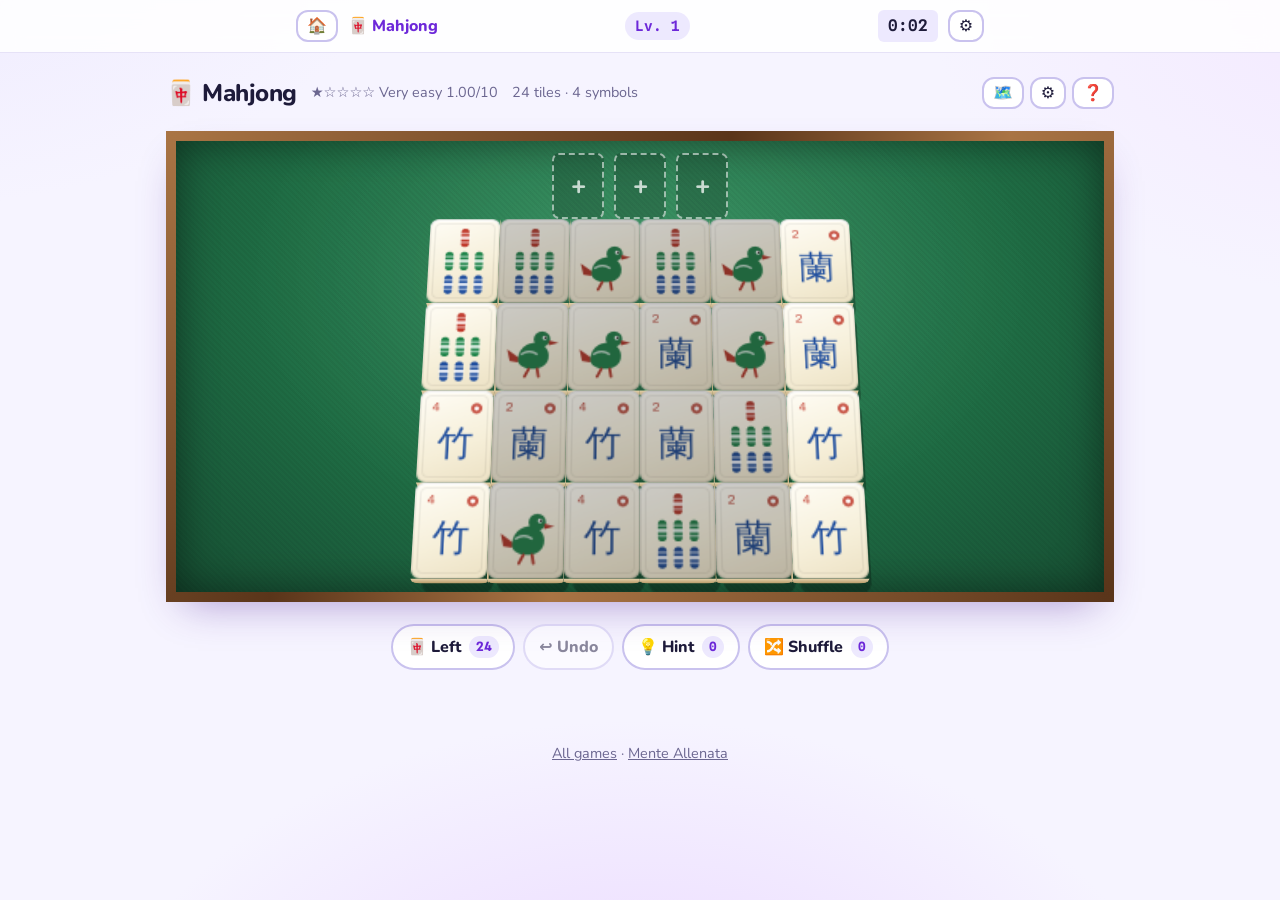
<file: giochi/mahjong.html>
<!doctype html>
<html lang="it">
<head>
<meta charset="utf-8">
<meta name="viewport" content="width=device-width,initial-scale=1,viewport-fit=cover">
<title>Mahjong a livelli · Mente Allenata</title>
<meta name="description" content="Mahjong solitario a livelli infiniti: disposizioni sempre risolvibili che crescono di livello in livello, aiuti, mescola e grafiche che si sbloccano giocando.">
<link rel="stylesheet" href="https://fonts.googleapis.com/css2?family=Nunito:wght@500;700;800&family=Spline+Sans+Mono:wght@400;500;600&display=swap">
<link rel="stylesheet" href="../stile.css">
<link rel="stylesheet" href="giochi.css">
<style>.wrap{max-width:980px}</style>
</head>
<body>
<div class="bar ingame">
  <div class="bar-in">
    <div class="title">🀄 Mahjong</div>
    <div class="scores" id="barScores"></div>
    <div class="timer mono" id="barTimer">0:00</div>
    <span id="barSound"></span>
    <span id="cardAccedi"></span>
  </div>
</div>
<main class="wrap" id="app">
  <div class="g-top"><h1>🀄 Mahjong</h1><div class="g-meta" id="gMeta"></div><div class="g-btns" id="gBtns"></div></div>
  <div class="g-board mj-wrap" id="boardWrap"><div class="mj-slots" id="slots" aria-label="Parcheggio tessere"></div><div class="mj" id="board" aria-label="Tessere del mahjong"></div></div>
  <div class="g-tools">
    <span class="btn" style="cursor:default">🀄 Restano <span class="n" id="restN">0</span></span>
    <button class="btn" id="bUndo">↩️ Annulla</button>
    <button class="btn" id="bHint">💡 Aiuto <span class="n" id="hintN">0</span></button>
    <button class="btn" id="bShuf">🔀 Mescola <span class="n" id="shufN">0</span></button>
  </div>
  <div class="g-msg" id="msg" aria-live="polite"></div>
  <p class="foot"><a href="./" style="color:var(--muted)">Tutti i giochi</a> · <a href="../" style="color:var(--muted)">Mente Allenata</a></p>
</main>
<script src="../sfide/effetti.js"></script>
<script src="../js/lingua.js"></script>
<script src="../js/menu.js"></script>
<script src="../js/energia.js"></script>
<script src="../js/segnala.js"></script>
<script src="comune.js"></script>
<script src="tessere.js"></script>
<script src="temi.js"></script>
<script src="mahjong.js"></script>
<script>window.RACCOLTA_ENDPOINT="https://script.google.com/macros/s/AKfycbzgsmL26nxf3wzvzADgJ4ulpLXbfru19l_NfYDS-NGeXM5lYN4QLITrEe-sNHm23iBi/exec";</script>
<script src="../js/account.js"></script>
</body>
</html>
</file>
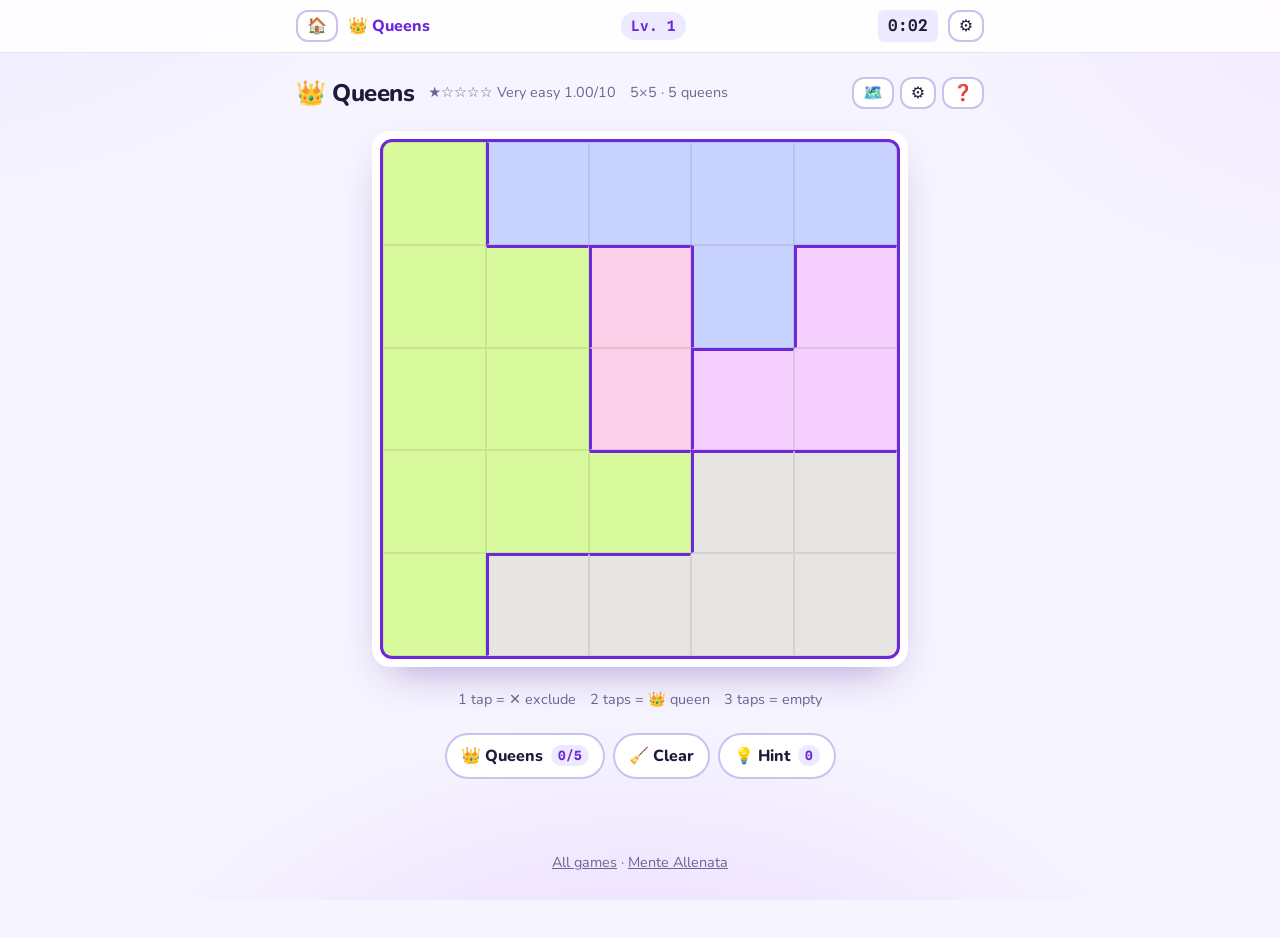
<file: giochi/queens.html>
<!doctype html>
<html lang="it">
<head>
<meta charset="utf-8">
<meta name="viewport" content="width=device-width,initial-scale=1,viewport-fit=cover">
<title>Queens a livelli · Mente Allenata</title>
<meta name="description" content="Queens a livelli infiniti: una regina per riga, colonna e regione colorata, senza che si tocchino. Griglie da 5×5 a 11×11 con soluzione unica e grafiche che si sbloccano giocando.">
<link rel="stylesheet" href="https://fonts.googleapis.com/css2?family=Nunito:wght@500;700;800&family=Spline+Sans+Mono:wght@400;500;600&display=swap">
<link rel="stylesheet" href="../stile.css">
<link rel="stylesheet" href="giochi.css">
</head>
<body>
<div class="bar ingame">
  <div class="bar-in">
    <div class="title">👑 Queens</div>
    <div class="scores" id="barScores"></div>
    <div class="timer mono" id="barTimer">0:00</div>
    <span id="barSound"></span>
    <span id="cardAccedi"></span>
  </div>
</div>
<main class="wrap" id="app">
  <div class="g-top"><h1>👑 Queens</h1><div class="g-meta" id="gMeta"></div><div class="g-btns" id="gBtns"></div></div>
  <div class="g-board"><div class="qn" id="board" aria-label="Griglia di Queens"></div></div>
  <div class="qn-leg"><span>1 tocco = ✕ escludi</span><span>2 tocchi = 👑 regina</span><span>3 tocchi = vuota</span></div>
  <div class="g-tools">
    <span class="btn" style="cursor:default">👑 Regine <span class="n" id="qN">0</span></span>
    <button class="btn" id="bClear">🧹 Pulisci</button>
    <button class="btn" id="bHint">💡 Aiuto <span class="n" id="hintN">0</span></button>
  </div>
  <div class="g-msg" id="msg" aria-live="polite"></div>
  <p class="foot"><a href="./" style="color:var(--muted)">Tutti i giochi</a> · <a href="../" style="color:var(--muted)">Mente Allenata</a></p>
</main>
<script src="../sfide/effetti.js"></script>
<script src="../js/lingua.js"></script>
<script src="../js/menu.js"></script>
<script src="../js/energia.js"></script>
<script src="../js/segnala.js"></script>
<script src="comune.js"></script>
<script src="temi.js"></script>
<script src="queens.js"></script>
<script>window.RACCOLTA_ENDPOINT="https://script.google.com/macros/s/AKfycbzgsmL26nxf3wzvzADgJ4ulpLXbfru19l_NfYDS-NGeXM5lYN4QLITrEe-sNHm23iBi/exec";</script>
<script src="../js/account.js"></script>
</body>
</html>
</file>
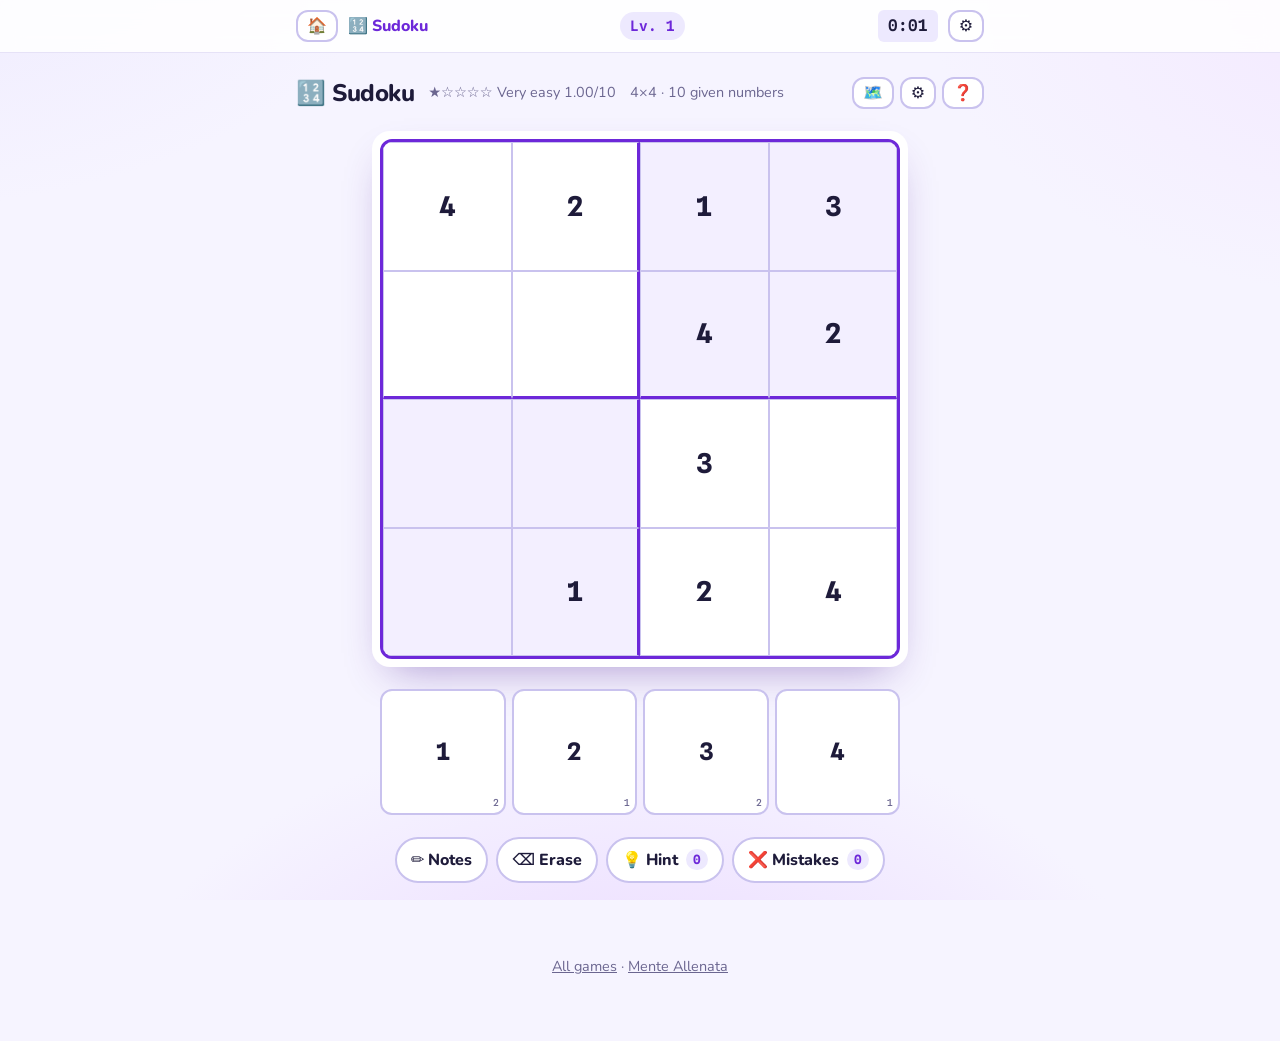
<file: giochi/sudoku.html>
<!doctype html>
<html lang="it">
<head>
<meta charset="utf-8">
<meta name="viewport" content="width=device-width,initial-scale=1,viewport-fit=cover">
<title>Sudoku a livelli · Mente Allenata</title>
<meta name="description" content="Sudoku a livelli infiniti: si parte da griglie piccole e facili, la difficoltà sale piano, soluzione sempre unica, note, aiuti e grafiche che si sbloccano giocando.">
<link rel="stylesheet" href="https://fonts.googleapis.com/css2?family=Nunito:wght@500;700;800&family=Spline+Sans+Mono:wght@400;500;600&display=swap">
<link rel="stylesheet" href="../stile.css">
<link rel="stylesheet" href="giochi.css">
</head>
<body>
<div class="bar ingame">
  <div class="bar-in">
    <div class="title">🔢 Sudoku</div>
    <div class="scores" id="barScores"></div>
    <div class="timer mono" id="barTimer">0:00</div>
    <span id="barSound"></span>
    <span id="cardAccedi"></span>
  </div>
</div>
<main class="wrap" id="app">
  <div class="g-top"><h1>🔢 Sudoku</h1><div class="g-meta" id="gMeta"></div><div class="g-btns" id="gBtns"></div></div>
  <div class="g-board"><div class="sd" id="board" aria-label="Griglia del sudoku"></div></div>
  <div class="sd-pad" id="pad"></div>
  <div class="g-tools">
    <button class="btn" id="bNote">✏️ Note</button>
    <button class="btn" id="bDel">⌫ Cancella</button>
    <button class="btn" id="bHint">💡 Aiuto <span class="n" id="hintN">0</span></button>
    <span class="btn" id="errBox" style="cursor:default">❌ Errori <span class="n" id="errN">0</span></span>
  </div>
  <div class="g-msg" id="msg" aria-live="polite"></div>
  <p class="foot"><a href="./" style="color:var(--muted)">Tutti i giochi</a> · <a href="../" style="color:var(--muted)">Mente Allenata</a></p>
</main>
<script src="../sfide/effetti.js"></script>
<script src="../js/lingua.js"></script>
<script src="../js/menu.js"></script>
<script src="../js/energia.js"></script>
<script src="../js/segnala.js"></script>
<script src="comune.js"></script>
<script src="temi.js"></script>
<script src="sudoku.js"></script>
<script>window.RACCOLTA_ENDPOINT="https://script.google.com/macros/s/AKfycbzgsmL26nxf3wzvzADgJ4ulpLXbfru19l_NfYDS-NGeXM5lYN4QLITrEe-sNHm23iBi/exec";</script>
<script src="../js/account.js"></script>
</body>
</html>
</file>
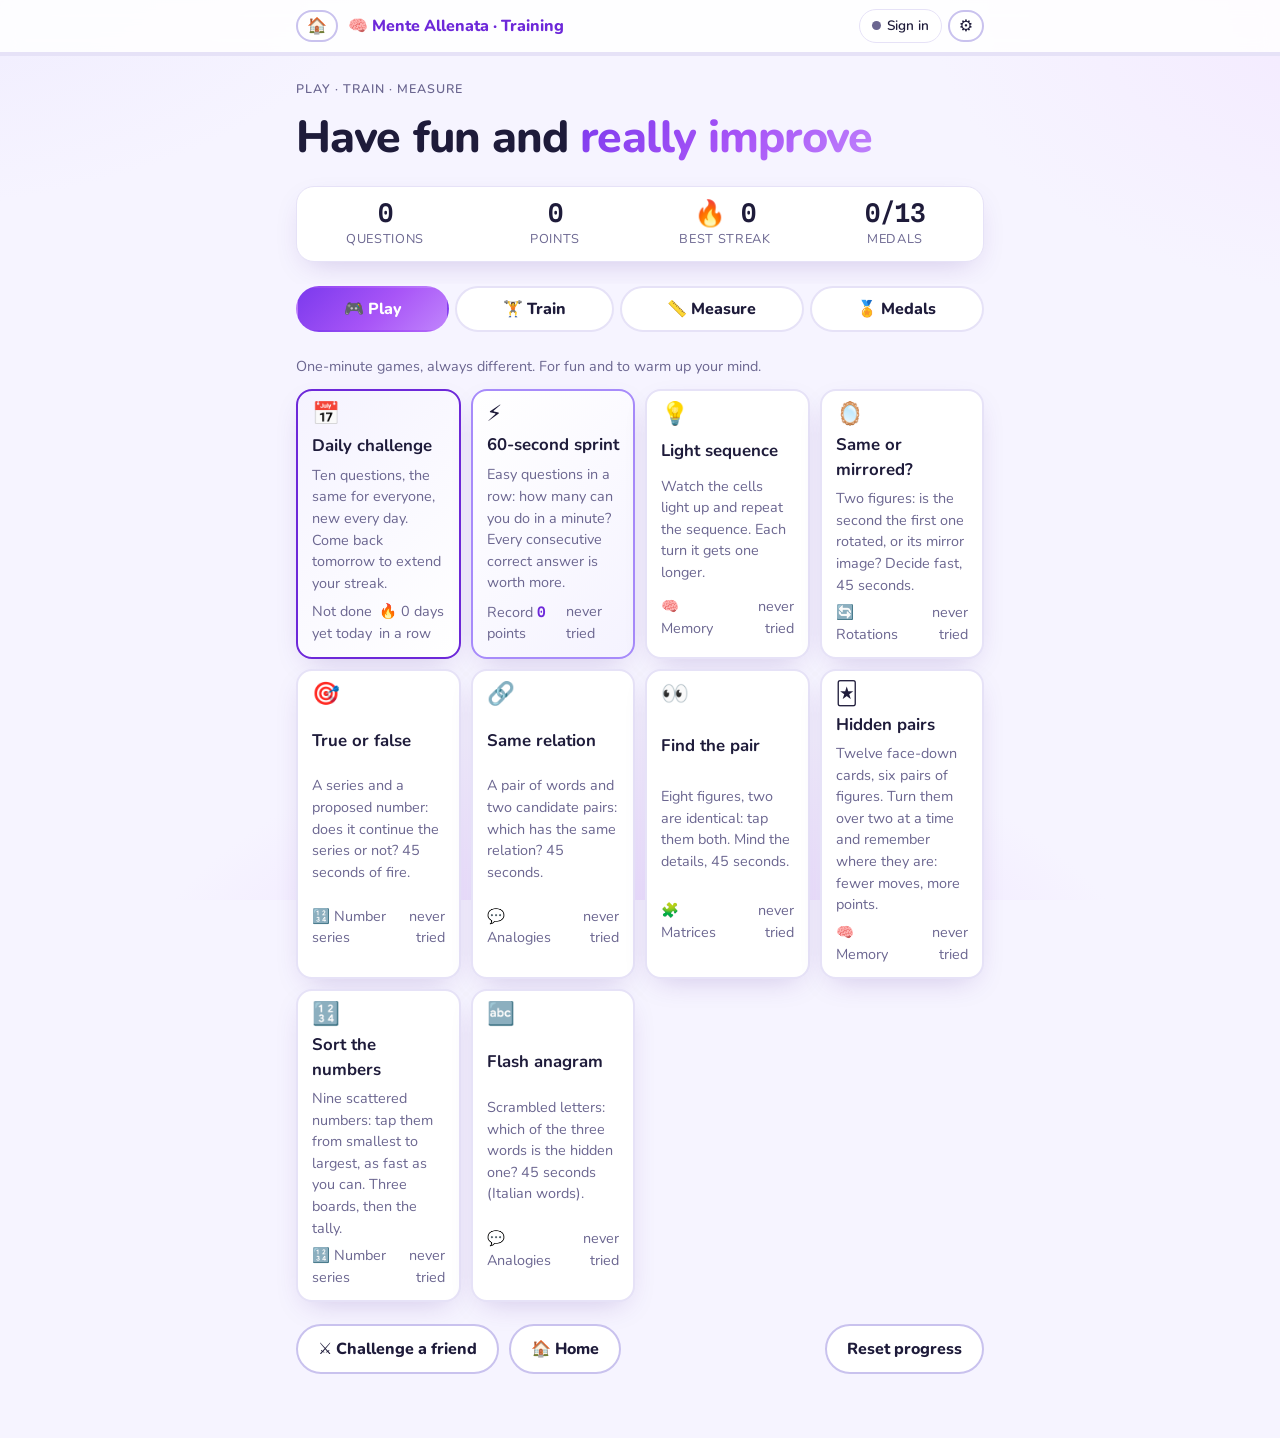
<file: sfide/allenamento.html>
<!doctype html>
<html lang="it">
<head>
<meta charset="utf-8">
<meta name="viewport" content="width=device-width,initial-scale=1,viewport-fit=cover">
<meta name="theme-color" content="#6d28d9">
<link rel="manifest" href="/manifest.webmanifest">
<link rel="icon" href="/app/favicon.svg" type="image/svg+xml">
<link rel="icon" href="/app/favicon.ico" sizes="32x32">
<link rel="apple-touch-icon" href="/app/apple-touch-icon.png">
<meta name="apple-mobile-web-app-capable" content="yes">
<meta name="mobile-web-app-capable" content="yes">
<meta name="apple-mobile-web-app-title" content="Mente Allenata">
<meta name="apple-mobile-web-app-status-bar-style" content="default">
<title>Gioca e allenati · Mente Allenata</title>
<meta name="description" content="Allenati area per area: matrici, serie numeriche, analogie, memoria e rotazioni. La difficoltà sale con i tuoi successi, ogni risposta viene spiegata e i progressi restano salvati sul tuo dispositivo.">
<link rel="stylesheet" href="https://fonts.googleapis.com/css2?family=Nunito:wght@500;700;800&family=Spline+Sans+Mono:wght@400;500;600&display=swap">
<link rel="stylesheet" href="../stile.css">
</head>
<body>
<div class="bar">
  <div class="bar-in">
    <div class="title" id="barTitle"><a href="../" style="color:inherit;text-decoration:none">🧠 Mente Allenata</a> · Allenamento</div>
    <div class="scores" id="barScores"></div>
    <div class="timer mono hidden-timer" id="barTimer">--</div>
  </div>
  <div class="progress"><i id="barProg"></i></div>
</div>
<main class="wrap" id="app" aria-live="polite"></main>
<script>window.RACCOLTA_ENDPOINT="https://script.google.com/macros/s/AKfycbzgsmL26nxf3wzvzADgJ4ulpLXbfru19l_NfYDS-NGeXM5lYN4QLITrEe-sNHm23iBi/exec";</script>
<script src="../js/account.js"></script>
<script src="../js/difficolta.js"></script>
<script src="quesiti.js"></script>
<script src="famiglie.js"></script>
<script src="effetti.js"></script>
<script src="../js/lingua.js"></script>
<script src="../js/menu.js"></script>
<script src="../js/segnala.js"></script>
<script src="giochi.js"></script>
<script src="allenamento.js"></script>
<!-- App installabile (PWA): service worker, banner "Installa l'app", avviso aggiornamenti. -->
<script src="../js/pwa.js"></script>
</body>
</html>
</file>
<file: stile.css>
/* Tema unico e fisso (nessun tema chiaro/scuro di sistema): un solo colore di marca, il viola, con le sue sfumature. */
:root{
  --brand:#6d28d9; --brand-600:#5b21b6; --brand-400:#8b5cf6; --brand-300:#a78bfa; --brand-200:#ddd6fe; --brand-100:#ede9fe; --brand-50:#f5f3ff;
  --bg:#f6f4ff; --surface:#ffffff; --fg:#1e1b3a; --muted:#6b6690; --border:#e6e2f7; --border-strong:#c9c2ee;
  --accent:var(--brand); --accent-fg:#ffffff; --accent-soft:var(--brand-100);
  --warn:#9a3412; --warn-soft:#fff1e6; --ok:#166534; --ok-soft:#e3f8ea; --bad:#9f1239; --bad-soft:#ffe4ea;
  --me:var(--brand); --me-soft:var(--brand-100); --opp:#be185d; --opp-soft:#fce7f3;
  --focus:#7c3aed;
  --shadow:0 10px 30px -12px rgba(76,29,149,.25);
  --grad:linear-gradient(135deg,#7c3aed 0%,#a855f7 55%,#c084fc 100%);
  --font-body:'Nunito',system-ui,-apple-system,'Segoe UI',Roboto,sans-serif;
  --font-mono:'Spline Sans Mono',ui-monospace,SFMono-Regular,Menlo,Consolas,monospace;
}
*{box-sizing:border-box}
html,body{height:100%}
body{margin:0;background:var(--bg);background-image:radial-gradient(900px 500px at -10% -10%,#ede9fe 0%,transparent 60%),radial-gradient(800px 500px at 110% 0%,#f3e8ff 0%,transparent 60%),radial-gradient(900px 600px at 50% 120%,#e9d5ff 0%,transparent 60%);background-attachment:fixed;color:var(--fg);font-family:var(--font-body);font-size:16px;line-height:1.5;-webkit-font-smoothing:antialiased}
h1,h2,h3{text-wrap:balance;line-height:1.2;margin:0}
h1{font-size:clamp(1.9rem,5vw,2.8rem);font-weight:800;letter-spacing:-.02em}
.grad{background:var(--grad);-webkit-background-clip:text;background-clip:text;color:transparent}
h2{font-size:1.4rem;font-weight:800}
h3{font-size:1.05rem;font-weight:800}
p{margin:0}
button,select,input{font:inherit;color:inherit}
:focus-visible{outline:3px solid var(--focus);outline-offset:2px}
.mono{font-family:var(--font-mono);font-variant-numeric:tabular-nums}
svg{display:block;max-width:100%}

/* barra con punteggi e timer */
.bar{position:sticky;top:0;z-index:5;background:rgba(255,255,255,.85);backdrop-filter:blur(10px);border-bottom:1px solid var(--border)}
.bar-in{max-width:720px;margin:0 auto;padding-block:8px;padding-left:max(16px,env(safe-area-inset-left,0px));padding-right:max(16px,env(safe-area-inset-right,0px));display:flex;align-items:center;gap:10px;min-height:52px}
.bar .title{font-weight:800;color:var(--brand);min-width:0;overflow:hidden;text-overflow:ellipsis;white-space:nowrap}
.bar .scores{display:flex;gap:6px;min-width:0;flex:1;justify-content:center}
.bar .sc{display:inline-flex;align-items:center;gap:6px;padding:3px 10px;border-radius:999px;font-size:.9rem;min-width:0}
.bar .sc .n{overflow:hidden;text-overflow:ellipsis;white-space:nowrap;max-width:9ch;font-weight:500}
.bar .sc .v{font-family:var(--font-mono);font-weight:600}
.bar .sc.me{background:var(--me-soft);color:var(--me)}
.bar .sc.opp{background:var(--opp-soft);color:var(--opp)}
.bar .timer{margin-left:auto;font-family:var(--font-mono);font-variant-numeric:tabular-nums;font-weight:600;padding:4px 10px;border-radius:6px;background:var(--accent-soft);color:var(--fg);white-space:nowrap}
.bar .timer.low{background:var(--warn-soft);color:var(--warn)}
.bar .timer.hidden-timer{display:none}
.progress{height:3px;background:var(--border)}
.progress>i{display:block;height:100%;background:var(--accent);width:0;transition:width 1s linear}

.wrap{max-width:720px;margin:0 auto;padding-block:24px 64px;padding-left:max(16px,env(safe-area-inset-left,0px));padding-right:max(16px,env(safe-area-inset-right,0px));display:grid;gap:22px}
.eyebrow{font-size:.78rem;letter-spacing:.08em;text-transform:uppercase;color:var(--muted);font-weight:600}
.lede{font-size:1.1rem;color:var(--muted);max-width:60ch}
.stack{display:grid;gap:12px}
.card{background:var(--surface);border:1px solid var(--border);border-radius:18px;padding:20px 22px;display:grid;gap:12px;box-shadow:var(--shadow)}
.note{background:var(--warn-soft);border:1px solid color-mix(in srgb,var(--warn) 35%,transparent);border-radius:10px;padding:14px 16px;font-size:.95rem}
.note strong{color:var(--warn)}
.err{background:var(--bad-soft);border:1px solid color-mix(in srgb,var(--bad) 35%,transparent);border-radius:10px;padding:14px 16px;font-size:.95rem}
.btn{appearance:none;border:2px solid var(--border-strong);background:var(--surface);border-radius:999px;padding:11px 20px;font-weight:800;cursor:pointer;display:inline-flex;align-items:center;gap:8px;text-decoration:none;color:var(--fg);transition:transform .15s,box-shadow .15s}
.btn:active{transform:scale(.97)}
.btn:hover{border-color:var(--fg)}
.btn.primary{background:var(--grad);color:#fff;border-color:transparent;box-shadow:0 8px 20px -8px rgba(109,40,217,.7)}
.btn.primary:hover{filter:brightness(1.06);box-shadow:0 12px 24px -8px rgba(109,40,217,.8)}
.btn.big{font-size:1.1rem;padding:14px 22px}
.btn[disabled]{opacity:.5;cursor:not-allowed}
.actions{display:flex;flex-wrap:wrap;gap:10px;align-items:center}
.two{display:grid;grid-template-columns:repeat(auto-fit,minmax(240px,1fr));gap:12px}
.field{display:grid;gap:6px}
.field label{font-weight:500}
.field input,.field select{padding:10px 12px;border:2px solid var(--border);border-radius:8px;background:var(--surface);color:var(--fg);width:100%}
.field input.code{font-family:var(--font-mono);font-size:1.4rem;letter-spacing:.2em;text-transform:uppercase;max-width:220px}
.field input:focus,.field select:focus{border-color:var(--accent);outline:none}
.hint{color:var(--muted);font-size:.9rem}
.checks{display:flex;flex-wrap:wrap;gap:8px 16px}
.checks label{display:inline-flex;gap:6px;align-items:center;font-weight:500}
.codebox{display:grid;gap:6px;justify-items:center;padding:22px;background:var(--surface);border:2px dashed var(--brand-300);border-radius:18px;box-shadow:var(--shadow)}
.codebox .code{font-family:var(--font-mono);font-size:clamp(2.4rem,10vw,3.4rem);font-weight:600;letter-spacing:.25em;color:var(--accent)}
.codebox .lnk{font-family:var(--font-mono);font-size:.85rem;color:var(--muted);overflow-wrap:anywhere;text-align:center}
.pl{display:flex;align-items:center;gap:10px;padding:10px 12px;border-radius:8px;background:var(--bg)}
.pl .dot{width:10px;height:10px;border-radius:50%;background:var(--border-strong);flex:none}
.pl .dot.on{background:var(--ok)}
.pl .nm{font-weight:600}
.pl .st{color:var(--muted);font-size:.9rem;margin-left:auto}
.spin{display:inline-block;width:14px;height:14px;border:2px solid var(--border-strong);border-top-color:var(--accent);border-radius:50%;animation:sp 1s linear infinite;vertical-align:-2px}
@keyframes sp{to{transform:rotate(360deg)}}

/* quesito */
.q{font-size:1.15rem;font-weight:500}
.q .small{display:block;color:var(--muted);font-size:.9rem;font-weight:400;margin-top:4px}
.seq{font-family:var(--font-mono);font-size:clamp(1.4rem,5vw,2rem);font-weight:600;letter-spacing:.04em;display:flex;flex-wrap:wrap;gap:.3em .6em;align-items:baseline}
.seq .qm{color:var(--accent)}
.analogy{font-size:clamp(1.3rem,4.5vw,1.8rem);font-weight:600;display:flex;flex-wrap:wrap;gap:.25em .5em;align-items:baseline}
.analogy .qm{color:var(--accent)}
.analogy .op{color:var(--muted);font-weight:400}
.opts{display:grid;gap:10px}
.opts.text{grid-template-columns:repeat(auto-fit,minmax(140px,1fr))}
.opts.fig{grid-template-columns:repeat(auto-fit,minmax(100px,1fr))}
.opt{appearance:none;border:2px solid var(--border);background:var(--surface);border-radius:14px;box-shadow:0 2px 8px -4px rgba(76,29,149,.15);padding:12px 14px;cursor:pointer;display:flex;align-items:center;gap:12px;text-align:left;min-width:0;position:relative}
.opt:hover{border-color:var(--brand-300);transform:translateY(-1px)}
.opt.sel{border-color:var(--me);background:var(--me-soft)}
.opt.right{border-color:var(--ok);background:var(--ok-soft)}
.opt.wrong{border-color:var(--bad);background:var(--bad-soft)}
.opt[disabled]{cursor:default}
.opt .k{font-family:var(--font-mono);font-size:.8rem;color:var(--muted);flex:none;width:1.4em}
.opt .v{font-weight:500;min-width:0;overflow-wrap:anywhere}
.opt.fig{flex-direction:column;align-items:center;gap:6px;padding:10px}
.opt.fig svg{width:100%;height:auto;max-width:110px;aspect-ratio:1;color:var(--fg)}
.opt .tag{position:absolute;top:-8px;right:-6px;display:flex;gap:3px}
.opt .tag i{font-style:normal;font-size:.7rem;font-weight:700;padding:1px 6px;border-radius:999px;color:#fff}
.opt .tag i.me{background:var(--me)}
.opt .tag i.opp{background:var(--opp)}
.grid3{display:grid;grid-template-columns:repeat(3,minmax(0,1fr));gap:8px;max-width:360px;width:100%;background:var(--surface);border:1px solid var(--border);border-radius:12px;padding:10px}
.grid3 .cell{aspect-ratio:1;min-width:0;border:1px solid var(--border);border-radius:6px;display:flex;align-items:center;justify-content:center;color:var(--fg)}
.grid3 .cell svg{width:92%;height:92%}
.grid3 .cell.ask{border:2px dashed var(--accent);color:var(--accent);font-family:var(--font-mono);font-size:1.8rem;font-weight:600}
.figbox{background:var(--surface);border:1px solid var(--border);border-radius:12px;padding:14px;display:inline-flex;color:var(--fg)}
.figbox svg{width:150px;height:150px;aspect-ratio:1}
.wait{display:flex;align-items:center;gap:10px;padding:12px 14px;border-radius:8px;background:var(--surface);border:1px solid var(--border);color:var(--muted)}

/* esito del turno */
.verdict{display:grid;gap:10px}
.vrow{display:grid;grid-template-columns:1fr auto auto;gap:12px;align-items:center;padding:10px 14px;border-radius:8px;background:var(--surface);border:1px solid var(--border)}
.vrow.me{border-left:4px solid var(--me)}
.vrow.opp{border-left:4px solid var(--opp)}
.vrow .nm{font-weight:600;min-width:0;overflow:hidden;text-overflow:ellipsis;white-space:nowrap}
.vrow .t{font-family:var(--font-mono);color:var(--muted);font-size:.9rem}
.vrow .pt{font-family:var(--font-mono);font-weight:700;font-size:1.1rem}
.vrow .pt.ok{color:var(--ok)}
.vrow .pt.bad{color:var(--bad)}
.countdown{font-family:var(--font-mono);font-size:clamp(4rem,20vw,7rem);font-weight:600;text-align:center;line-height:1;padding:40px 0;color:var(--accent)}

/* fine partita */
.final{display:grid;gap:6px;padding:26px 24px;background:var(--surface);border:1px solid var(--border);border-radius:20px;text-align:center;box-shadow:var(--shadow)}
.final .big{font-size:clamp(1.8rem,7vw,2.6rem);font-weight:800;line-height:1.1;background:var(--grad);-webkit-background-clip:text;background-clip:text;color:transparent}
.final .sub{color:var(--muted)}
.scoreline{display:grid;grid-template-columns:1fr auto 1fr;gap:16px;align-items:center;padding:14px 0}
.scoreline .p{display:grid;gap:2px;text-align:center}
.scoreline .p .n{font-weight:600;overflow:hidden;text-overflow:ellipsis;white-space:nowrap}
.scoreline .p .v{font-family:var(--font-mono);font-size:clamp(2rem,9vw,3rem);font-weight:600;line-height:1}
.scoreline .p.me .v{color:var(--me)}
.scoreline .p.opp .v{color:var(--opp)}
.scoreline .vs{color:var(--muted);font-weight:600}
table{border-collapse:collapse;width:100%;font-size:.95rem}
td,th{text-align:left;padding:8px 6px;border-bottom:1px solid var(--border);vertical-align:top}
th{font-weight:600;color:var(--muted);font-size:.85rem;text-transform:uppercase;letter-spacing:.05em}
td.num{font-family:var(--font-mono);font-variant-numeric:tabular-nums;text-align:right}
td.num.ok{color:var(--ok)}
td.num.bad{color:var(--bad)}
details{border:1px solid var(--border);border-radius:10px;background:var(--surface)}
details summary{cursor:pointer;padding:12px 16px;font-weight:600}
details .body{padding:0 16px 16px;display:grid;gap:12px}
@media (max-width:480px){
  .bar.ingame .title{display:none}
  .grid3{max-width:100%}
}
@media (prefers-reduced-motion:reduce){ .progress>i{transition:none} .spin{animation:none} }

/* comuni alle pagine di allenamento */
.grid3 .cell.ans{border:2px solid var(--ok);background:var(--ok-soft)}
.areas{display:grid;grid-template-columns:repeat(auto-fit,minmax(200px,1fr));gap:12px}
.area{background:var(--surface);border:2px solid var(--border);border-radius:18px;padding:16px 18px;display:grid;gap:8px;text-align:left;cursor:pointer;color:inherit;box-shadow:var(--shadow);transition:transform .15s,border-color .15s;font:inherit}
.area:hover{border-color:var(--brand-300);transform:translateY(-2px)}
.area .ic{font-size:1.6rem;line-height:1}
.area b{font-size:1.05rem}
.area .lv{display:flex;justify-content:space-between;align-items:center;font-size:.9rem;color:var(--muted)}
.area .lv .mono{color:var(--accent);font-weight:600}
.area .track{height:8px;background:var(--border);border-radius:4px;overflow:hidden}
.area .track>i{display:block;height:100%;background:var(--accent);border-radius:4px}
.area svg.spark{width:100%;height:36px;color:var(--accent)}
.badges{display:flex;flex-wrap:wrap;gap:8px}
.badge{display:inline-flex;align-items:center;gap:6px;padding:6px 12px;border-radius:999px;background:var(--surface);border:1px solid var(--border);font-size:.9rem}
.badge.off{opacity:.45;filter:grayscale(1)}
.badge .e{font-size:1.1rem}
.stat{display:grid;gap:2px;text-align:center}
.stat .v{font-family:var(--font-mono);font-size:1.6rem;font-weight:600;line-height:1.1}
.stat .l{font-size:.8rem;color:var(--muted);text-transform:uppercase;letter-spacing:.05em}
.stats{display:grid;grid-template-columns:repeat(auto-fit,minmax(84px,1fr));gap:10px}
.fb{display:grid;gap:8px;padding:14px 16px;border-radius:10px;border:1px solid var(--border);background:var(--surface)}
.fb.ok{border-color:var(--ok);background:var(--ok-soft)}
.fb.bad{border-color:var(--bad);background:var(--bad-soft)}
.fb b{font-size:1.1rem}
.memshow{height:160px;display:flex;align-items:center;justify-content:center;background:var(--surface);border:1px solid var(--border);border-radius:12px;font-family:var(--font-mono);font-size:4rem;font-weight:600;letter-spacing:.05em}
.memshow.small{font-size:1.05rem;color:var(--muted);font-family:var(--font-body);font-weight:400}
.field input.mem{font-family:var(--font-mono);font-size:1.4rem;letter-spacing:.15em;max-width:360px}
.chart{width:100%;height:160px;color:var(--accent)}
.chart text{fill:var(--muted);font-size:11px;font-family:var(--font-mono)}
.presets{display:flex;flex-wrap:wrap;gap:8px}
.preset{appearance:none;border:2px solid var(--border);background:var(--surface);border-radius:999px;padding:6px 14px;font-weight:600;cursor:pointer;font-size:.9rem}
.preset.on{border-color:var(--accent);background:var(--accent-soft)}
.vs-rec{font-size:.95rem;color:var(--muted)}

/* home */
.hero{display:grid;gap:14px;padding:34px 26px;border-radius:24px;background:var(--grad);color:#fff;box-shadow:0 20px 40px -16px rgba(109,40,217,.6);position:relative;overflow:hidden}
.hero::after{content:"";position:absolute;right:-60px;top:-60px;width:220px;height:220px;border-radius:50%;background:rgba(255,255,255,.14)}
.hero h1{color:#fff;font-size:clamp(2rem,6vw,3rem)}
.hero p{color:rgba(255,255,255,.9);font-size:1.1rem;max-width:56ch}
.hero .eyebrow{color:rgba(255,255,255,.8)}
.hero .btn.light{background:#fff;color:var(--brand);border-color:#fff}
.tiles{display:grid;grid-template-columns:repeat(auto-fit,minmax(230px,1fr));gap:14px}
.tile{display:grid;gap:8px;padding:20px;border-radius:18px;background:var(--surface);border:2px solid var(--border);box-shadow:var(--shadow);text-decoration:none;color:inherit;transition:transform .15s,border-color .15s;position:relative;align-content:start}
.tile:hover{transform:translateY(-3px);border-color:var(--brand-300)}
.tile .ic{font-size:2rem;line-height:1}
.tile b{font-size:1.15rem;font-weight:800}
.tile span{color:var(--muted)}
.tile .cta{color:var(--brand);font-weight:800;margin-top:4px}
.tile .pill{position:absolute;top:14px;right:14px;background:var(--brand-100);color:var(--brand)}
.radar{width:100%;max-width:420px;height:auto;margin:0 auto;display:block}
.radar .grid{fill:none;stroke:var(--border-strong)}
.radar .axis{stroke:var(--border)}
.radar .lab{font-size:12px;font-weight:800;fill:var(--fg)}
.radar .area1{fill:rgba(124,58,237,.25);stroke:var(--brand);stroke-width:2.5}
.radar .area2{fill:rgba(190,24,93,.15);stroke:var(--opp);stroke-width:2;stroke-dasharray:5 4}
.legend{display:flex;flex-wrap:wrap;gap:14px;justify-content:center;font-size:.9rem;color:var(--muted)}
.legend i{display:inline-block;width:12px;height:12px;border-radius:3px;vertical-align:-1px;margin-right:5px}
.share{display:grid;gap:8px}
.share textarea{width:100%;min-height:96px;font:inherit;font-size:.95rem;padding:10px 12px;border:2px solid var(--border);border-radius:12px;background:var(--surface);color:var(--fg);resize:vertical}
.foot{color:var(--muted);font-size:.9rem;text-align:center;padding-top:8px}
.area.serio{border-color:var(--brand-200);background:linear-gradient(180deg,#fff 0%,var(--brand-50) 100%)}
.area.serio b::after{content:' · serio';font-weight:700;color:var(--brand);font-size:.8rem}

/* cellulare: pulsanti grandi e a tutta larghezza */
.btn.wide{width:100%;justify-content:center}
@media (max-width:560px){
  .btn.big{width:100%;justify-content:center;padding:15px 20px;font-size:1.1rem}
  .actions>.btn{flex:1 1 auto;justify-content:center}
  .opts.text{grid-template-columns:1fr 1fr}
  .opts.fig{grid-template-columns:repeat(3,1fr)}
  .opt{padding:14px 12px;min-height:56px}
  .opt.fig{padding:8px}
  .codebox .code{font-size:2.6rem}
}

/* pulsante account dentro la barra (sfide e allenamento) */
.bar #cardAccedi{display:inline-flex;margin-left:6px}
.bar #cardAccedi .acc-btn{position:static!important;padding:5px 10px!important;font-size:.85rem!important;box-shadow:none!important;margin:0!important}
.bar.ingame #cardAccedi,.bar.ingame #barMenu #cardAccedi{display:none}

/* menu ⚙️ in alto a destra: accesso, suoni, installa l'app */
[hidden]{display:none!important}
.bar-in{position:relative}
#barMenu{margin-left:auto;position:relative;flex:none;display:inline-flex;align-items:center;gap:6px}
.bar .home-btn{flex:none;text-decoration:none}
.bar .timer:not(.hidden-timer)~#barMenu{margin-left:0}
.menu-pop{position:absolute;top:calc(100% + 8px);right:0;width:min(280px,calc(100vw - 24px));background:var(--surface);border:1px solid var(--border);border-radius:16px;box-shadow:var(--shadow);padding:6px;display:grid;gap:2px;z-index:20;text-align:left}
.menu-row{display:flex;align-items:center;justify-content:space-between;gap:10px;padding:8px 10px;border-radius:10px;min-height:44px;font:inherit;background:none;border:0;color:inherit;width:100%;text-decoration:none;text-align:left}
.menu-row .menu-lab{font-weight:700;white-space:nowrap}
.menu-act{cursor:pointer}.menu-act:hover{background:var(--brand-50)}
#barMenu #cardAccedi{display:inline-flex}
#barMenu #cardAccedi .acc-btn{position:static!important;padding:6px 12px!important;font-size:.85rem!important;box-shadow:none!important;margin:0!important;max-width:34vw;overflow:hidden;text-overflow:ellipsis;white-space:nowrap}

/* diagnostica del collegamento (sfide) */
.diag pre{margin:0;max-height:220px;overflow:auto;font-size:.78rem;line-height:1.45;background:var(--bg);border:1px solid var(--border);border-radius:8px;padding:10px;white-space:pre-wrap;word-break:break-word}

/* ---- compattezza su telefono (Federico: "troppo scroll") ----
   .tiles.compact : card piccole, 2 per riga (3 da 720px), ognuna col suo colore (8 palette a rotazione)
   .fold          : sezione richiudibile; l'intestazione .sec-head (o h2/h3) apre e chiude, stato salvato in localStorage (js/menu.js)
   .note.small    : avvertenza in una riga piccola */
.sec-head{display:flex;align-items:baseline;justify-content:space-between;gap:12px;flex-wrap:wrap}
.tiles.compact{grid-template-columns:repeat(2,minmax(0,1fr));gap:10px}
.tiles.compact .tile{--c1:#7c3aed;--c2:#c084fc;--tint:#f3e8ff;padding:12px 12px 10px;gap:4px;border-radius:18px;border:0;background:linear-gradient(160deg,#fff 0%,var(--tint) 100%);box-shadow:0 1px 2px rgba(76,29,149,.06),0 10px 24px -14px rgba(76,29,149,.35);overflow:hidden}
.tiles.compact .tile::before{content:"";position:absolute;inset:0 0 auto 0;height:4px;background:linear-gradient(90deg,var(--c1),var(--c2))}
.tiles.compact .tile::after{content:"";position:absolute;right:-28px;bottom:-28px;width:90px;height:90px;border-radius:50%;background:linear-gradient(135deg,var(--c1),var(--c2));opacity:.10}
.tiles.compact .tile .ic{font-size:1.3rem;width:40px;height:40px;display:grid;place-items:center;border-radius:12px;background:linear-gradient(135deg,var(--c1),var(--c2));box-shadow:0 6px 14px -6px var(--c1);margin:4px 0 4px}
.tiles.compact .tile b{font-size:.95rem;line-height:1.2;letter-spacing:-.01em}
.tiles.compact .tile>span:not(.ic):not(.pill):not(.cta){font-size:.8rem;line-height:1.3;display:-webkit-box;-webkit-line-clamp:2;-webkit-box-orient:vertical;overflow:hidden}
.tiles.compact .tile .cta{font-size:.78rem;margin-top:2px;color:var(--c1);display:inline-flex;align-items:center;gap:4px}
.tiles.compact .tile .pill{top:12px;right:10px;font-size:.75rem;padding:2px 7px;background:rgba(255,255,255,.85);color:var(--c1);border:1px solid color-mix(in srgb,var(--c1) 25%,transparent)}
.tiles.compact .tile:hover{transform:translateY(-3px);box-shadow:0 16px 28px -14px var(--c1)}
.tiles.compact .tile:active{transform:scale(.98)}
.tiles.compact .tile:nth-child(8n+2){--c1:#f59e0b;--c2:#fbbf24;--tint:#fff7e6}
.tiles.compact .tile:nth-child(8n+3){--c1:#0ea5e9;--c2:#67e8f9;--tint:#e8f7fd}
.tiles.compact .tile:nth-child(8n+4){--c1:#e11d48;--c2:#fb7185;--tint:#ffe9ee}
.tiles.compact .tile:nth-child(8n+5){--c1:#16a34a;--c2:#4ade80;--tint:#e9f9ee}
.tiles.compact .tile:nth-child(8n+6){--c1:#ea580c;--c2:#fb923c;--tint:#fff1e8}
.tiles.compact .tile:nth-child(8n+7){--c1:#2563eb;--c2:#60a5fa;--tint:#e8f0fe}
.tiles.compact .tile:nth-child(8n+8){--c1:#db2777;--c2:#f472b6;--tint:#fde8f3}
@media (min-width:720px){.tiles.compact{grid-template-columns:repeat(3,minmax(0,1fr))}}
.fold>.sec-head,.fold>h2:first-child,.fold>h3:first-child{cursor:pointer;user-select:none;position:relative;padding-right:28px;margin:0}
.fold>.sec-head::after,.fold>h2:first-child::after,.fold>h3:first-child::after{content:"";position:absolute;right:6px;top:50%;width:9px;height:9px;border-right:2.5px solid var(--muted);border-bottom:2.5px solid var(--muted);transform:translateY(-70%) rotate(45deg);transition:transform .2s}
.fold.open>.sec-head::after,.fold.open>h2:first-child::after,.fold.open>h3:first-child::after{transform:translateY(-30%) rotate(225deg)}
.fold:not(.open)>*:not(.sec-head):not(h2:first-child):not(h3:first-child){display:none}
.fold:not(.open){padding-top:14px;padding-bottom:14px}
.note.small{font-size:.8rem;padding:8px 12px;border-radius:8px;line-height:1.35}
/* inviti tra amici (sfide) */
.card.invito{border-color:var(--brand);background:linear-gradient(135deg,var(--brand-50) 0%,#fff 100%);animation:pop .4s}
#amici .pl .st{display:flex;gap:6px;align-items:center}
.card.spiega{border-color:var(--brand-300);background:var(--brand-50);gap:4px}
.card.spiega p{margin:0}

/* schede (meno scroll) e griglie compatte */
.tabs{display:flex;gap:6px;overflow-x:auto;scrollbar-width:none;padding:2px;margin:0 -2px;position:sticky;top:var(--bar-h,58px);z-index:5;background:var(--bg)}
.tabs::-webkit-scrollbar{display:none}
.tab{appearance:none;flex:1 0 auto;border:2px solid var(--border);background:var(--surface);color:var(--fg);border-radius:999px;padding:9px 14px;font:inherit;font-weight:800;cursor:pointer;white-space:nowrap}
.tab.on{background:var(--grad);color:#fff;border-color:transparent}
.areas.compact{grid-template-columns:repeat(auto-fill,minmax(160px,1fr));gap:10px}
.areas.compact .area{padding:12px 14px;gap:6px;border-radius:16px}
.areas.compact .area .ic{font-size:1.4rem}
@media (max-width:560px){.areas.compact{grid-template-columns:1fr 1fr}.areas.compact .area>.hint{display:none}.areas.compact .area .lv{flex-direction:column;align-items:flex-start;gap:2px;font-size:.8rem}.areas.compact .area b{font-size:.95rem}.areas.compact .area svg.spark{height:24px}}
details.mini{border:none;background:none}details.mini summary{padding:4px 0;font-weight:700;color:var(--brand)}details.mini .body{padding:8px 0 0}
@media (max-width:560px){.tab{padding:8px 11px;font-size:.92rem}}
/* sfide sui giochi: scelta rapida del gioco e partita a tutta pagina */
.gchips{display:flex;flex-wrap:wrap;gap:6px;margin-bottom:10px}
.gchip{appearance:none;border:2px solid var(--border);background:var(--surface);color:var(--fg);border-radius:12px;padding:6px 10px;font:inherit;font-weight:700;font-size:.88rem;cursor:pointer}
.gchip.on{background:var(--grad,var(--accent));color:#fff;border-color:transparent}
.gchip:disabled,.gd:disabled,.preset:disabled{cursor:default;opacity:.85}
.gdiff{display:grid;grid-template-columns:repeat(10,1fr);gap:4px}
.gd{appearance:none;border:2px solid var(--border);background:var(--surface);color:var(--fg);border-radius:9px;padding:7px 0;font:inherit;font-weight:800;font-family:var(--font-mono);cursor:pointer;min-width:0}
.gd.on{background:var(--grad,var(--accent));color:#fff;border-color:transparent}
body.gara-on .wrap{max-width:none;padding:0;gap:0}
.gstrip{display:flex;align-items:center;gap:8px;flex-wrap:wrap;padding:6px max(10px,env(safe-area-inset-left,0px));font-size:.88rem;border-bottom:1px solid var(--border);background:var(--surface)}
.gstrip .gs-t{font-weight:700}
.gstrip .gs-o{position:relative;flex:1;min-width:120px;padding:3px 8px;border-radius:999px;background:var(--opp-soft);color:var(--opp);overflow:hidden;white-space:nowrap;text-overflow:ellipsis}
.gstrip .gs-o i{position:absolute;left:0;top:0;bottom:0;background:var(--opp);opacity:.18}
.gframe{display:block;width:100%;border:0;height:calc(100vh - 92px);height:calc(100dvh - 92px);background:var(--bg)}
/* partite classificate */
.card.ranked{background:linear-gradient(135deg,rgba(124,58,237,.10),rgba(236,72,153,.08)),var(--surface)}
.rk-top{display:flex;align-items:center;justify-content:space-between;gap:10px;flex-wrap:wrap}
.rk-top h2{margin:0}
.lega{display:inline-flex;align-items:center;gap:4px;padding:4px 12px;border-radius:999px;font-weight:800;font-size:.95rem;color:#fff;background:#a16207;white-space:nowrap}
.lega.mini{font-size:.8rem;padding:2px 9px}
.lega.bronzo{background:linear-gradient(135deg,#b45309,#78350f)}
.lega.argento{background:linear-gradient(135deg,#94a3b8,#475569)}
.lega.oro{background:linear-gradient(135deg,#eab308,#a16207)}
.lega.platino{background:linear-gradient(135deg,#22d3ee,#0e7490)}
.lega.diamante{background:linear-gradient(135deg,#818cf8,#4338ca)}
.lega.maestro{background:linear-gradient(135deg,#f472b6,#7c3aed)}
.rk-bar{height:8px;border-radius:99px;background:var(--border);overflow:hidden;margin:10px 0 4px}
.rk-bar i{display:block;height:100%;background:var(--grad,var(--accent));border-radius:99px;transition:width .6s}
.rk-btns{display:grid;grid-template-columns:1fr 1fr;gap:8px;margin-top:8px}
.rk-search{text-align:center}
.rk-radar{position:relative;display:grid;place-items:center;height:120px}
.rk-radar span{position:absolute;width:110px;height:110px;border-radius:50%;border:3px solid var(--accent);animation:rkPing 1.6s ease-out infinite}
@keyframes rkPing{from{transform:scale(.4);opacity:1}to{transform:scale(1.2);opacity:0}}
.rk-vs{display:grid;grid-template-columns:1fr auto 1fr;align-items:center;text-align:center;gap:8px;font-weight:700}
.rk-esito.su .rk-top b{color:var(--ok,#15803d);font-size:1.3rem}
.rk-esito.giu .rk-top b{color:var(--warn,#b91c1c);font-size:1.3rem}
.rk-radar .lega{position:relative;z-index:1}

/* nuove famiglie di quesiti (sfide/famiglie.js) */
.figrow{display:flex;flex-wrap:wrap;align-items:center;gap:8px;background:var(--surface);border:1px solid var(--border);border-radius:12px;padding:10px;max-width:100%}
.figrow .cell{width:58px;height:58px;flex:none;border:1px solid var(--border);border-radius:6px;display:flex;align-items:center;justify-content:center;color:var(--fg)}
.figrow .cell svg{width:92%;height:92%}
.figrow .cell.ask{border:2px dashed var(--accent);color:var(--accent);font-family:var(--font-mono);font-size:1.5rem;font-weight:600}
.figrow .op{color:var(--muted);font-size:1.4rem;font-weight:600;padding:0 2px}
.grid3.nums{max-width:300px}
.grid3 .cell.num{font-size:clamp(1.1rem,4.5vw,1.5rem);font-weight:600}
.eqs{display:grid;gap:6px;font-size:clamp(1.15rem,4.5vw,1.6rem);font-weight:600;background:var(--surface);border:1px solid var(--border);border-radius:12px;padding:12px 16px;width:fit-content;max-width:100%}
.eqs .ask,.premesse .ask{color:var(--accent)}
.pyr{display:grid;gap:4px;justify-items:center;background:var(--surface);border:1px solid var(--border);border-radius:12px;padding:12px;width:fit-content;max-width:100%}
.pyr .prow{display:flex;gap:4px}
.pyr .brick{display:flex;align-items:center;justify-content:center;width:50px;height:38px;border:1px solid var(--border);border-radius:6px;font-weight:600;font-size:1.05rem;background:var(--bg)}
.pyr .brick.ask{border:2px dashed var(--accent);color:var(--accent)}
.pyr .brick.hid{color:var(--muted)}
.premesse{display:grid;gap:6px;background:var(--surface);border:1px solid var(--border);border-radius:12px;padding:12px 16px;font-size:1.08rem;line-height:1.45}
.premesse p{margin:0}
.figbox.iso svg{width:190px;height:150px;aspect-ratio:auto}
.figbox.mirror{position:relative;padding-right:30px}
.figbox.mirror .mir-line{position:absolute;right:12px;top:10px;bottom:10px;width:3px;border-radius:2px;background:var(--accent);opacity:.7}
@media (max-width:480px){
  .figrow .cell{width:50px;height:50px}
  .pyr .brick{width:42px;height:34px;font-size:.95rem}
}
</file>
<file: giochi/giochi.css>
/* Giochi a livelli: stile comune, grafiche (skin) e tavole di Sudoku, Mahjong e Queens.
   Ogni skin ridefinisce sul body le variabili di stile.css (così barra, card e pulsanti cambiano insieme)
   e aggiunge le proprie: --sk-board, --sk-cell, --sk-cell2, --sk-line, --sk-ink, --sk-given, --sk-tile, --sk-tile-side, --sk-radius. */
body{transition:background-color .9s,color .9s}
body.g-skin-anim{animation:g-flash 1.1s ease-out}
@keyframes g-flash{0%{filter:brightness(1)}20%{filter:brightness(1.9) saturate(1.4)}100%{filter:brightness(1)}}

/* ---- skin di base: viola ---- */
body{--sk-board:#ffffff;--sk-cell:#ffffff;--sk-cell2:#f3efff;--sk-line:#c9c2ee;--sk-line-strong:#6d28d9;--sk-ink:#1e1b3a;--sk-given:#1e1b3a;--sk-note:#8b86b0;--sk-sel:#ddd6fe;--sk-same:#ede9fe;--sk-tile:#fffdf8;--sk-tile-side:#d9d1f2;--sk-tile-ink:#2a2550;--sk-radius:12px;--sk-shadow:0 18px 40px -18px rgba(76,29,149,.45);--sk-pattern:none}
/* notte stellata */
body[data-skin=notte]{--bg:#0f172a;--surface:#1e293b;--fg:#e2e8f0;--muted:#94a3b8;--border:#334155;--border-strong:#475569;--brand:#fbbf24;--brand-600:#f59e0b;--brand-400:#fcd34d;--brand-300:#fde68a;--brand-200:#3b3a5a;--brand-100:#2b2f4a;--brand-50:#1f2340;--accent:#fbbf24;--accent-soft:#2b2f4a;--me:#fbbf24;--me-soft:#2b2f4a;--focus:#fbbf24;--grad:linear-gradient(135deg,#f59e0b,#fbbf24 60%,#fde68a);--shadow:0 10px 30px -12px rgba(0,0,0,.6);--warn-soft:#3b2a1a;--ok-soft:#14321f;--ok:#4ade80;--bad-soft:#3a1420;--bad:#fb7185;
  --sk-board:#1e293b;--sk-cell:#1e293b;--sk-cell2:#263349;--sk-line:#475569;--sk-line-strong:#fbbf24;--sk-ink:#fde68a;--sk-given:#e2e8f0;--sk-note:#94a3b8;--sk-sel:#3f3a1a;--sk-same:#2b2f4a;--sk-tile:#2d3a52;--sk-tile-side:#111827;--sk-tile-ink:#fef3c7;--sk-shadow:0 18px 40px -18px rgba(0,0,0,.8);
  background-image:radial-gradient(2px 2px at 20% 30%,#fff 50%,transparent 51%),radial-gradient(1.5px 1.5px at 70% 20%,#fff 50%,transparent 51%),radial-gradient(1.5px 1.5px at 40% 80%,#fde68a 50%,transparent 51%),radial-gradient(2px 2px at 85% 65%,#fff 50%,transparent 51%),radial-gradient(1px 1px at 10% 90%,#fff 50%,transparent 51%),radial-gradient(900px 500px at 50% -10%,#1e1b4b 0%,transparent 60%)}
body[data-skin=notte] .bar{background:rgba(15,23,42,.85)}
body[data-skin=notte] .hero .btn.light,body[data-skin=notte] .btn.primary{color:#1f1300}
/* legno caldo */
body[data-skin=legno]{--bg:#f3e7d3;--surface:#fff8ec;--fg:#3b2a1a;--muted:#8a6d4e;--border:#e2cfae;--border-strong:#c9a771;--brand:#9a5b1e;--brand-600:#7c4a18;--brand-400:#b7712b;--brand-300:#d59a55;--brand-200:#f0d9b5;--brand-100:#f7e9d2;--brand-50:#fbf3e6;--accent:#9a5b1e;--accent-soft:#f7e9d2;--me:#9a5b1e;--me-soft:#f7e9d2;--focus:#b7712b;--grad:linear-gradient(135deg,#7c4a18,#b7712b 60%,#d59a55);--shadow:0 10px 30px -12px rgba(90,50,10,.35);
  --sk-board:#b98656;--sk-cell:#fff8ec;--sk-cell2:#f3e4c8;--sk-line:#c9a771;--sk-line-strong:#5c3a14;--sk-ink:#5c3a14;--sk-given:#3b2a1a;--sk-note:#a08462;--sk-sel:#f2cf9a;--sk-same:#f8e8cc;--sk-tile:#fff8ec;--sk-tile-side:#a9743f;--sk-tile-ink:#3b2a1a;--sk-radius:8px;--sk-shadow:0 18px 40px -18px rgba(90,50,10,.6);
  background-image:repeating-linear-gradient(90deg,rgba(120,80,30,.06) 0 2px,transparent 2px 18px),repeating-linear-gradient(0deg,rgba(120,80,30,.04) 0 1px,transparent 1px 60px)}
body[data-skin=legno] .bar{background:rgba(243,231,211,.9)}
/* oceano */
body[data-skin=oceano]{--bg:#e6f6fb;--surface:#ffffff;--fg:#0c3b4f;--muted:#4b7f93;--border:#cfe8f0;--border-strong:#9fd0e0;--brand:#0e7490;--brand-600:#155e75;--brand-400:#06b6d4;--brand-300:#67e8f9;--brand-200:#cffafe;--brand-100:#e0f7fb;--brand-50:#f0fbfd;--accent:#0e7490;--accent-soft:#e0f7fb;--me:#0e7490;--me-soft:#e0f7fb;--focus:#06b6d4;--grad:linear-gradient(135deg,#0e7490,#06b6d4 55%,#67e8f9);--shadow:0 10px 30px -12px rgba(14,116,144,.3);
  --sk-board:#ffffff;--sk-cell:#ffffff;--sk-cell2:#e9f8fc;--sk-line:#9fd0e0;--sk-line-strong:#0e7490;--sk-ink:#0e7490;--sk-given:#0c3b4f;--sk-note:#6aa3b7;--sk-sel:#b7f0fa;--sk-same:#e0f7fb;--sk-tile:#f6fdff;--sk-tile-side:#8fc8da;--sk-tile-ink:#0c3b4f;--sk-radius:16px;--sk-shadow:0 18px 40px -18px rgba(14,116,144,.5);
  background-image:radial-gradient(1200px 400px at 50% 110%,#a5e8f5 0%,transparent 60%),radial-gradient(800px 300px at 0% -10%,#cffafe 0%,transparent 60%)}
/* neon */
body[data-skin=neon]{--bg:#07070f;--surface:#12121f;--fg:#f1f5ff;--muted:#9aa0c8;--border:#2a2a4a;--border-strong:#3d3d6b;--brand:#22d3ee;--brand-600:#06b6d4;--brand-400:#67e8f9;--brand-300:#a5f3fc;--brand-200:#163a4a;--brand-100:#0f2a36;--brand-50:#0b1d26;--accent:#f0abfc;--accent-soft:#2b1437;--me:#22d3ee;--me-soft:#0f2a36;--focus:#f0abfc;--grad:linear-gradient(135deg,#22d3ee,#f0abfc 60%,#fde047);--shadow:0 0 30px -6px rgba(34,211,238,.4);--ok:#4ade80;--ok-soft:#0f2a1a;--bad:#fb7185;--bad-soft:#2a0f18;--warn-soft:#2a200f;
  --sk-board:#0d0d1a;--sk-cell:#0d0d1a;--sk-cell2:#141428;--sk-line:#2f2f5c;--sk-line-strong:#22d3ee;--sk-ink:#f0abfc;--sk-given:#a5f3fc;--sk-note:#7c7fb0;--sk-sel:#2b1437;--sk-same:#162a3a;--sk-tile:#161630;--sk-tile-side:#0a0a16;--sk-tile-ink:#f1f5ff;--sk-radius:6px;--sk-shadow:0 0 40px -8px rgba(240,171,252,.5);
  background-image:linear-gradient(rgba(34,211,238,.07) 1px,transparent 1px),linear-gradient(90deg,rgba(34,211,238,.07) 1px,transparent 1px);background-size:34px 34px,34px 34px}
body[data-skin=neon] .bar{background:rgba(7,7,15,.85)}
body[data-skin=neon] .btn.primary{color:#07070f}
body[data-skin=neon] .g-board{box-shadow:0 0 0 2px #22d3ee,0 0 30px -4px #22d3ee,0 0 60px -10px #f0abfc}
/* oro reale */
body[data-skin=oro]{--bg:#2a0a14;--surface:#3b1020;--fg:#fdf2e3;--muted:#d9b8a0;--border:#5a2436;--border-strong:#8a4a5a;--brand:#f4c860;--brand-600:#d9a93a;--brand-400:#f7d98a;--brand-300:#fbe7b5;--brand-200:#5a3a1a;--brand-100:#4a2a20;--brand-50:#401a22;--accent:#f4c860;--accent-soft:#4a2a20;--me:#f4c860;--me-soft:#4a2a20;--focus:#f4c860;--grad:linear-gradient(135deg,#b8860b,#f4c860 55%,#fbe7b5);--shadow:0 10px 30px -12px rgba(0,0,0,.6);--ok:#86efac;--ok-soft:#1f3a2a;--bad:#fda4af;--bad-soft:#4a1420;--warn-soft:#4a2e14;
  --sk-board:#4a1526;--sk-cell:#fdf2e3;--sk-cell2:#f6e4c8;--sk-line:#c9a35a;--sk-line-strong:#7a0f2b;--sk-ink:#7a0f2b;--sk-given:#2a0a14;--sk-note:#9a7c60;--sk-sel:#f7d98a;--sk-same:#fbe7b5;--sk-tile:#fdf2e3;--sk-tile-side:#b8860b;--sk-tile-ink:#2a0a14;--sk-radius:10px;--sk-shadow:0 18px 40px -18px rgba(0,0,0,.8);
  background-image:radial-gradient(900px 500px at 50% -10%,#5a1a30 0%,transparent 60%),repeating-linear-gradient(45deg,rgba(244,200,96,.05) 0 10px,transparent 10px 24px)}
body[data-skin=oro] .bar{background:rgba(42,10,20,.85)}
body[data-skin=oro] .btn.primary{color:#2a0a14}
body[data-skin=oro] .g-board{outline:3px double #f4c860;outline-offset:4px}
/* foresta */
body[data-skin=foresta]{--bg:#e8f1e4;--surface:#f7fbf5;--fg:#1d3321;--muted:#5d7a62;--border:#cfe0cc;--border-strong:#a7c5a6;--brand:#2f7d4a;--brand-600:#256238;--brand-400:#4caf6a;--brand-300:#86d39c;--brand-200:#cdebd4;--brand-100:#e0f3e4;--brand-50:#eef8f0;--accent:#2f7d4a;--accent-soft:#e0f3e4;--me:#2f7d4a;--me-soft:#e0f3e4;--focus:#4caf6a;--grad:linear-gradient(135deg,#256238,#4caf6a 55%,#a3e4b3);--shadow:0 10px 30px -12px rgba(29,51,33,.35);
  --sk-board:#4e7d55;--sk-cell:#f7fbf5;--sk-cell2:#e6f1e3;--sk-line:#a7c5a6;--sk-line-strong:#1d3321;--sk-ink:#256238;--sk-given:#1d3321;--sk-note:#7fa386;--sk-sel:#bfe6c8;--sk-same:#e0f3e4;--sk-tile:#fbfdf9;--sk-tile-side:#6d8f5c;--sk-tile-ink:#1d3321;--sk-radius:14px;--sk-shadow:0 18px 40px -18px rgba(29,51,33,.55);
  background-image:radial-gradient(700px 400px at 100% 0%,#cdebd4 0%,transparent 60%),radial-gradient(700px 400px at 0% 100%,#d9ecd3 0%,transparent 60%)}
/* cristallo */
body[data-skin=cristallo]{--bg:#f6f0fa;--surface:rgba(255,255,255,.75);--fg:#3b2050;--muted:#8a6ca3;--border:#e9dcf3;--border-strong:#d3bde6;--brand:#b0338f;--brand-600:#8f2574;--brand-400:#d946ef;--brand-300:#f0abfc;--brand-200:#fae8ff;--brand-100:#fbeefc;--brand-50:#fdf6fd;--accent:#b0338f;--accent-soft:#fbeefc;--me:#b0338f;--me-soft:#fbeefc;--focus:#d946ef;--grad:linear-gradient(135deg,#8f2574,#d946ef 50%,#67e8f9);--shadow:0 10px 30px -12px rgba(176,51,143,.3);
  --sk-board:rgba(255,255,255,.55);--sk-cell:rgba(255,255,255,.8);--sk-cell2:rgba(250,232,255,.7);--sk-line:#d3bde6;--sk-line-strong:#b0338f;--sk-ink:#8f2574;--sk-given:#3b2050;--sk-note:#b393c9;--sk-sel:#f5d0fe;--sk-same:#fbeefc;--sk-tile:rgba(255,255,255,.92);--sk-tile-side:#c4b5fd;--sk-tile-ink:#3b2050;--sk-radius:18px;--sk-shadow:0 18px 40px -18px rgba(176,51,143,.5);
  background-image:linear-gradient(120deg,#fde2f3 0%,#e9d5ff 35%,#cffafe 70%,#fce7f3 100%)}
body[data-skin=cristallo] .card,body[data-skin=cristallo] .g-board{backdrop-filter:blur(10px)}
/* lava */
body[data-skin=lava]{--bg:#1a0f0f;--surface:#2a1616;--fg:#ffe9d6;--muted:#d0a28a;--border:#4a2424;--border-strong:#6b3434;--brand:#ff6b35;--brand-600:#e5531f;--brand-400:#ff8c5a;--brand-300:#ffb08a;--brand-200:#4a2a1a;--brand-100:#3a2018;--brand-50:#2f1a14;--accent:#ff6b35;--accent-soft:#3a2018;--me:#ff6b35;--me-soft:#3a2018;--focus:#ff8c5a;--grad:linear-gradient(135deg,#b91c1c,#ff6b35 55%,#fbbf24);--shadow:0 10px 30px -12px rgba(0,0,0,.7);--ok:#86efac;--ok-soft:#1a3a24;--bad:#fda4af;--bad-soft:#4a1420;--warn-soft:#4a2e14;
  --sk-board:#241212;--sk-cell:#2e1818;--sk-cell2:#3a1d1a;--sk-line:#6b3434;--sk-line-strong:#ff6b35;--sk-ink:#fbbf24;--sk-given:#ffe9d6;--sk-note:#b07a66;--sk-sel:#5a2a1a;--sk-same:#3f2220;--sk-tile:#3a2020;--sk-tile-side:#120808;--sk-tile-ink:#ffe9d6;--sk-radius:8px;--sk-shadow:0 0 40px -8px rgba(255,107,53,.6);
  background-image:radial-gradient(800px 300px at 50% 115%,#b91c1c 0%,#7f1d1d 30%,transparent 65%),radial-gradient(400px 200px at 20% 100%,#f97316 0%,transparent 60%)}
body[data-skin=lava] .bar{background:rgba(26,15,15,.85)}
body[data-skin=lava] .btn.primary{color:#1a0f0f}
/* galassia */
body[data-skin=galassia]{--bg:#120826;--surface:#1e1040;--fg:#efe6ff;--muted:#b7a3e0;--border:#3b2a6b;--border-strong:#5b43a0;--brand:#c084fc;--brand-600:#a855f7;--brand-400:#d8b4fe;--brand-300:#e9d5ff;--brand-200:#3b2a6b;--brand-100:#2b1b55;--brand-50:#22154a;--accent:#67e8f9;--accent-soft:#1b2f55;--me:#c084fc;--me-soft:#2b1b55;--focus:#67e8f9;--grad:linear-gradient(135deg,#7c3aed,#c084fc 45%,#67e8f9);--shadow:0 10px 30px -12px rgba(0,0,0,.7);--ok:#86efac;--ok-soft:#163a2a;--bad:#fda4af;--bad-soft:#4a1434;--warn-soft:#3b2a1a;
  --sk-board:#1a0d3a;--sk-cell:#22124a;--sk-cell2:#2b1b5c;--sk-line:#5b43a0;--sk-line-strong:#67e8f9;--sk-ink:#67e8f9;--sk-given:#efe6ff;--sk-note:#9b86cc;--sk-sel:#3b2a6b;--sk-same:#2b1b55;--sk-tile:#2b1b5c;--sk-tile-side:#0d0620;--sk-tile-ink:#efe6ff;--sk-radius:14px;--sk-shadow:0 0 50px -8px rgba(192,132,252,.6);
  background-image:radial-gradient(2px 2px at 15% 25%,#fff 50%,transparent 51%),radial-gradient(1.5px 1.5px at 75% 15%,#fff 50%,transparent 51%),radial-gradient(2px 2px at 35% 70%,#67e8f9 50%,transparent 51%),radial-gradient(1.5px 1.5px at 90% 55%,#fff 50%,transparent 51%),radial-gradient(1px 1px at 55% 90%,#fff 50%,transparent 51%),radial-gradient(1px 1px at 5% 60%,#fff 50%,transparent 51%),radial-gradient(900px 600px at 70% 30%,#4c1d95 0%,transparent 55%),radial-gradient(700px 500px at 20% 80%,#0e7490 0%,transparent 55%)}
body[data-skin=galassia] .bar{background:rgba(18,8,38,.85)}
/* tramonto */
body[data-skin=tramonto]{--bg:#2b1a3a;--surface:#3a2350;--fg:#ffe8d6;--muted:#d9b0a0;--border:#55386a;--border-strong:#7a5290;--brand:#ff8a5c;--brand-600:#f26b3a;--brand-400:#ffa47e;--brand-300:#ffc5aa;--brand-200:#5a3a50;--brand-100:#4a2e48;--brand-50:#3f2744;--accent:#ffd166;--accent-soft:#4a3a40;--me:#ff8a5c;--me-soft:#4a2e48;--focus:#ffd166;--grad:linear-gradient(135deg,#f26b3a,#ff8a5c 45%,#ffd166);--shadow:0 10px 30px -12px rgba(0,0,0,.6);--ok:#86efac;--ok-soft:#1f3a2a;--bad:#fda4af;--bad-soft:#4a1420;--warn-soft:#4a2e14;
  --sk-board:#3a2350;--sk-cell:#4a2e60;--sk-cell2:#55386a;--sk-line:#7a5290;--sk-line-strong:#ffd166;--sk-ink:#ffd166;--sk-given:#ffe8d6;--sk-note:#c9a0b8;--sk-sel:#6a4a3a;--sk-same:#5a3a50;--sk-tile:#4a2e60;--sk-tile-side:#1f1030;--sk-tile-ink:#ffe8d6;--sk-radius:14px;--sk-shadow:0 18px 40px -18px rgba(0,0,0,.8);
  background-image:linear-gradient(180deg,#2b1a3a 0%,#5a2a4a 40%,#c2503a 75%,#ffb347 100%);background-attachment:fixed}
body[data-skin=tramonto] .bar{background:rgba(43,26,58,.85)}
body[data-skin=tramonto] .btn.primary{color:#2b1a3a}
/* caramella */
body[data-skin=caramella]{--bg:#fff0f6;--surface:#ffffff;--fg:#4a1942;--muted:#9a6a90;--border:#fcd5e8;--border-strong:#f7b2d6;--brand:#e5399b;--brand-600:#c2187c;--brand-400:#f06ab8;--brand-300:#f9a8d4;--brand-200:#fce7f3;--brand-100:#fdf2f8;--brand-50:#fff7fb;--accent:#06b6d4;--accent-soft:#e0f9fd;--me:#e5399b;--me-soft:#fce7f3;--focus:#06b6d4;--grad:linear-gradient(135deg,#e5399b,#f9a8d4 50%,#67e8f9);--shadow:0 10px 30px -12px rgba(229,57,155,.3);
  --sk-board:#ffffff;--sk-cell:#ffffff;--sk-cell2:#fff0f8;--sk-line:#f7b2d6;--sk-line-strong:#e5399b;--sk-ink:#c2187c;--sk-given:#4a1942;--sk-note:#c48bb4;--sk-sel:#cffafe;--sk-same:#fce7f3;--sk-tile:#fffafd;--sk-tile-side:#f0a0cc;--sk-tile-ink:#4a1942;--sk-radius:18px;--sk-shadow:0 18px 40px -18px rgba(229,57,155,.45);
  background-image:repeating-linear-gradient(135deg,rgba(229,57,155,.06) 0 14px,transparent 14px 28px),radial-gradient(600px 300px at 100% 0%,#cffafe 0%,transparent 60%)}
/* retro (schermo verde) */
body[data-skin=retro]{--bg:#061a0c;--surface:#0b2612;--fg:#9dffb0;--muted:#5fbf74;--border:#16452a;--border-strong:#1f6a3b;--brand:#3dff6e;--brand-600:#22cc50;--brand-400:#6dff92;--brand-300:#a3ffb8;--brand-200:#0f3a1c;--brand-100:#0c3018;--brand-50:#092814;--accent:#3dff6e;--accent-soft:#0f3a1c;--me:#3dff6e;--me-soft:#0f3a1c;--focus:#3dff6e;--grad:linear-gradient(135deg,#22cc50,#3dff6e 60%,#a3ffb8);--shadow:0 0 30px -6px rgba(61,255,110,.35);--ok:#6dff92;--ok-soft:#0f3a1c;--bad:#ff7a7a;--bad-soft:#3a1010;--warn-soft:#2a2a0a;
  --sk-board:#061a0c;--sk-cell:#082210;--sk-cell2:#0b2a14;--sk-line:#1f6a3b;--sk-line-strong:#3dff6e;--sk-ink:#9dffb0;--sk-given:#dfffe6;--sk-note:#4aa060;--sk-sel:#164a28;--sk-same:#0f3a1c;--sk-tile:#0e3018;--sk-tile-side:#031006;--sk-tile-ink:#9dffb0;--sk-radius:4px;--sk-shadow:0 0 40px -8px rgba(61,255,110,.4);
  background-image:repeating-linear-gradient(0deg,rgba(0,0,0,.25) 0 2px,transparent 2px 4px)}
body[data-skin=retro] .bar{background:rgba(6,26,12,.9)}
body[data-skin=retro] .btn.primary{color:#061a0c}
body[data-skin=retro] .g-board{box-shadow:0 0 0 2px #3dff6e,0 0 30px -4px #3dff6e}
/* sakura */
body[data-skin=sakura]{--bg:#fdf3f5;--surface:#ffffff;--fg:#4a2b35;--muted:#9a7080;--border:#f5d9e0;--border-strong:#eab8c6;--brand:#d4567a;--brand-600:#b53c62;--brand-400:#e07a99;--brand-300:#f0a9bf;--brand-200:#fbe4ea;--brand-100:#fdeff2;--brand-50:#fef7f8;--accent:#8c6d3f;--accent-soft:#f6ecdc;--me:#d4567a;--me-soft:#fbe4ea;--focus:#e07a99;--grad:linear-gradient(135deg,#b53c62,#e07a99 55%,#f6c6d4);--shadow:0 10px 30px -12px rgba(212,86,122,.3);
  --sk-board:#ffffff;--sk-cell:#fffafb;--sk-cell2:#fdeff2;--sk-line:#eab8c6;--sk-line-strong:#4a2b35;--sk-ink:#b53c62;--sk-given:#4a2b35;--sk-note:#c49aa8;--sk-sel:#f6ecdc;--sk-same:#fbe4ea;--sk-tile:#fffafb;--sk-tile-side:#d9a3b3;--sk-tile-ink:#4a2b35;--sk-radius:12px;--sk-shadow:0 18px 40px -18px rgba(212,86,122,.45);
  background-image:radial-gradient(6px 6px at 12% 18%,#f6c6d4 40%,transparent 42%),radial-gradient(5px 5px at 78% 12%,#f6c6d4 40%,transparent 42%),radial-gradient(7px 7px at 90% 70%,#f0a9bf 40%,transparent 42%),radial-gradient(5px 5px at 30% 85%,#f6c6d4 40%,transparent 42%),radial-gradient(4px 4px at 60% 40%,#f0a9bf 40%,transparent 42%),linear-gradient(180deg,#fdf3f5,#fbe4ea)}
/* ghiaccio */
body[data-skin=ghiaccio]{--bg:#eef6fb;--surface:#ffffff;--fg:#143047;--muted:#5a7a94;--border:#d3e4f0;--border-strong:#a9c8dc;--brand:#2a7fb8;--brand-600:#1f6494;--brand-400:#5aa9dd;--brand-300:#9fd0ee;--brand-200:#dbeefb;--brand-100:#e9f4fc;--brand-50:#f3f9fe;--accent:#2a7fb8;--accent-soft:#e9f4fc;--me:#2a7fb8;--me-soft:#e9f4fc;--focus:#5aa9dd;--grad:linear-gradient(135deg,#1f6494,#5aa9dd 55%,#dff3ff);--shadow:0 10px 30px -12px rgba(42,127,184,.3);
  --sk-board:#dbeefb;--sk-cell:#ffffff;--sk-cell2:#eef6fb;--sk-line:#a9c8dc;--sk-line-strong:#1f6494;--sk-ink:#1f6494;--sk-given:#143047;--sk-note:#8fb0c6;--sk-sel:#cde8f8;--sk-same:#e9f4fc;--sk-tile:#ffffff;--sk-tile-side:#9fc4da;--sk-tile-ink:#143047;--sk-radius:10px;--sk-shadow:0 18px 40px -18px rgba(42,127,184,.5);
  background-image:linear-gradient(120deg,rgba(255,255,255,.7) 0%,transparent 40%),linear-gradient(60deg,transparent 60%,rgba(255,255,255,.6) 100%),linear-gradient(180deg,#eef6fb,#dbeefb)}
/* deserto */
body[data-skin=deserto]{--bg:#f7e9d0;--surface:#fffaf0;--fg:#4a3418;--muted:#9a7a4a;--border:#ecd8b4;--border-strong:#d9bb85;--brand:#c7641e;--brand-600:#a04e14;--brand-400:#e08a3c;--brand-300:#f0b878;--brand-200:#f8e4c8;--brand-100:#fbeedb;--brand-50:#fdf6ec;--accent:#2a8a8a;--accent-soft:#dff3f3;--me:#c7641e;--me-soft:#f8e4c8;--focus:#e08a3c;--grad:linear-gradient(135deg,#a04e14,#e08a3c 55%,#f5d58a);--shadow:0 10px 30px -12px rgba(160,78,20,.3);
  --sk-board:#e9c98f;--sk-cell:#fffaf0;--sk-cell2:#fbeedb;--sk-line:#d9bb85;--sk-line-strong:#7a4a14;--sk-ink:#a04e14;--sk-given:#4a3418;--sk-note:#b89a6a;--sk-sel:#dff3f3;--sk-same:#f8e4c8;--sk-tile:#fffaf0;--sk-tile-side:#c79a5a;--sk-tile-ink:#4a3418;--sk-radius:8px;--sk-shadow:0 18px 40px -18px rgba(160,78,20,.5);
  background-image:radial-gradient(900px 300px at 50% 115%,#e0b56a 0%,transparent 60%),radial-gradient(400px 200px at 85% 0%,#fff3d6 0%,transparent 60%)}
/* mezzanotte (blu profondo e argento) */
body[data-skin=mezzanotte]{--bg:#0b1020;--surface:#141a30;--fg:#e6ebff;--muted:#8f9bc4;--border:#26304f;--border-strong:#3a4770;--brand:#8ab4ff;--brand-600:#5e8fe6;--brand-400:#aac8ff;--brand-300:#cfe0ff;--brand-200:#1d2a4f;--brand-100:#182340;--brand-50:#131c36;--accent:#c0c8d8;--accent-soft:#232c48;--me:#8ab4ff;--me-soft:#182340;--focus:#8ab4ff;--grad:linear-gradient(135deg,#3b5bdb,#8ab4ff 55%,#e6ebff);--shadow:0 10px 30px -12px rgba(0,0,0,.7);--ok:#86efac;--ok-soft:#14321f;--bad:#fda4af;--bad-soft:#3a1420;--warn-soft:#3b2a1a;
  --sk-board:#0f162b;--sk-cell:#141a30;--sk-cell2:#1a2240;--sk-line:#3a4770;--sk-line-strong:#c0c8d8;--sk-ink:#aac8ff;--sk-given:#ffffff;--sk-note:#6f7ca8;--sk-sel:#2a3a66;--sk-same:#1d2a4f;--sk-tile:#1d2545;--sk-tile-side:#070b16;--sk-tile-ink:#e6ebff;--sk-radius:10px;--sk-shadow:0 18px 40px -18px rgba(0,0,0,.9);
  background-image:radial-gradient(700px 400px at 50% 0%,#1d2a4f 0%,transparent 60%),linear-gradient(0deg,rgba(255,255,255,.03) 1px,transparent 1px);background-size:auto,100% 28px}
body[data-skin=mezzanotte] .bar{background:rgba(11,16,32,.85)}
body[data-skin=mezzanotte] .btn.primary{color:#0b1020}
/* prato (verde chiaro e giallo) */
body[data-skin=prato]{--bg:#f1fae4;--surface:#ffffff;--fg:#223a14;--muted:#6a8a4e;--border:#d8ecc0;--border-strong:#b5d98a;--brand:#5a9e1e;--brand-600:#467c16;--brand-400:#7cc43a;--brand-300:#a9e070;--brand-200:#e3f5cc;--brand-100:#eef9de;--brand-50:#f6fcee;--accent:#e0a800;--accent-soft:#fff6cc;--me:#5a9e1e;--me-soft:#e3f5cc;--focus:#7cc43a;--grad:linear-gradient(135deg,#467c16,#7cc43a 55%,#f5e36a);--shadow:0 10px 30px -12px rgba(70,124,22,.3);
  --sk-board:#ffffff;--sk-cell:#ffffff;--sk-cell2:#eef9de;--sk-line:#b5d98a;--sk-line-strong:#467c16;--sk-ink:#467c16;--sk-given:#223a14;--sk-note:#9ab87c;--sk-sel:#fff6cc;--sk-same:#e3f5cc;--sk-tile:#fdfff8;--sk-tile-side:#9cc46a;--sk-tile-ink:#223a14;--sk-radius:16px;--sk-shadow:0 18px 40px -18px rgba(70,124,22,.5);
  background-image:radial-gradient(4px 4px at 20% 30%,#f5e36a 40%,transparent 42%),radial-gradient(4px 4px at 70% 60%,#f5e36a 40%,transparent 42%),radial-gradient(3px 3px at 40% 80%,#fff 40%,transparent 42%),radial-gradient(3px 3px at 85% 20%,#fff 40%,transparent 42%),linear-gradient(180deg,#f6fcee,#e3f5cc)}
/* prugna e oro rosa */
body[data-skin=prugna]{--bg:#2a1226;--surface:#3a1a34;--fg:#ffe9f3;--muted:#d4a6c2;--border:#56305a;--border-strong:#7a4a78;--brand:#f0a3c8;--brand-600:#e07fb0;--brand-400:#f6bdd9;--brand-300:#fbd6e8;--brand-200:#4e2a4a;--brand-100:#432240;--brand-50:#3a1a34;--accent:#ffd6a5;--accent-soft:#4a3034;--me:#f0a3c8;--me-soft:#432240;--focus:#ffd6a5;--grad:linear-gradient(135deg,#8e2a6a,#f0a3c8 55%,#ffd6a5);--shadow:0 10px 30px -12px rgba(0,0,0,.7);--ok:#86efac;--ok-soft:#1f3a2a;--bad:#fda4af;--bad-soft:#4a1420;--warn-soft:#4a2e14;
  --sk-board:#3a1a34;--sk-cell:#4a2244;--sk-cell2:#562a50;--sk-line:#7a4a78;--sk-line-strong:#ffd6a5;--sk-ink:#f6bdd9;--sk-given:#ffe9f3;--sk-note:#b58aa8;--sk-sel:#6a3a44;--sk-same:#4e2a4a;--sk-tile:#562a50;--sk-tile-side:#1a0a18;--sk-tile-ink:#ffe9f3;--sk-radius:14px;--sk-shadow:0 18px 40px -18px rgba(0,0,0,.9);
  background-image:radial-gradient(800px 400px at 50% -10%,#56305a 0%,transparent 60%),repeating-linear-gradient(-45deg,rgba(255,214,165,.04) 0 10px,transparent 10px 24px)}
body[data-skin=prugna] .bar{background:rgba(42,18,38,.85)}
body[data-skin=prugna] .btn.primary{color:#2a1226}
/* abisso (nero e verde acqua) */
body[data-skin=abisso]{--bg:#02100f;--surface:#071d1b;--fg:#d7fff8;--muted:#7fc8bc;--border:#0f3a36;--border-strong:#1a5a54;--brand:#2ee6c5;--brand-600:#17c4a6;--brand-400:#6cf0da;--brand-300:#a8f7ea;--brand-200:#0e3b36;--brand-100:#0a302c;--brand-50:#072623;--accent:#ffb86b;--accent-soft:#2a2214;--me:#2ee6c5;--me-soft:#0a302c;--focus:#2ee6c5;--grad:linear-gradient(135deg,#0d9b84,#2ee6c5 55%,#a8f7ea);--shadow:0 0 30px -6px rgba(46,230,197,.35);--ok:#6cf0da;--ok-soft:#0a302c;--bad:#ff8a8a;--bad-soft:#3a1010;--warn-soft:#2a2214;
  --sk-board:#04161a;--sk-cell:#071d1b;--sk-cell2:#0a2624;--sk-line:#1a5a54;--sk-line-strong:#2ee6c5;--sk-ink:#6cf0da;--sk-given:#ffffff;--sk-note:#4e8a80;--sk-sel:#1a3a30;--sk-same:#0e3b36;--sk-tile:#0e2f2c;--sk-tile-side:#010807;--sk-tile-ink:#d7fff8;--sk-radius:12px;--sk-shadow:0 0 40px -8px rgba(46,230,197,.45);
  background-image:radial-gradient(3px 3px at 10% 80%,#2ee6c5 40%,transparent 42%),radial-gradient(2px 2px at 80% 90%,#a8f7ea 40%,transparent 42%),radial-gradient(2px 2px at 50% 60%,#2ee6c5 40%,transparent 42%),radial-gradient(900px 500px at 50% 110%,#0e3b36 0%,transparent 60%)}
body[data-skin=abisso] .bar{background:rgba(2,16,15,.85)}
body[data-skin=abisso] .btn.primary{color:#02100f}

/* ---- pagina gioco ---- */
.bar .sc{flex:none}
.bar .timer{margin-left:0}
.bar .back{color:var(--muted);text-decoration:none;font-weight:800;margin-right:4px}
.btn.icon{padding:7px 10px;border-radius:12px;line-height:1}
.g-top{display:flex;flex-wrap:wrap;align-items:center;gap:8px 14px}
.g-top h1{font-size:1.5rem;display:flex;align-items:center;gap:8px}
.g-meta{display:flex;flex-wrap:wrap;gap:6px 14px;color:var(--muted);font-size:.9rem;flex:1;min-width:0}
.g-meta span{white-space:nowrap}
.g-btns{display:flex;gap:6px;margin-left:auto}
.g-board{background:var(--sk-board);border-radius:calc(var(--sk-radius) + 6px);box-shadow:var(--sk-shadow);padding:8px;transition:background .9s;position:relative;width:100%;max-width:536px;justify-self:center}
.sd-pad{justify-self:center}
.g-tools{display:flex;flex-wrap:wrap;gap:8px;justify-content:center}
.g-tools .btn{padding:9px 14px}
.g-tools .btn .n{font-family:var(--font-mono);font-size:.8rem;background:var(--accent-soft);color:var(--accent);border-radius:999px;padding:1px 7px}
.g-msg{text-align:center;color:var(--muted);min-height:1.4em;font-size:.95rem}
.g-msg.bad{color:var(--bad);font-weight:700}
.g-msg.ok{color:var(--ok);font-weight:700}

/* overlay comune */
.g-ov{position:fixed;inset:0;z-index:40;background:rgba(10,6,30,.55);backdrop-filter:blur(6px);display:grid;place-items:center;padding:16px;animation:g-fade .25s}
.g-ov-in{background:var(--surface);color:var(--fg);border:1px solid var(--border);border-radius:22px;padding:24px 22px;max-width:520px;width:100%;max-height:92vh;overflow:auto;box-shadow:0 30px 60px -20px rgba(0,0,0,.6);display:grid;gap:14px;animation:g-pop .35s cubic-bezier(.2,1.4,.4,1)}
@keyframes g-fade{from{opacity:0}}
@keyframes g-pop{from{transform:scale(.8);opacity:0}}
.g-win{display:grid;gap:12px;text-align:center;justify-items:center}
.g-win h2{font-size:2rem}
.g-win-meta{display:flex;flex-wrap:wrap;gap:8px 18px;justify-content:center;font-family:var(--font-mono);color:var(--muted)}
.g-stars{display:flex;gap:6px;font-size:3rem;line-height:1}
.g-stars span{color:var(--border-strong);opacity:.5;transform:scale(.6)}
.g-stars span.on{color:#f6b73c;opacity:1;animation:g-star .5s cubic-bezier(.2,1.6,.4,1) forwards;text-shadow:0 4px 12px rgba(246,183,60,.6)}
@keyframes g-star{from{transform:scale(0) rotate(-40deg);opacity:0}to{transform:scale(1) rotate(0);opacity:1}}
.g-win .actions{justify-content:center}
/* upgrade grafico */
.g-ov.upgrade .g-ov-in{overflow:hidden;background:var(--grad);color:#fff;border:none;text-align:center}
.g-up{display:grid;gap:10px;justify-items:center;position:relative;padding:10px 0}
.g-up-rays{position:absolute;inset:-60%;background:repeating-conic-gradient(rgba(255,255,255,.14) 0 10deg,transparent 10deg 20deg);animation:g-spin 14s linear infinite;pointer-events:none}
@keyframes g-spin{to{transform:rotate(360deg)}}
.g-up-badge{position:relative;font-weight:800;letter-spacing:.25em;font-size:.85rem;padding:6px 16px;border:2px solid rgba(255,255,255,.7);border-radius:999px;animation:g-pulse 1.4s ease-in-out infinite}
@keyframes g-pulse{50%{transform:scale(1.06)}}
.g-up-ic{position:relative;font-size:5rem;line-height:1;animation:g-bounce 1.2s cubic-bezier(.2,1.6,.4,1)}
@keyframes g-bounce{0%{transform:scale(0) rotate(-30deg)}60%{transform:scale(1.2) rotate(8deg)}100%{transform:scale(1)}}
.g-up h2{position:relative;color:#fff}
.g-up-name{position:relative;font-size:2.1rem;font-weight:800;letter-spacing:-.02em;text-shadow:0 4px 20px rgba(0,0,0,.3)}
.g-up .hint{position:relative;color:rgba(255,255,255,.9)}
.g-up .btn{position:relative;background:#fff;color:#4c1d95;border-color:#fff}
/* scelta livello */
.g-lvs{display:grid;grid-template-columns:repeat(5,1fr);gap:8px}
.g-lv{appearance:none;border:2px solid var(--border);background:var(--surface);color:var(--fg);border-radius:14px;padding:8px 4px;display:grid;gap:2px;justify-items:center;cursor:pointer;font-weight:800}
.g-lv b{font-size:1.1rem}
.g-lv i{font-style:normal;font-size:.72rem;color:#f6b73c;letter-spacing:.05em}
.g-lv.done{border-color:var(--ok);background:var(--ok-soft)}
.g-lv.cur{border-color:var(--accent);background:var(--accent-soft);box-shadow:0 0 0 3px var(--accent-soft)}
.g-lv.cur i{color:var(--accent)}
.g-lv.lock{opacity:.45;cursor:not-allowed}
.g-set input[type=range]{width:100%;accent-color:var(--accent)}
.g-skins{display:flex;flex-wrap:wrap;gap:8px}
.g-diffpick{display:grid;gap:4px}
.g-diff{display:grid;grid-template-columns:repeat(auto-fit,minmax(26px,1fr));gap:4px}
.g-diff-b{appearance:none;min-width:0;height:32px;border-radius:8px;border:2px solid var(--border);background:var(--surface);font:inherit;font-weight:800;font-size:.85rem;cursor:pointer;padding:0;color:var(--muted)}
.g-diff-b:hover{border-color:var(--accent)}
.g-diff-b.on{color:#fff;border-color:transparent}
.g-diff-b.d-easy.on{background:#16a34a}.g-diff-b.d-mid.on{background:var(--brand)}.g-diff-b.d-hard.on{background:#ea580c}.g-diff-b.d-max.on{background:#be123c}
.g-skin{appearance:none;border:2px solid var(--border);background:var(--surface);color:var(--fg);border-radius:999px;padding:6px 12px;font-weight:700;cursor:pointer;display:inline-flex;gap:6px;align-items:center}
.g-skin.on{border-color:var(--accent);background:var(--accent-soft)}
.g-help ul{margin:0;padding-left:20px;display:grid;gap:6px}

/* ---- hub (giochi/index.html) ---- */
.hub .hero{padding:20px 22px;gap:8px}
.hub .hero h1{font-size:clamp(1.5rem,5vw,2.1rem)}
.hub .hero .kpis{display:flex;flex-wrap:wrap;gap:8px}
.hub .hero .kpi{padding:6px 12px;display:flex;align-items:baseline;gap:6px}
.hub .hero .kpi b{font-size:1.1rem}
.g-anteprima{display:flex;gap:6px;flex-wrap:wrap}
.g-anteprima svg{width:34px;height:34px;background:rgba(255,255,255,.22);border-radius:10px;padding:3px}
.hub .wrap{gap:14px}
.g-card{padding:14px 16px;gap:8px}
.g-card .head{display:flex;align-items:center;gap:10px}
.g-card .head .ic{font-size:1.8rem}
.g-card .head b{font-size:1.1rem}
.g-card .head .lv{margin-left:auto;font-size:.85rem}
.g-card .hint{font-size:.88rem;line-height:1.35}
.g-card .btn.primary{justify-content:center}
.g-cards{display:grid;grid-template-columns:repeat(auto-fit,minmax(220px,1fr));gap:14px}
.g-card{display:grid;gap:10px;padding:20px;border-radius:20px;background:var(--surface);border:2px solid var(--border);box-shadow:var(--shadow);text-decoration:none;color:inherit;transition:transform .15s,border-color .15s;align-content:start}
.g-card:hover{transform:translateY(-3px);border-color:var(--brand-300)}
.g-card .ic{font-size:2.4rem;line-height:1}
.g-card b{font-size:1.2rem}
.g-card .lv{display:flex;justify-content:space-between;color:var(--muted);font-size:.9rem}
.g-card .lv .mono{color:var(--accent);font-weight:700}
.g-card .track{height:8px;background:var(--border);border-radius:4px;overflow:hidden}
.g-card .track>i{display:block;height:100%;background:var(--grad);border-radius:4px}
.g-card .cta{color:var(--brand);font-weight:800}
.g-prev{display:grid;grid-template-columns:repeat(3,1fr);gap:4px;width:84px}
.g-prev i{aspect-ratio:1;border-radius:4px;background:var(--sk-cell2);border:1px solid var(--sk-line)}
.g-prev i:nth-child(2n){background:var(--sk-cell)}
.g-prev i:nth-child(5){background:var(--sk-line-strong)}
.g-skinrow{display:flex;align-items:center;gap:14px;flex-wrap:wrap}
.g-skinrow .big{font-size:2.6rem;line-height:1}

/* ---- Sudoku ---- */
.sd{display:grid;gap:0;background:var(--sk-line-strong);border:3px solid var(--sk-line-strong);border-radius:var(--sk-radius);overflow:hidden;width:min(100%,520px);margin:0 auto;touch-action:manipulation}
.sd .c{aspect-ratio:1;min-width:0;display:flex;align-items:center;justify-content:center;background:var(--sk-cell);color:var(--sk-ink);font-family:var(--font-mono);font-weight:600;font-size:clamp(1rem,4.6vw,1.7rem);cursor:pointer;position:relative;border:1px solid var(--sk-line);user-select:none;transition:background .15s}
.sd .c.alt{background:var(--sk-cell2)}
.sd .c.given{color:var(--sk-given);font-weight:800}
.sd .c.bR{border-right:3px solid var(--sk-line-strong)}
.sd .c.bB{border-bottom:3px solid var(--sk-line-strong)}
.sd .c.same{background:var(--sk-same)}
.sd .c.peer{box-shadow:inset 0 0 0 100px rgba(127,127,127,.07)}
.sd .c.sel{background:var(--sk-sel)!important;box-shadow:inset 0 0 0 3px var(--accent)}
.sd .c.bad{color:var(--bad)!important;background:var(--bad-soft)!important}
.sd .c.hint{animation:sd-hint .8s}
@keyframes sd-hint{0%{background:var(--accent)}100%{}}
.sd .c .notes{position:absolute;inset:2px;display:grid;grid-template-columns:repeat(3,1fr);font-size:.55em;line-height:1;color:var(--sk-note);font-weight:500}
.sd .c .notes i{font-style:normal;display:flex;align-items:center;justify-content:center}
.sd.n4 .c .notes{grid-template-columns:repeat(2,1fr);font-size:.7em}
.sd .c.pop{animation:sd-pop .25s}
@keyframes sd-pop{50%{transform:scale(1.18)}}
.sd-pad{display:grid;grid-template-columns:repeat(9,1fr);gap:6px;width:min(100%,520px);margin:0 auto}
.sd-pad.n4{grid-template-columns:repeat(4,1fr)}
.sd-pad.n6{grid-template-columns:repeat(6,1fr)}
.sd-pad button{appearance:none;border:2px solid var(--border-strong);background:var(--surface);color:var(--fg);border-radius:12px;padding:0;aspect-ratio:1;font-family:var(--font-mono);font-weight:700;font-size:clamp(1rem,4.5vw,1.5rem);cursor:pointer;position:relative;min-width:0;display:flex;align-items:center;justify-content:center}
.sd-pad button:hover{border-color:var(--accent)}
.sd-pad button.done{opacity:.3}
.sd-pad button .left{position:absolute;bottom:2px;right:5px;font-size:.6rem;color:var(--muted);font-weight:500}
.sd-pad button:active{transform:scale(.94)}
.g-tools .btn.on{border-color:var(--accent);background:var(--accent-soft);color:var(--accent)}
/* aspetto del sudoku per livello: caratteri diversi, numeri colorati, figure */
.sd.font-tondo .c,.sd-pad.font-tondo button{font-family:var(--font-sans,'Nunito',system-ui,sans-serif);font-weight:800}
.sd.font-serio .c,.sd-pad.font-serio button{font-family:Georgia,'Times New Roman',serif;font-weight:700}
.sd.font-corsivo .c,.sd-pad.font-corsivo button{font-family:'Segoe Script','Bradley Hand','Comic Sans MS',cursive;font-weight:700}
.sd.modo-colori .c.given .num{filter:saturate(1.1)}
.sd.modo-colori .c:not(.given) .num{opacity:.85}
.sd .c .fig,.sd-pad .fig{display:block;width:78%;height:78%;pointer-events:none}
.sd .c .fig svg,.sd-pad .fig svg,.sd .c .notes .fig svg{width:100%;height:100%;display:block}
.sd .c.given .fig{filter:drop-shadow(0 1px 1px rgba(0,0,0,.25))}
.sd .c:not(.given) .fig{opacity:.95;outline:2px dashed var(--sk-note);outline-offset:1px;border-radius:50%;width:70%;height:70%}
.sd.scuro .c .fig svg,.sd-pad.scuro .fig svg{filter:drop-shadow(0 0 1.5px rgba(255,255,255,.55))}
.sd.scuro .c .fig{background:rgba(255,255,255,.1);border-radius:50%}
.sd .c .notes .fig{width:100%;height:100%;opacity:.75}
.sd .c .notes .num{font-size:1em}
.sd-pad .fig{margin:auto}
.sd-pad.modo-figure button .left{bottom:1px;right:3px}

/* ---- Mahjong 3D ---- */
.mj-wrap{width:100%;overflow:hidden;perspective:1100px;perspective-origin:50% 30%;padding:10px 4px 12px;max-width:none;
  --mjc1:#2f8f5b;--mjc2:#1f6e45;--mjc3:#174f33;--mjb1:#a97444;--mjb2:#5a351a;--mjf1:#fffdf6;--mjf2:#f6efd9;--mjf3:#ece1c4;--mjs1:#e2cfa8;--mjs2:#b89a68;
  background:radial-gradient(ellipse at 50% 30%,var(--mjc1) 0%,var(--mjc2) 55%,var(--mjc3) 100%);
  background-image:radial-gradient(ellipse at 50% 30%,rgba(255,255,255,.08),transparent 60%),repeating-linear-gradient(45deg,rgba(0,0,0,.04) 0 2px,transparent 2px 4px),radial-gradient(ellipse at 50% 30%,var(--mjc1) 0%,var(--mjc2) 55%,var(--mjc3) 100%);
  border:10px solid var(--mjb2);border-image:linear-gradient(135deg,var(--mjb1),var(--mjb2) 40%,var(--mjb1) 60%,var(--mjb2)) 1;box-shadow:inset 0 0 40px rgba(0,0,0,.45),var(--sk-shadow);border-radius:0;transition:background .6s}
/* trame del tavolo (cambiano di livello in livello) */
.mj-wrap[data-tx=velluto]{background-image:radial-gradient(ellipse at 50% 30%,rgba(255,255,255,.12),transparent 60%),repeating-radial-gradient(circle at 50% 30%,rgba(0,0,0,.05) 0 3px,transparent 3px 7px),radial-gradient(ellipse at 50% 30%,var(--mjc1) 0%,var(--mjc2) 55%,var(--mjc3) 100%)}
.mj-wrap[data-tx=legno]{background-image:repeating-linear-gradient(90deg,rgba(0,0,0,.08) 0 2px,transparent 2px 22px),repeating-linear-gradient(0deg,rgba(255,255,255,.04) 0 1px,transparent 1px 9px),linear-gradient(90deg,var(--mjc1),var(--mjc2) 50%,var(--mjc3))}
.mj-wrap[data-tx=pietra]{background-image:radial-gradient(circle at 20% 20%,rgba(255,255,255,.08) 0 10px,transparent 11px),radial-gradient(circle at 70% 60%,rgba(0,0,0,.1) 0 14px,transparent 15px),radial-gradient(circle at 40% 85%,rgba(255,255,255,.05) 0 8px,transparent 9px),linear-gradient(160deg,var(--mjc1),var(--mjc2) 50%,var(--mjc3))}
.mj-wrap[data-tx=onde]{background-image:repeating-radial-gradient(ellipse at 50% 120%,transparent 0 18px,rgba(255,255,255,.07) 18px 22px),radial-gradient(ellipse at 50% 30%,var(--mjc1) 0%,var(--mjc2) 55%,var(--mjc3) 100%)}
.mj-wrap[data-tx=carta]{background-image:repeating-linear-gradient(0deg,rgba(0,0,0,.035) 0 1px,transparent 1px 14px),repeating-linear-gradient(90deg,rgba(0,0,0,.035) 0 1px,transparent 1px 14px),linear-gradient(180deg,var(--mjc1),var(--mjc2) 70%,var(--mjc3))}
.mj-wrap[data-tx=stelle]{background-image:radial-gradient(2px 2px at 15% 25%,#fff 50%,transparent 51%),radial-gradient(1.5px 1.5px at 75% 15%,#fff 50%,transparent 51%),radial-gradient(2px 2px at 35% 70%,#fde68a 50%,transparent 51%),radial-gradient(1.5px 1.5px at 90% 55%,#fff 50%,transparent 51%),radial-gradient(1px 1px at 55% 90%,#fff 50%,transparent 51%),radial-gradient(1px 1px at 5% 60%,#fff 50%,transparent 51%),radial-gradient(1.5px 1.5px at 60% 40%,#fff 50%,transparent 51%),radial-gradient(ellipse at 50% 30%,var(--mjc1) 0%,var(--mjc2) 55%,var(--mjc3) 100%)}
@media (max-width:640px){.mj-wrap{margin-inline:calc(-1 * max(16px,env(safe-area-inset-left,0px)));width:calc(100% + max(16px,env(safe-area-inset-left,0px)) + max(16px,env(safe-area-inset-right,0px)));border-left:none;border-right:none}}
.mj-slots{display:flex;justify-content:center;gap:10px;margin:2px auto 10px;position:relative;z-index:2}
.mj-slot{appearance:none;width:52px;height:66px;border-radius:7px;border:2px dashed rgba(255,255,255,.55);background:rgba(0,0,0,.18);display:flex;align-items:center;justify-content:center;cursor:pointer;padding:0;color:#fff;transition:transform .15s,box-shadow .15s}
.mj-slot .plus{font-size:1.6rem;font-weight:800;opacity:.75}
.mj-slot:not(.empty){border:1px solid rgba(0,0,0,.15);background:linear-gradient(160deg,var(--mjf1) 0%,var(--mjf2) 60%,var(--mjf3) 100%);box-shadow:-4px 5px 0 0 var(--mjs2),-4px 8px 10px rgba(0,0,0,.4)}
.mj-slot .f{width:88%;height:88%;display:block;pointer-events:none}
.mj-slot .f svg{width:100%;height:100%;display:block}
.mj-slot.sel{transform:translateY(-4px) scale(1.06);box-shadow:0 0 0 3px var(--accent),0 0 22px 4px var(--accent),-4px 5px 0 0 #b89a68}
.mj-slot.empty:hover{background:rgba(255,255,255,.15)}
.mj-slot.hint{animation:mj-hint .9s 3}
.mj{position:relative;margin:0 auto;--tw:46px;--th:60px;--td:12px;--scale:1;--dx:0px;--dy:0px;transform-style:preserve-3d;transform-origin:50% 0;transform:translate(var(--dx),var(--dy)) scale(var(--scale)) rotateX(24deg)}
.mj .t{position:absolute;left:0;top:0;width:var(--tw);height:var(--th);transform-style:preserve-3d}
.mj .t3{position:absolute;inset:0;transform-style:preserve-3d;transition:transform .18s,opacity .3s,filter .2s}
.mj .face{position:absolute;inset:0;border-radius:6px;background:linear-gradient(160deg,var(--mjf1) 0%,var(--mjf2) 60%,var(--mjf3) 100%);box-shadow:inset 0 0 0 1px rgba(0,0,0,.08),inset 0 2px 0 rgba(255,255,255,.8);transform:translateZ(var(--td));display:flex;align-items:center;justify-content:center;backface-visibility:hidden;cursor:pointer}
.mj .face::after{content:"";position:absolute;inset:3px;border-radius:4px;border:1px solid rgba(0,0,0,.06);pointer-events:none}
.mj .f{width:88%;height:88%;display:block;pointer-events:none}
.mj .f svg{width:100%;height:100%;display:block}
.mj .side{position:absolute;background:var(--mjs1);backface-visibility:hidden}
.mj .sb{left:0;right:0;bottom:0;height:var(--td);transform-origin:50% 100%;transform:rotateX(-90deg);background:linear-gradient(180deg,var(--mjs1),var(--mjs2));border-radius:0 0 6px 6px}
.mj .sr{top:0;bottom:0;right:0;width:var(--td);transform-origin:100% 50%;transform:rotateY(90deg);background:linear-gradient(90deg,var(--mjs1),var(--mjs2))}
.mj .sl{top:0;bottom:0;left:0;width:var(--td);transform-origin:0 50%;transform:rotateY(-90deg);background:linear-gradient(270deg,var(--mjs1),var(--mjs2))}
/* tessere scure: i disegni classici (inchiostro scuro) ricevono un cartiglio chiaro */
.mj-wrap.mj-scuro .face{box-shadow:inset 0 0 0 1px rgba(255,255,255,.12),inset 0 2px 0 rgba(255,255,255,.1)}
.mj-wrap.mj-scuro .f svg text{fill:#fde68a}
.mj-wrap.mj-scuro .f svg{filter:drop-shadow(0 0 1.5px rgba(255,255,255,.45))}
.mj-wrap.mj-scuro .t.blocked .face{filter:brightness(.6)}
.mj .t::before{content:"";position:absolute;inset:3px -3px -7px 5px;background:rgba(0,0,0,.28);border-radius:9px;transform:translateZ(-1px)}
.mj .t.blocked .face{filter:brightness(.8) saturate(.85);cursor:default}
.mj .t.sel .t3{transform:translateZ(14px)}
.mj .t.sel .face{box-shadow:0 0 0 3px var(--accent),0 0 22px 4px var(--accent),inset 0 0 0 1px rgba(0,0,0,.08);filter:brightness(1.08)}
.mj .t.hint .face{animation:mj-hint .9s 3}
@keyframes mj-hint{50%{box-shadow:0 0 0 4px var(--accent),0 0 26px 6px var(--accent),inset 0 0 0 1px rgba(0,0,0,.08)}}
.mj .t.gone{pointer-events:none}
.mj .t.gone .t3{animation:mj-gone .45s cubic-bezier(.4,0,.8,.6) forwards}
.mj .t.gone::before{opacity:0}
@keyframes mj-gone{0%{transform:translateZ(14px)}40%{transform:translateZ(60px) rotateX(20deg);opacity:1}100%{transform:translateZ(120px) rotateX(60deg) scale(.6);opacity:0}}
.mj .t.nope .t3{animation:shk .4s}
.mj .face:hover{filter:brightness(1.05)}
@media (prefers-reduced-motion:reduce){.mj .t.gone .t3{animation:none;opacity:0}.mj .t3{transition:none}}

/* ---- Queens ---- */
.qn{display:grid;gap:0;border:3px solid var(--sk-line-strong);border-radius:var(--sk-radius);overflow:hidden;width:min(100%,520px);margin:0 auto;touch-action:manipulation;background:var(--sk-line-strong)}
.qn .c{aspect-ratio:1;min-width:0;display:flex;align-items:center;justify-content:center;font-size:clamp(1rem,4.8vw,1.8rem);cursor:pointer;user-select:none;position:relative;border:1px solid rgba(0,0,0,.08);transition:filter .12s}
.qn .c:hover{filter:brightness(1.08)}
.qn .c.bT{border-top:3px solid var(--sk-line-strong)}
.qn .c.bL{border-left:3px solid var(--sk-line-strong)}
.qn .c .x{color:rgba(0,0,0,.45);font-weight:800;font-size:.75em}
.qn .c .q{filter:drop-shadow(0 2px 3px rgba(0,0,0,.35));animation:sd-pop .25s;display:block;width:80%;height:80%;pointer-events:none}
.qn .c .q svg{width:100%;height:100%;display:block}
.qn.scuro .c .x{color:rgba(255,255,255,.6)}
/* trame leggere delle regioni (cambiano di livello in livello) */
.qn[data-trama=punti] .c{background-image:radial-gradient(rgba(0,0,0,.09) 1.2px,transparent 1.3px);background-size:9px 9px}
.qn[data-trama=righe] .c{background-image:repeating-linear-gradient(45deg,rgba(0,0,0,.06) 0 3px,transparent 3px 9px)}
.qn[data-trama=griglia] .c{background-image:linear-gradient(rgba(0,0,0,.06) 1px,transparent 1px),linear-gradient(90deg,rgba(0,0,0,.06) 1px,transparent 1px);background-size:8px 8px}
.qn.scuro[data-trama=punti] .c{background-image:radial-gradient(rgba(255,255,255,.12) 1.2px,transparent 1.3px)}
.qn.scuro[data-trama=righe] .c{background-image:repeating-linear-gradient(45deg,rgba(255,255,255,.08) 0 3px,transparent 3px 9px)}
.qn.scuro[data-trama=griglia] .c{background-image:linear-gradient(rgba(255,255,255,.08) 1px,transparent 1px),linear-gradient(90deg,rgba(255,255,255,.08) 1px,transparent 1px)}
.qn .c.bad .q{filter:drop-shadow(0 0 6px #ef4444) drop-shadow(0 0 2px #ef4444)}
.qn .c.bad::after{content:"";position:absolute;inset:3px;border:3px solid #ef4444;border-radius:6px;pointer-events:none}
.qn .c.hint{animation:sd-hint .9s}
.qn .c.done{filter:saturate(1.2)}
.qn-leg{display:flex;flex-wrap:wrap;gap:6px 14px;justify-content:center;color:var(--muted);font-size:.9rem}

@media (max-width:480px){
  .g-top h1{font-size:1.25rem}
  .g-meta{order:3;flex-basis:100%}
  .g-lvs{grid-template-columns:repeat(4,1fr)}
  .g-ov-in{padding:18px 14px}
}
@media (prefers-reduced-motion:reduce){.g-up-rays,.g-up-badge,.g-up-ic,.g-stars span.on,.mj .t.hint,body.g-skin-anim{animation:none}}
/* numeri nell'hero del hub (come nella home) */
.kpis{display:grid;grid-template-columns:repeat(auto-fit,minmax(130px,1fr));gap:10px}
.kpi{background:rgba(255,255,255,.16);border-radius:14px;padding:10px 14px;display:grid;gap:2px}
.kpi b{font-family:var(--font-mono);font-size:1.4rem;line-height:1.1}
.kpi span{font-size:.8rem;opacity:.9}
.sec-head{display:flex;align-items:baseline;justify-content:space-between;gap:12px;flex-wrap:wrap}

/* ---- modalità sfida (iframe da sfide/): solo tavolo, timer e pulsanti di gioco ---- */
body.in-sfida .bar .title,body.in-sfida .bar .scores,body.in-sfida #barMenu,body.in-sfida .home-btn,body.in-sfida .back,body.in-sfida .foot,body.in-sfida .g-top h1{display:none!important}
body.in-sfida .bar-in{justify-content:center}
body.in-sfida .bar .timer{margin:0;font-size:1.1rem}
body.in-sfida .wrap{padding-block:10px 20px;gap:12px}
body.in-sfida .g-btns{margin-left:auto}
body.sfida-stop .g-board,body.sfida-stop .sd-pad,body.sfida-stop .g-tools,body.sfida-stop .mj-slots{pointer-events:none;filter:saturate(.6) brightness(.9)}
body.sfida-stop #bResa{display:none}
</file>
<file: parole/parole.css>
.kpis{display:grid;grid-template-columns:repeat(auto-fit,minmax(130px,1fr));gap:10px}
.kpi{background:rgba(255,255,255,.16);border-radius:14px;padding:10px 14px;display:grid;gap:2px}
.kpi b{font-family:var(--font-mono);font-size:1.4rem;line-height:1.1}
.kpi span{font-size:.8rem;opacity:.9}
/* Parole crociate: griglia, righe della parola nascosta e tastiera a schermo */
.modes{display:grid;grid-template-columns:repeat(auto-fit,minmax(240px,1fr));gap:14px}
.lvnav{display:flex;align-items:center;gap:8px;flex-wrap:wrap}
.lvnav .lv{font-family:var(--font-mono);font-weight:600;font-size:1.1rem;padding:4px 12px;border-radius:999px;background:var(--brand-100);color:var(--brand)}
.theme{display:inline-flex;align-items:center;gap:6px;padding:4px 12px;border-radius:999px;background:var(--accent-soft);color:var(--brand);font-weight:700;font-size:.9rem}
.cody{display:grid;gap:8px}
.crow{display:grid;grid-template-columns:1fr;gap:4px;padding:8px 10px;border-radius:12px;border:2px solid transparent;background:var(--bg);cursor:pointer}
.crow.on{border-color:var(--brand);background:var(--surface);box-shadow:var(--shadow)}
.crow.ok{background:var(--ok-soft);border-color:color-mix(in srgb,var(--ok) 40%,transparent);cursor:default}
.crow .def{font-size:.92rem;color:var(--fg);display:flex;gap:8px;align-items:baseline}
.crow .def .n{font-family:var(--font-mono);color:var(--muted);font-size:.8rem}
.crow .cells{display:flex;gap:var(--cg,3px);overflow:hidden;padding-bottom:2px;min-width:0}
.crow .cells::-webkit-scrollbar{display:none}
.cell{width:var(--cs,30px);height:var(--cs,30px);flex:none;min-width:0;border-radius:6px;display:grid;place-items:center;font-family:var(--font-mono);font-weight:600;font-size:calc(var(--cs,30px)*.55);background:var(--surface);border:2px solid var(--border-strong);text-transform:uppercase;position:relative;user-select:none}
.cell.gap{background:transparent;border-color:transparent}
.cody.tiny .cell{border-width:1px;border-radius:4px;font-size:calc(var(--cs,30px)*.65)}
.cell.key{border-color:var(--brand);background:var(--brand-100)}
.cell.cur{outline:3px solid var(--focus);outline-offset:-1px}
.cell.hint,.cell.gift{font-size:calc(var(--cs,30px)*.55)}
.cell.bad{color:var(--bad);border-color:var(--bad)}
.cell.lock{background:var(--ok-soft);border-color:var(--ok);color:var(--ok)}
.cell.hint{color:var(--brand)}
.cell.gift{color:var(--warn);border-color:var(--warn);background:var(--warn-soft);animation:gift .6s}
@keyframes gift{0%{transform:scale(.4) rotate(-20deg);opacity:0}60%{transform:scale(1.25)}100%{transform:scale(1)}}
.crow.ok .cell{background:transparent;border-color:transparent;color:var(--ok)}
.crow.ok .cell.key{background:var(--ok);color:#fff}
.hidden-word{display:grid;gap:6px;justify-items:center;padding:14px;border-radius:16px;background:var(--grad);color:#fff;text-align:center;cursor:pointer}
.hidden-word .cells{display:flex;gap:4px;justify-content:center;flex-wrap:wrap}
.hidden-word .cell{background:rgba(255,255,255,.2);border-color:rgba(255,255,255,.6);color:#fff}
.hidden-word .cell.on{background:#fff;color:var(--brand)}
.hidden-word small{opacity:.9}
/* cruciverba classico */
.grid-wrap{display:grid;gap:10px;min-width:0;max-width:100%}
.wrap>*{min-width:0}
.keymap{max-width:100%}
.cw{display:grid;gap:2px;width:100%;max-width:520px;margin:0 auto;background:var(--fg);padding:2px;border-radius:8px;touch-action:manipulation}
.cw .c{aspect-ratio:1;background:var(--surface);display:grid;place-items:center;position:relative;font-family:var(--font-mono);font-weight:600;font-size:clamp(.7rem,3.2vw,1.2rem);text-transform:uppercase;user-select:none;cursor:pointer;border-radius:2px}
.cw .c.b{background:var(--fg);cursor:default}
.cw .c .n{position:absolute;left:2px;top:0;font-size:clamp(.4rem,1.6vw,.6rem);font-weight:500;color:var(--muted);line-height:1.3}
.cw .c.word{background:var(--brand-100)}
.cw .c.cur{background:var(--brand-300);color:#fff}
.cw .c.lock{color:var(--ok);background:var(--ok-soft)}
.cw .c.word.lock{background:#cdeedb}
.cw .c.bad{color:var(--bad)}
.cw .c.hint{color:var(--brand)}
.clue-now{position:sticky;top:54px;z-index:4;background:var(--surface);border:2px solid var(--brand);border-radius:12px;padding:8px 12px;display:flex;gap:10px;align-items:center;box-shadow:var(--shadow);font-size:.95rem;min-height:44px}
.clue-now .dir{font-family:var(--font-mono);color:var(--brand);font-weight:600;white-space:nowrap}
.clue-now .arrows{margin-left:auto;display:flex;gap:4px}
.clues{display:grid;grid-template-columns:repeat(auto-fit,minmax(240px,1fr));gap:14px}
.clues h3{margin-bottom:4px}
.clues ol{list-style:none;margin:0;padding:0;display:grid;gap:2px}
.clues li{padding:5px 8px;border-radius:8px;cursor:pointer;font-size:.92rem;display:flex;gap:8px}
.clues li .n{font-family:var(--font-mono);color:var(--muted);min-width:2ch;text-align:right}
.clues li.on{background:var(--brand-100)}
.clues li.ok{color:var(--muted);text-decoration:line-through}
/* tastiera */
.kb{position:fixed;left:0;right:0;bottom:0;z-index:20;background:rgba(246,244,255,.96);backdrop-filter:blur(10px);border-top:1px solid var(--border);padding:6px 4px calc(6px + env(safe-area-inset-bottom,0px));display:grid;gap:5px;max-width:720px;margin:0 auto}
.kb .r{display:flex;gap:4px;justify-content:center}
.kb button{appearance:none;border:0;border-radius:6px;background:var(--surface);box-shadow:0 1px 2px rgba(0,0,0,.2);font:inherit;font-weight:700;font-size:1rem;flex:1;max-width:44px;height:44px;cursor:pointer;color:var(--fg);padding:0}
.kb button.w{max-width:66px;background:var(--brand-100);color:var(--brand);font-size:.85rem}
.kb button:active{background:var(--brand-200)}
body.playing main.wrap{padding-bottom:190px}
.tools{display:flex;gap:8px;flex-wrap:wrap;align-items:center}
.tools .btn{padding:8px 14px;font-size:.9rem}
.pts{font-family:var(--font-mono);font-weight:600;color:var(--brand)}
.win{display:grid;gap:10px;text-align:center;justify-items:center;padding:24px;border-radius:20px;background:var(--surface);border:1px solid var(--border);box-shadow:var(--shadow)}
.win .big{font-size:3rem;line-height:1}
.statsrow{display:grid;grid-template-columns:repeat(auto-fit,minmax(100px,1fr));gap:10px}
.daily{display:grid;gap:6px;padding:16px 18px;border-radius:18px;background:var(--grad);color:#fff;text-decoration:none;box-shadow:var(--shadow)}
.daily b{font-size:1.15rem}.daily span{opacity:.9;font-size:.95rem}
.lvpick{display:flex;flex-wrap:wrap;gap:6px}
.lvpick button{appearance:none;border:2px solid var(--border);background:var(--surface);border-radius:8px;min-width:40px;height:36px;font:inherit;font-weight:700;cursor:pointer}
.lvpick button.done{background:var(--ok-soft);border-color:var(--ok);color:var(--ok)}
.lvpick button.next{border-color:var(--brand);color:var(--brand)}
@media (min-width:900px){.kb{position:static;width:100%;background:transparent;border:0;backdrop-filter:none;margin-top:4px}body.playing main.wrap{padding-bottom:64px}}
/* crittografato */
.cw .c.cr .n{font-size:clamp(.6rem,2.6vw,.85rem);color:var(--brand);font-weight:800;left:3px;top:1px}
.cw.cw-cr .c{font-size:clamp(1rem,4.4vw,1.55rem);font-weight:800;align-content:center;padding-top:10%}
.cw .c.hyp2{font-size:clamp(.55rem,2.3vw,.85rem);letter-spacing:.02em}
.cw .c.hyp{color:var(--muted);font-style:italic;font-weight:500;background:#f3f0ff}
.keymap .kn.hyp b{color:var(--muted);font-style:italic;font-weight:500}
.hypbar{padding:8px 10px;border-radius:12px;background:var(--bg);border:1px dashed var(--border-strong)}
.hypbar.on{border-color:var(--brand);background:var(--brand-50)}
.kb button.on{background:var(--brand);color:#fff}
.cw .c.same{box-shadow:inset 0 0 0 2px var(--brand-300)}
.keymap{display:flex;flex-wrap:wrap;gap:4px;justify-content:center}
.keymap .kn{appearance:none;border:2px solid var(--border);background:var(--surface);border-radius:8px;width:38px;height:44px;display:grid;place-items:center;gap:0;font:inherit;cursor:pointer;padding:2px}
.keymap .kn .n{font-size:.65rem;color:var(--muted);font-family:var(--font-mono);line-height:1}
.keymap .kn b{font-family:var(--font-mono);font-size:1rem;line-height:1}
.keymap .kn.ok{background:var(--ok-soft);border-color:var(--ok);color:var(--ok)}
.keymap .kn.given{background:var(--brand-100);border-color:var(--brand-300);color:var(--brand)}
.keymap .kn.on{border-color:var(--brand);background:var(--brand-100)}
/* difficoltà 1-10 */
.diffpick{display:grid;gap:4px}
.diffrow{display:flex;gap:4px}
.diffrow button{appearance:none;flex:1;min-width:0;height:32px;border-radius:8px;border:2px solid var(--border);background:var(--surface);font:inherit;font-weight:800;font-size:.85rem;cursor:pointer;padding:0;color:var(--muted)}
.diffrow button.on{color:#fff;border-color:transparent}
.diffrow button.d-easy.on{background:#16a34a}.diffrow button.d-mid.on{background:var(--brand)}.diffrow button.d-hard.on{background:#ea580c}.diffrow button.d-max.on{background:#be123c}
/* home compatta */
.hero.compact{padding:18px 20px;gap:8px}
.hero.compact h1{font-size:clamp(1.5rem,5vw,2rem)}
.htop{display:flex;justify-content:space-between;align-items:center;gap:12px;flex-wrap:wrap}
.kpis.mini{grid-template-columns:repeat(3,auto);gap:6px}
.kpis.mini .kpi{padding:6px 10px}.kpis.mini .kpi b{font-size:1.1rem}.kpis.mini .kpi span{font-size:.75rem}
.daily{padding:10px 14px;gap:2px}.daily b{font-size:1rem}.daily span{font-size:.85rem}
.gcard{background:var(--surface);border:2px solid var(--border);border-radius:16px;padding:12px 14px;display:grid;gap:8px;box-shadow:var(--shadow)}
.gtop{display:flex;align-items:center;gap:10px}
.gtop .ic{font-size:1.7rem;line-height:1;flex:none}
.gtxt{display:grid;gap:2px;min-width:0;flex:1}.gtxt b{font-size:1.05rem}.gtxt .hint{font-size:.85rem;line-height:1.3}
.gtop .btn{padding:8px 12px;font-size:.9rem;white-space:nowrap;flex:none}
.gopt{appearance:none;border:0;background:var(--bg);border-radius:10px;padding:7px 10px;font:inherit;font-size:.85rem;font-weight:700;color:var(--muted);text-align:left;cursor:pointer;display:flex;justify-content:space-between;gap:8px}
.gopt.on{color:var(--brand);background:var(--brand-50)}
.gopt i{font-style:normal}
.gbody{display:grid;gap:8px}
details.fold{padding:12px 16px}details.fold summary{cursor:pointer;font-weight:800;font-size:1.05rem;list-style:none;display:flex;justify-content:space-between}details.fold summary::after{content:'▾';color:var(--muted)}details.fold[open] summary::after{content:'▴'}

/* sfida a due dentro un iframe: solo il gioco */
body.in-sfida .bar,body.in-sfida #menuPop,body.in-sfida .foot,body.in-sfida footer{display:none!important}
body.in-sfida{padding-top:0}
body.in-sfida .wrap{padding-top:8px}
</file>
<file: storia/storia.css>
/* Modalità storia: mappa dei livelli, cuori, stelle, mini-giochi. Si appoggia a ../stile.css */
.storyhero h1{font-size:clamp(2rem,7vw,3.2rem)}
.btn.ghost{background:rgba(255,255,255,.15);color:#fff;border-color:rgba(255,255,255,.5)}
.hearts{display:inline-flex;gap:2px;font-size:1.15rem;line-height:1}
.hearts .off{opacity:.55}
.stars{display:inline-flex;gap:0;font-size:.8rem;line-height:1;color:var(--border-strong)}
.stars i{font-style:normal}
.stars i.on{color:#f59e0b;text-shadow:0 1px 0 rgba(0,0,0,.08)}
.stars.big{font-size:3rem;gap:6px;justify-content:center;margin:6px 0}
.stars.big i.on{animation:starpop .5s backwards}
.stars.big i.on:nth-child(2){animation-delay:.2s}.stars.big i.on:nth-child(3){animation-delay:.4s}
@keyframes starpop{0%{transform:scale(0) rotate(-30deg);opacity:0}60%{transform:scale(1.4) rotate(8deg);opacity:1}100%{transform:scale(1) rotate(0)}}
.world .wnav{display:grid;grid-template-columns:auto 1fr auto;gap:10px;align-items:center}
.world .wtitle{text-align:center;display:grid;gap:2px}
.world .we{font-size:1.4em;vertical-align:-2px}
.kinds{display:flex;flex-wrap:wrap;gap:6px}
.badge.small{font-size:.8rem;padding:4px 10px}
/* mappa compatta: 5 livelli per riga (era un sentiero verticale a zig-zag, troppo lungo da scorrere) */
.path{display:grid;grid-template-columns:repeat(5,1fr);gap:10px 4px;padding:8px 0 2px;position:relative}
.node{display:flex;flex-direction:column;align-items:center;gap:3px;position:relative}
.node .nb{appearance:none;width:48px;height:48px;border-radius:50%;border:3px solid var(--border-strong);background:var(--surface);font:inherit;font-weight:800;font-size:1.15rem;color:var(--muted);cursor:pointer;box-shadow:var(--shadow);transition:transform .15s}
.node.done .nb{border-color:var(--brand-300);background:var(--brand-50);color:var(--brand)}
.node.done .nb:hover{transform:scale(1.08)}
.node.cur .nb{border-color:transparent;background:var(--grad);color:#fff;transform:scale(1.1);animation:pulse 1.6s infinite}
.node.cur .nb:hover{transform:scale(1.22)}
.node.lock .nb{cursor:not-allowed;opacity:.6;font-size:1rem}
.node.boss .nb{width:54px;height:54px;font-size:1.4rem}
.node.boss.cur .nb{background:linear-gradient(135deg,#f59e0b,#ef4444)}
.node .tag{font-size:.75rem;font-weight:800;color:var(--brand);text-transform:uppercase;letter-spacing:.05em}
@keyframes pulse{0%,100%{box-shadow:0 0 0 0 rgba(124,58,237,.45)}60%{box-shadow:0 0 0 14px rgba(124,58,237,0)}}
.rules{margin:0;padding-left:1.2em;display:grid;gap:6px}
.brief h1{font-size:clamp(1.8rem,6vw,2.6rem)}
.brief .meter{display:grid;grid-template-columns:auto 1fr auto;gap:10px;align-items:center;font-size:.9rem;color:var(--muted)}
.brief .track{height:10px;background:var(--border);border-radius:5px;overflow:hidden}
.brief .track>i{display:block;height:100%;background:linear-gradient(90deg,#22c55e,#f59e0b,#ef4444);border-radius:5px}
.bossb{border-color:#f59e0b;box-shadow:0 10px 30px -12px rgba(245,158,11,.5)}
.qcard .qhead{display:flex;justify-content:space-between;align-items:center;gap:8px;flex-wrap:wrap}
.figwrap{display:flex;justify-content:center}
.countsvg{width:100%;max-width:420px;height:auto;color:var(--fg);background:var(--surface);border:1px solid var(--border);border-radius:12px}
.stroop{font-size:clamp(2.4rem,12vw,4rem);font-weight:800;letter-spacing:.04em;text-align:center;padding:14px;text-shadow:0 2px 0 rgba(0,0,0,.06)}
.bigexpr{font-size:clamp(2rem,10vw,3.2rem);font-weight:600;text-align:center;padding:10px}
.flashbox{display:flex;justify-content:center;gap:14px;font-size:clamp(2.6rem,12vw,4.5rem);padding:24px 0;min-height:120px}
.flashbox span{animation:pop .4s backwards}
.flashbox span:nth-child(2){animation-delay:.1s}.flashbox span:nth-child(3){animation-delay:.2s}.flashbox span:nth-child(4){animation-delay:.3s}.flashbox span:nth-child(5){animation-delay:.4s}
.opts.emoji{grid-template-columns:repeat(auto-fit,minmax(70px,1fr))}
.opt.bigopt{justify-content:center;font-size:2.2rem;padding:10px}
.fb span{display:block}
.final .bigemo{font-size:4rem;line-height:1;animation:pop .6s}
.final.lost .big{background:none;-webkit-text-fill-color:initial;color:var(--bad)}
.final .rankup{margin-top:6px;padding:10px 14px;border-radius:12px;background:var(--brand-100);color:var(--brand);font-weight:700}
.actions.center{justify-content:center;margin-top:10px}
@media (prefers-reduced-motion:reduce){.node.cur .nb{animation:none}.stars.big i.on,.flashbox span,.final .bigemo{animation:none}}
#cardAccedi .acc-btn.in-card{position:static;box-shadow:none;border:2px solid var(--border-strong);padding:6px 10px;font-size:.85rem}
</file>
